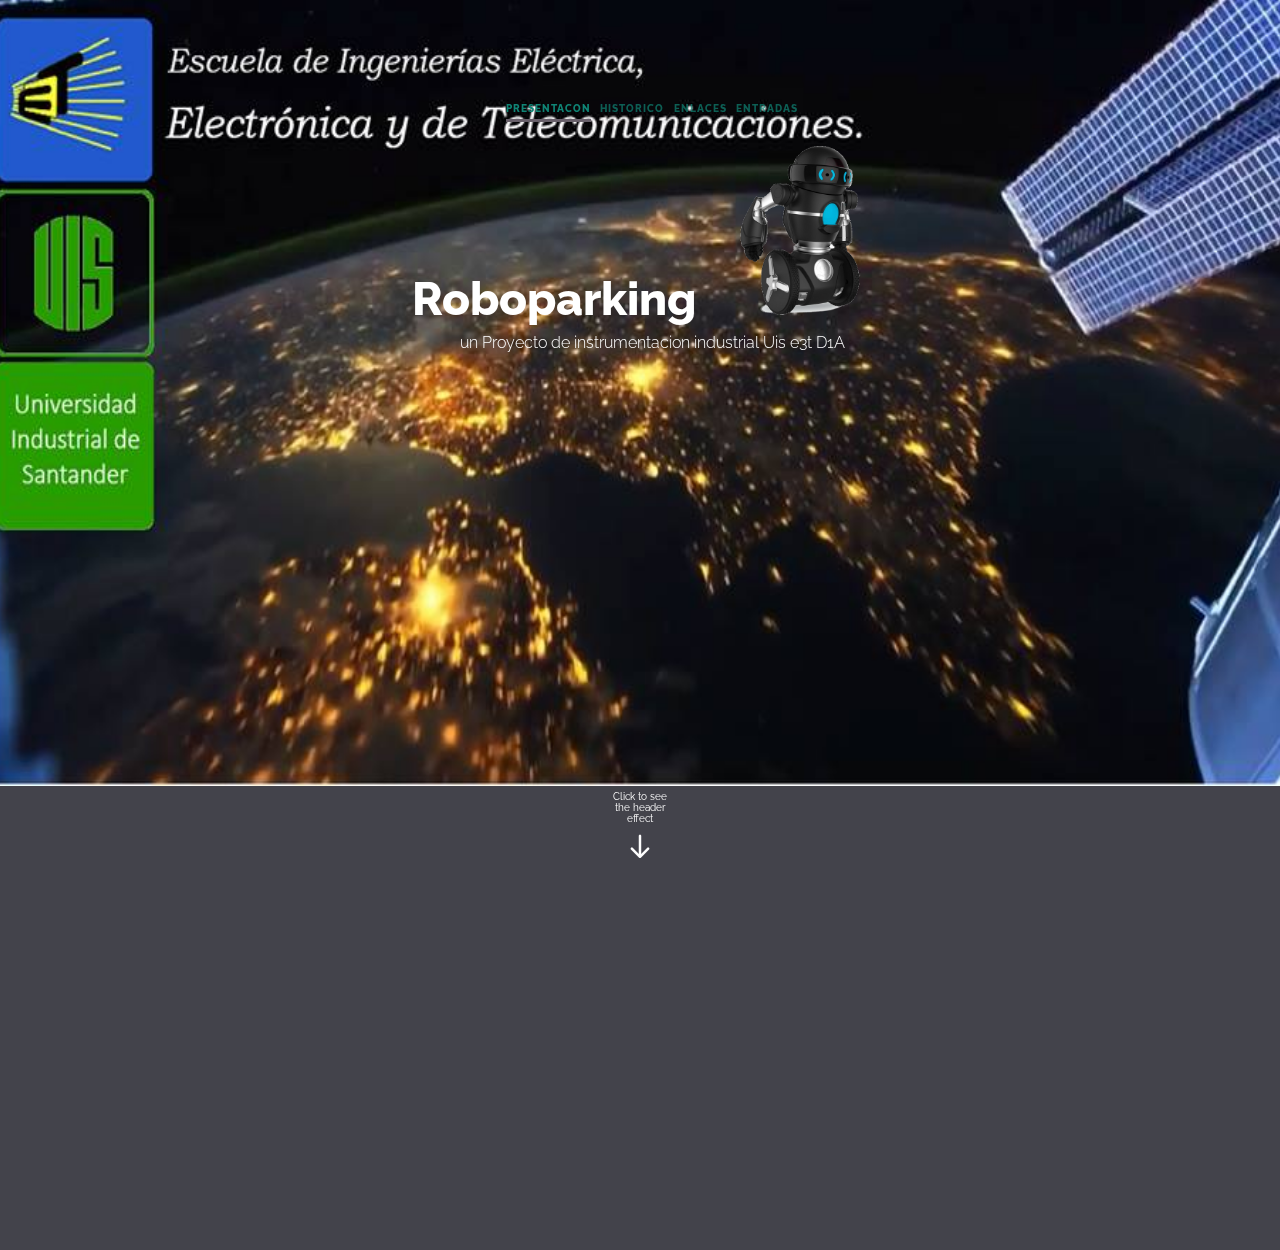
<file: index.html>
<!DOCTYPE html>
<html lang="en" class="no-js">
	<head>
		<meta charset="utf-8" />
		<meta http-equiv="X-UA-Compatible" content="IE=edge"> 
		<meta name="viewport" content="width=device-width, initial-scale=1"> 
		<title>Roboparking</title>
		<meta name="description" content="Inspiration for Article Intro Effects" />
		<meta name="keywords" content="title, header, effect, scroll, inspiration, medium, web design" />
		<meta name="author" content="Codrops" />
		<link rel="shortcut icon" href="../favicon.ico">
		<link rel="stylesheet" type="text/css" href="css/normalize.css" />
		<link rel="stylesheet" type="text/css" href="css/demo.css" />
		<link rel="stylesheet" type="text/css" href="css/component.css" />
		<style type="text/css">
		body,td,th {
	font-family: Raleway, Arial, sans-serif;
	font-size: 14px;
}
        </style>
		<!--[if IE]>
  		<script src="http://html5shiv.googlecode.com/svn/trunk/html5.js"></script>
		<![endif]-->
	</head>
	<body class="demo-1">
		<div id="container" class="container intro-effect-push">
			<!-- Top Navigation -->
			<div class="codrops-top clearfix"></div>
			<header class="header">
			  <div class="bg-img"><img src="img/18073361_1460584127338381_53939243_n.jpg" alt="Background Image" width="1200" height="800"/></div>
				<div class="title">
					<nav class="codrops-demos">
						<p><a class="current-demo" href="index.html">Presentacon</a><a href="index3.html">historico</a><a href="index4.html">enlaces</a><a href="index5.html">Entradas</a></p>
</nav>
<h1> Roboparking <img src="img/18109862_1460584000671727_1863619000_n.png" width="186" height="169"></h1>
<p>un Proyecto de instrumentacion industrial Uis e3t D1A</p>
				</div>
			</header>
			<button class="trigger" data-info="Click to see the header effect"><span>Trigger</span></button>
			<div class="title">
				<nav class="codrops-demos">
						<p><a class="current-demo" href="index.html">Presentacion</a>
						  <a href="index.html">presentacion</a><a href="index3.html">Historico</a><a href="index4.html">enlaces</a>
						  <a href="index5.html">Entradas</a></p>
</nav>
				<h1><strong>Presentación </strong></h1>
				<p><strong>Cónoce un poco de nosotros</strong></p>
			</div>
	<article class="content">
	  <div>
				  <p>Este Blog fue creado para el proyecto del curso, propuesto en la materia Instrumentación Electrónica del Programa de Ingeniería Electrónica de la Universidad Industrial de Santander.</p>
					<p>Dicho proyecto consiste en el diseño, implementación y validación de un sistema para identificar y ubicar las plaza libres del parqueadero ubicado en la zona posterior del Auditorio Luis A. Calvo.</p>
					<p><img src="img/18073195_1460583997338394_641812429_n.jpg" alt="" width="280" height="360" align="absmiddle"></p>
		  </div></article>
			<section class="related">
				<p><!-- Load Facebook SDK for JavaScript -->
 <div class="fb-like" data-href="https://developers.facebook.com/docs/plugins/" data-layout="standard" data-action="like" data-size="small" data-show-faces="true" data-share="true"></div> <div id="fb-root"></div>
  <script>(function(d, s, id) {
    var js, fjs = d.getElementsByTagName(s)[0];
    if (d.getElementById(id)) return;
    js = d.createElement(s); js.id = id;
    js.src = "//connect.facebook.net/en_US/sdk.js#xfbml=1";
    fjs.parentNode.insertBefore(js, fjs);
  }(document, 'script', 'facebook-jssdk'));</script>

  <!-- Your like button code -->
  <div class="fb-like" 
    data-href="https://www.facebook.com/RoboParking1/" 
    data-layout="standard" 
    data-action="like" 
    data-show-faces="true">
  </div>

</body>
</html>&nbsp;</p><div id="fb-root"></div>
<script>(function(d, s, id) {
  var js, fjs = d.getElementsByTagName(s)[0];
  if (d.getElementById(id)) return;
  js = d.createElement(s); js.id = id;
  js.src = "//connect.facebook.net/es_ES/sdk.js#xfbml=1&version=v2.9";
  fjs.parentNode.insertBefore(js, fjs);
}(document, 'script', 'facebook-jssdk'));</script>
				<div><a href="http://tympanus.net/Development/HeaderEffects/"><h4>&nbsp;</h4></a></div>
				<div><a href="http://tympanus.net/Tutorials/MediumStylePageTransition/"><h4>
				  <div class="fb-share-button" data-href="https://roboparking.github.io/roboparking" data-layout="box_count" data-size="large" data-mobile-iframe="true"><a class="fb-xfbml-parse-ignore" target="_blank" href="https://www.facebook.com/sharer/sharer.php?u=https%3A%2F%2Froboparking.github.io%2Froboparking&amp;src=sdkpreparse">
				    <p><div id="fb-root"></div>
<script>(function(d, s, id) {
  var js, fjs = d.getElementsByTagName(s)[0];
  if (d.getElementById(id)) return;
  js = d.createElement(s); js.id = id;
  js.src = "//connect.facebook.net/es_ES/sdk.js#xfbml=1&version=v2.9";
  fjs.parentNode.insertBefore(js, fjs);
}(document, 'script', 'facebook-jssdk'));</script>&nbsp;</p>
				  </div>
				  &nbsp;</h4></a></div>
			</section>
		</div><!-- /container -->
		<script src="js/classie.js"></script>
		<script>
			(function() {

				// detect if IE : from http://stackoverflow.com/a/16657946		
				var ie = (function(){
					var undef,rv = -1; // Return value assumes failure.
					var ua = window.navigator.userAgent;
					var msie = ua.indexOf('MSIE ');
					var trident = ua.indexOf('Trident/');

					if (msie > 0) {
						// IE 10 or older => return version number
						rv = parseInt(ua.substring(msie + 5, ua.indexOf('.', msie)), 10);
					} else if (trident > 0) {
						// IE 11 (or newer) => return version number
						var rvNum = ua.indexOf('rv:');
						rv = parseInt(ua.substring(rvNum + 3, ua.indexOf('.', rvNum)), 10);
					}

					return ((rv > -1) ? rv : undef);
				}());


				// disable/enable scroll (mousewheel and keys) from http://stackoverflow.com/a/4770179					
				// left: 37, up: 38, right: 39, down: 40,
				// spacebar: 32, pageup: 33, pagedown: 34, end: 35, home: 36
				var keys = [32, 37, 38, 39, 40], wheelIter = 0;

				function preventDefault(e) {
					e = e || window.event;
					if (e.preventDefault)
					e.preventDefault();
					e.returnValue = false;  
				}

				function keydown(e) {
					for (var i = keys.length; i--;) {
						if (e.keyCode === keys[i]) {
							preventDefault(e);
							return;
						}
					}
				}

				function touchmove(e) {
					preventDefault(e);
				}

				function wheel(e) {
					// for IE 
					//if( ie ) {
						//preventDefault(e);
					//}
				}

				function disable_scroll() {
					window.onmousewheel = document.onmousewheel = wheel;
					document.onkeydown = keydown;
					document.body.ontouchmove = touchmove;
				}

				function enable_scroll() {
					window.onmousewheel = document.onmousewheel = document.onkeydown = document.body.ontouchmove = null;  
				}

				var docElem = window.document.documentElement,
					scrollVal,
					isRevealed, 
					noscroll, 
					isAnimating,
					container = document.getElementById( 'container' ),
					trigger = container.querySelector( 'button.trigger' );

				function scrollY() {
					return window.pageYOffset || docElem.scrollTop;
				}
				
				function scrollPage() {
					scrollVal = scrollY();
					
					if( noscroll && !ie ) {
						if( scrollVal < 0 ) return false;
						// keep it that way
						window.scrollTo( 0, 0 );
					}

					if( classie.has( container, 'notrans' ) ) {
						classie.remove( container, 'notrans' );
						return false;
					}

					if( isAnimating ) {
						return false;
					}
					
					if( scrollVal <= 0 && isRevealed ) {
						toggle(0);
					}
					else if( scrollVal > 0 && !isRevealed ){
						toggle(1);
					}
				}

				function toggle( reveal ) {
					isAnimating = true;
					
					if( reveal ) {
						classie.add( container, 'modify' );
					}
					else {
						noscroll = true;
						disable_scroll();
						classie.remove( container, 'modify' );
					}

					// simulating the end of the transition:
					setTimeout( function() {
						isRevealed = !isRevealed;
						isAnimating = false;
						if( reveal ) {
							noscroll = false;
							enable_scroll();
						}
					}, 1200 );
				}

				// refreshing the page...
				var pageScroll = scrollY();
				noscroll = pageScroll === 0;
				
				disable_scroll();
				
				if( pageScroll ) {
					isRevealed = true;
					classie.add( container, 'notrans' );
					classie.add( container, 'modify' );
				}
				
				window.addEventListener( 'scroll', scrollPage );
				trigger.addEventListener( 'click', function() { toggle( 'reveal' ); } );
			})();
		</script>
	</body>
</html>
</file>
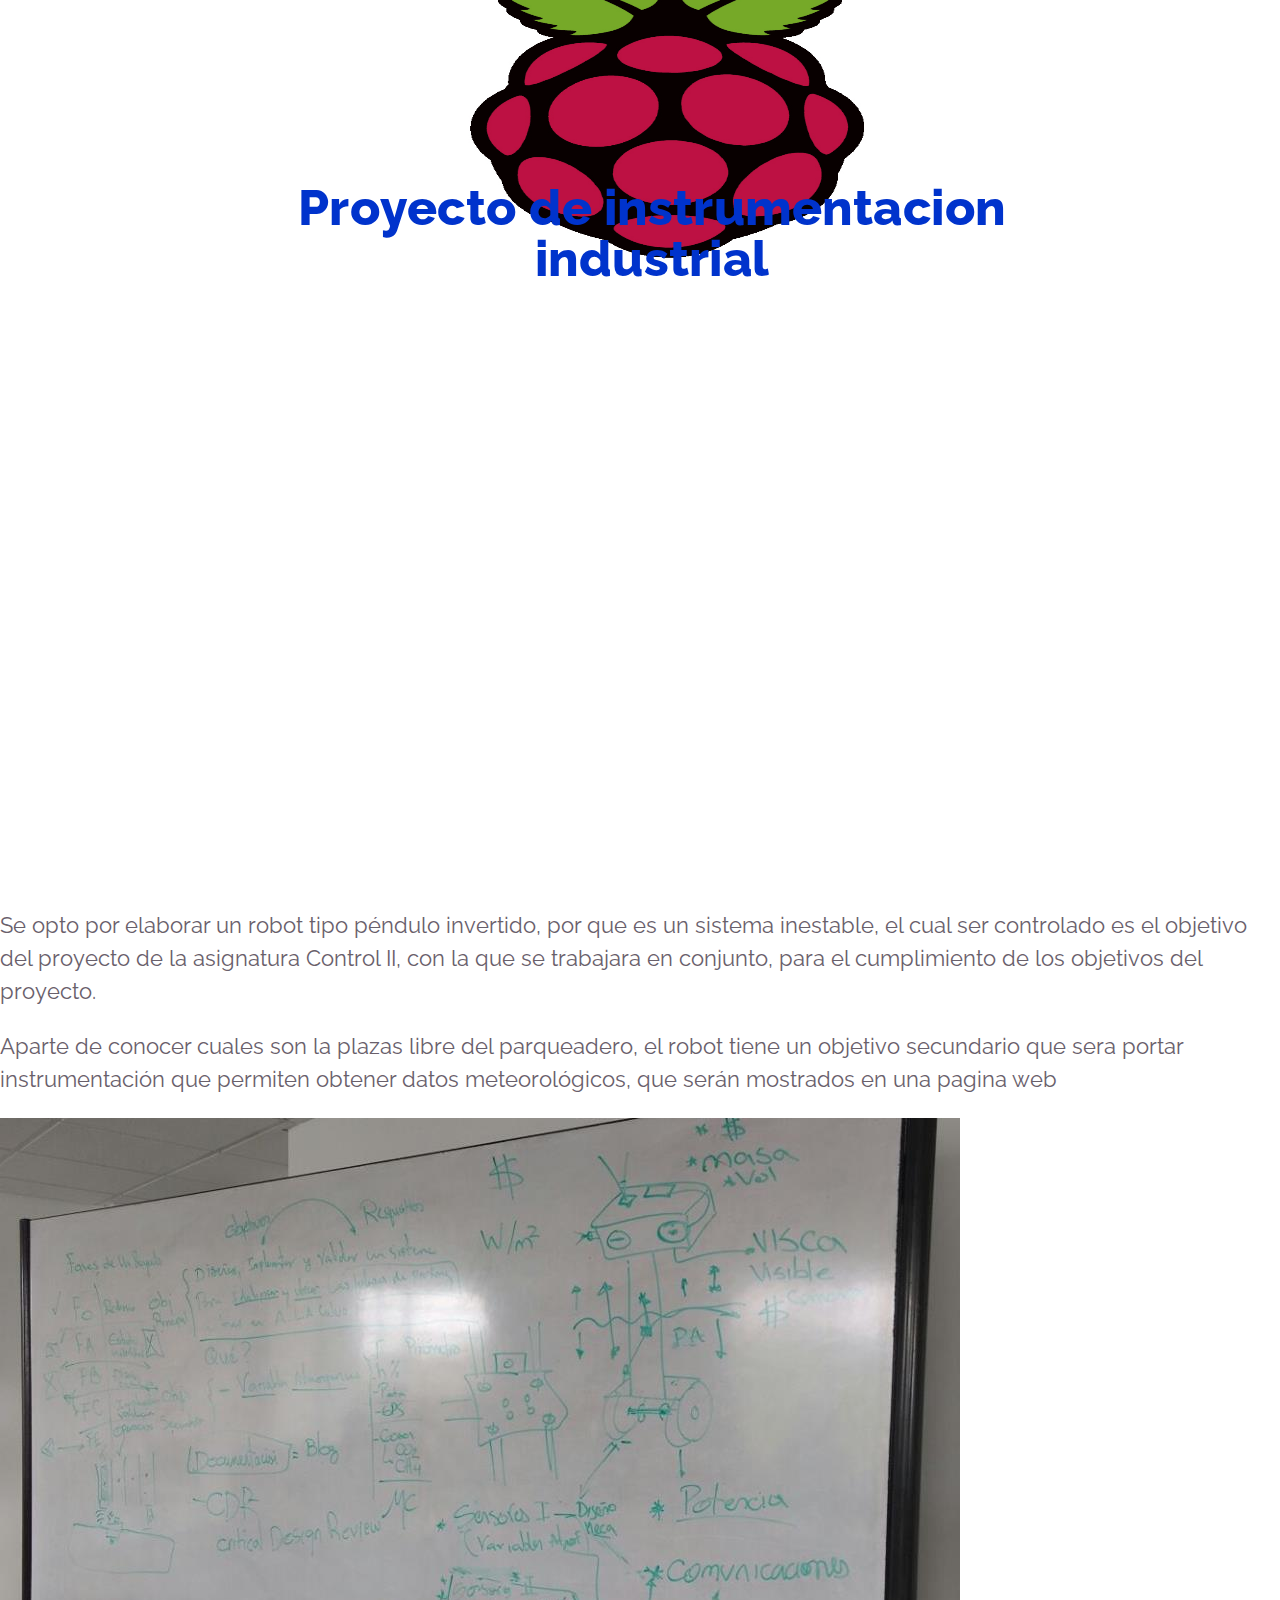
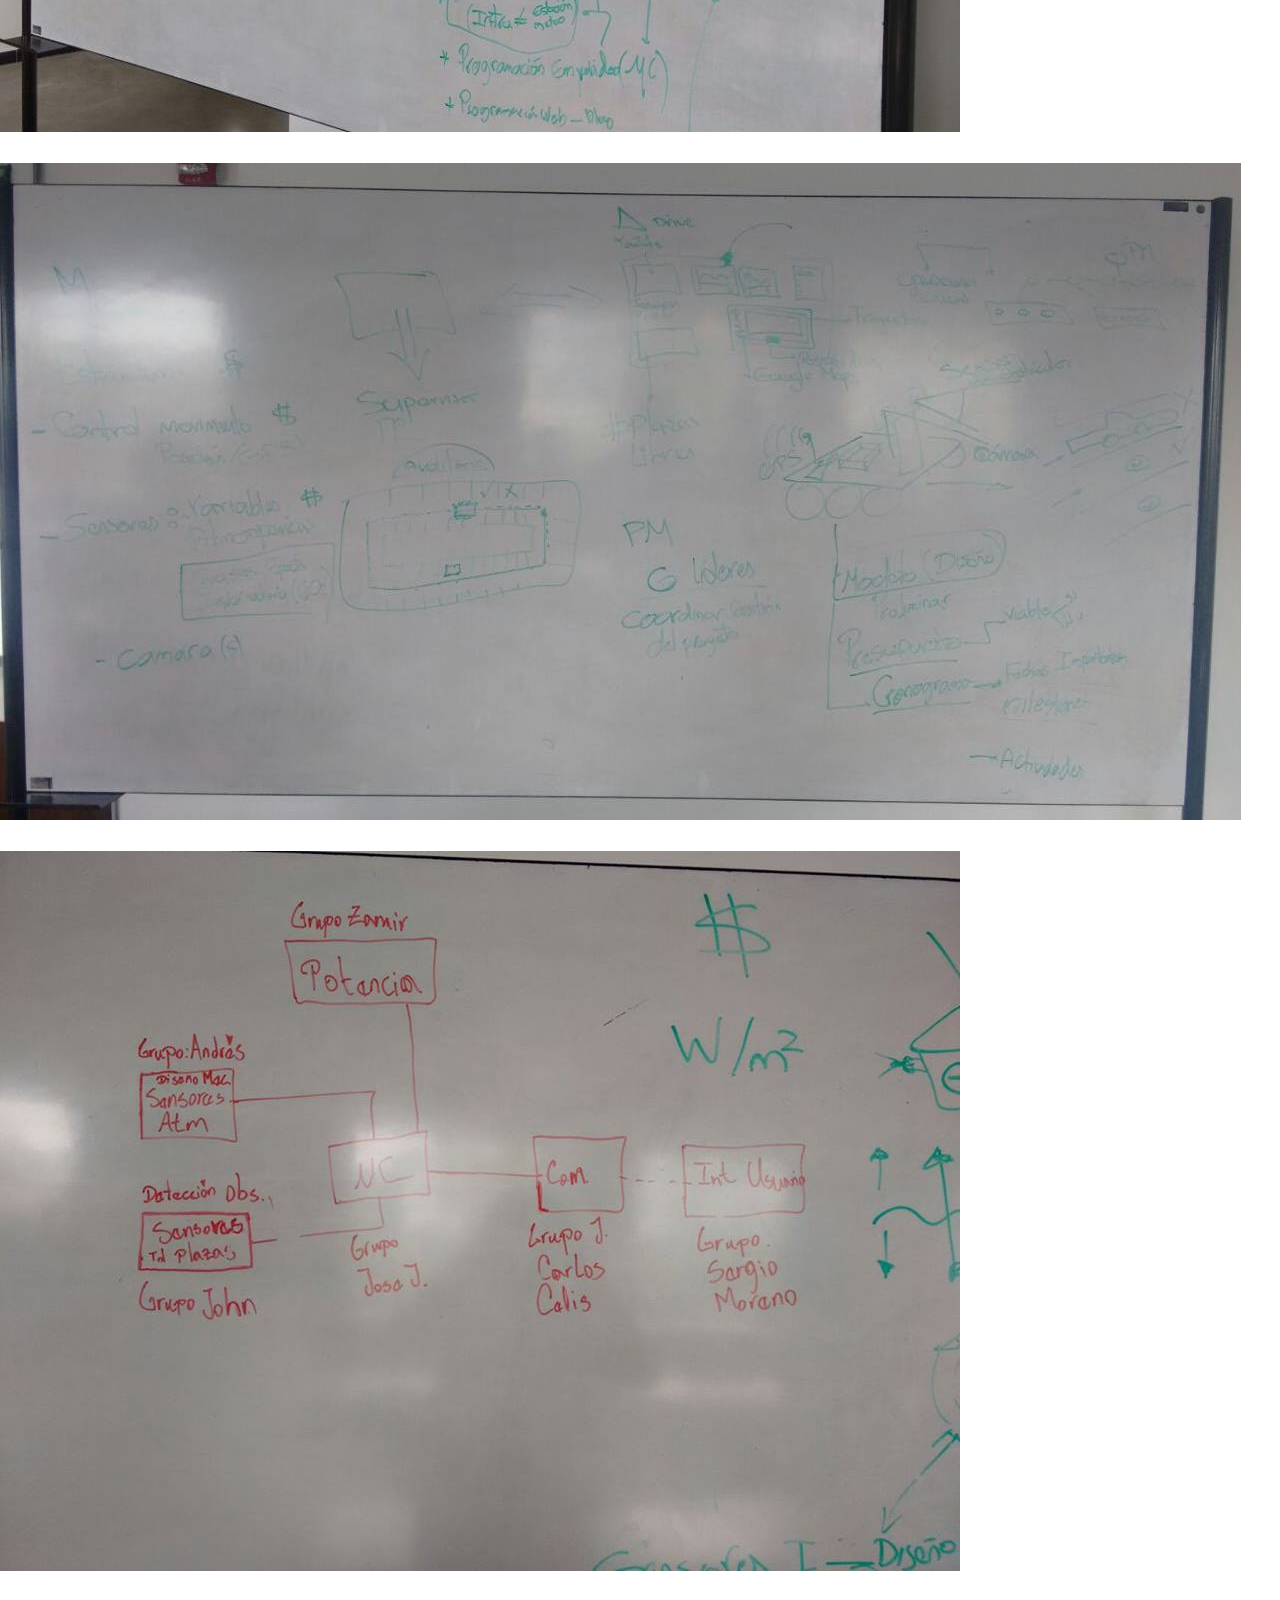
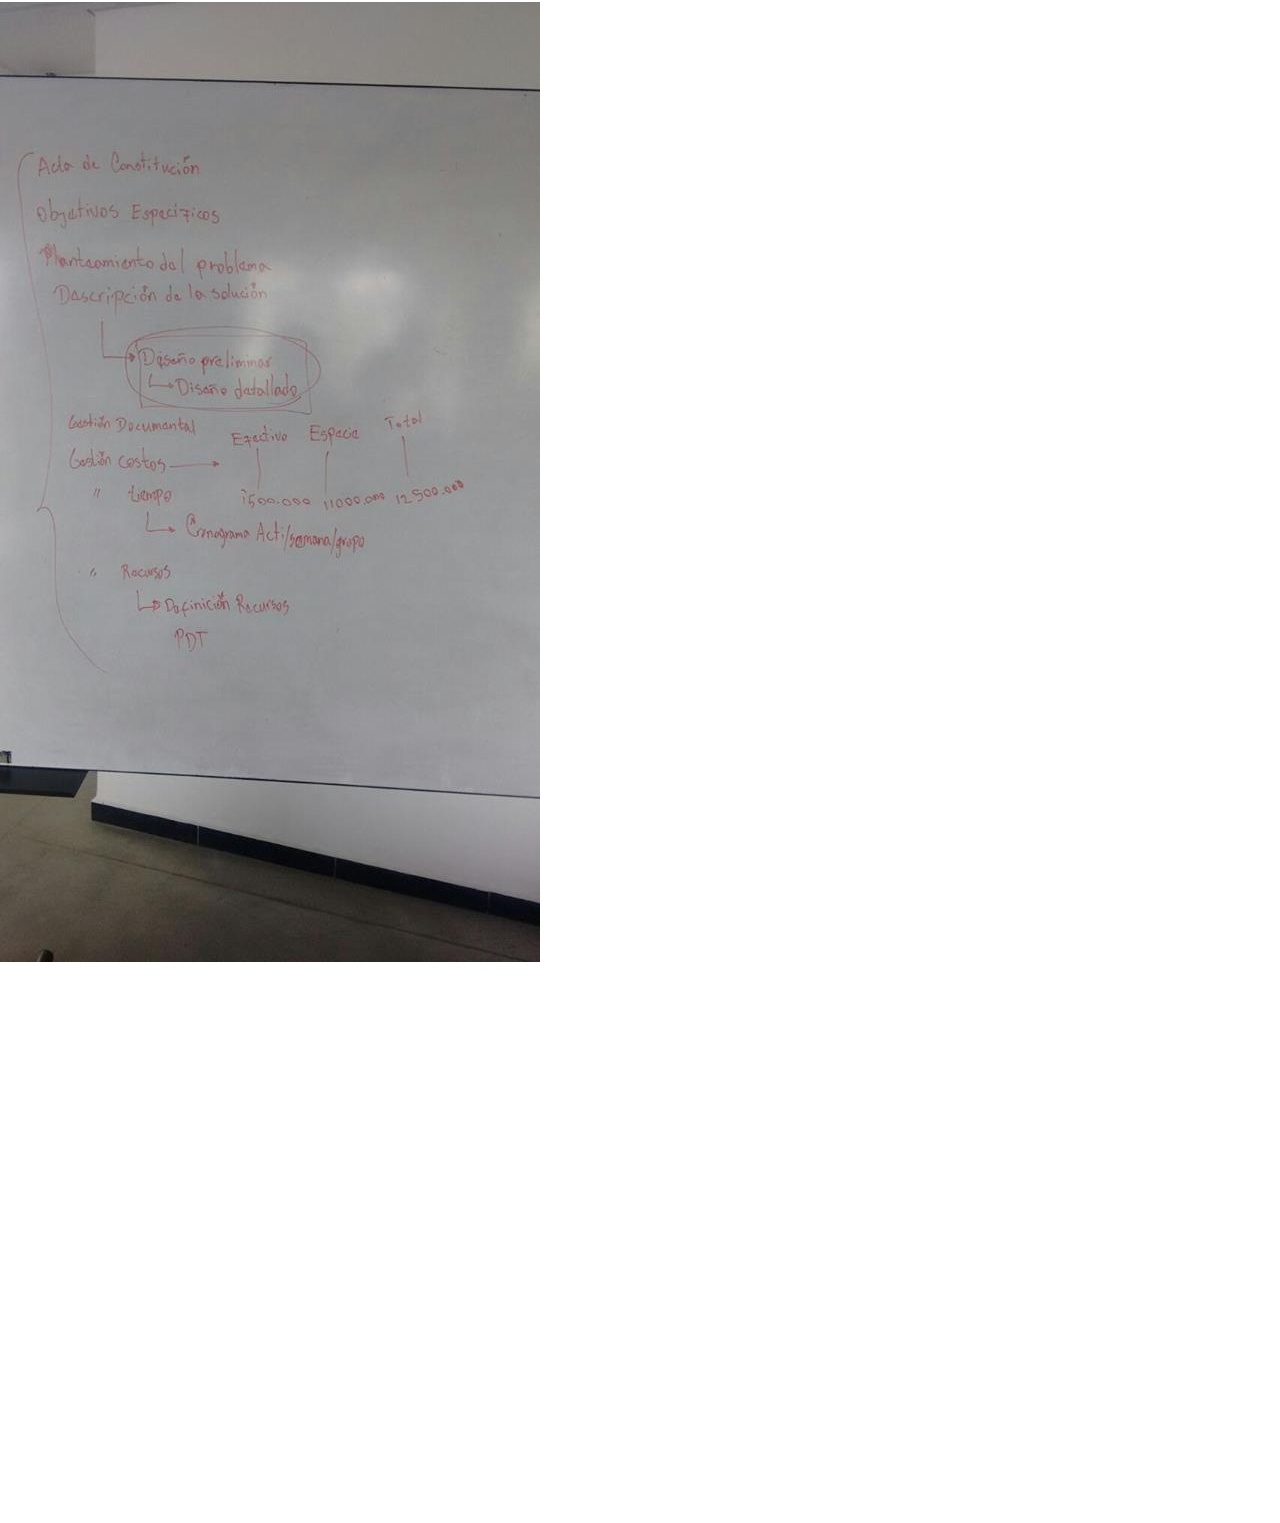
<file: index3.html>
<!DOCTYPE html>
<html lang="en" class="no-js">
	<head>
		<meta charset="UTF-8" />
		<meta http-equiv="X-UA-Compatible" content="IE=edge"> 
		<meta name="viewport" content="width=device-width, initial-scale=1"> 
		<title>roboparking2</title>
		<meta name="description" content="Inspiration for Article Intro Effects" />
		<meta name="keywords" content="title, header, effect, scroll, inspiration, medium, web design" />
		<meta name="author" content="Codrops" />
		<link rel="shortcut icon" href="../favicon.ico">
		<link rel="stylesheet" type="text/css" href="css/normalize.css" />
		<link rel="stylesheet" type="text/css" href="css/demo.css" />
		<link rel="stylesheet" type="text/css" href="css/component.css" />
		<!--[if IE]>
  		<script src="http://html5shiv.googlecode.com/svn/trunk/html5.js"></script>
		<![endif]-->
	</head>
	<body class="demo-3">
		<div id="container" class="container intro-effect-sliced">
			<!-- Top Navigation -->
			<div class="codrops-top clearfix"></div>
			<header class="header">
				<div class="bg-img"><img src="img/pi_white.jpg" alt="Background Image" width="1113" height="1200" /></div>
				<div class="title">
					<nav class="codrops-demos">
						<p><a href="index.html">Presentacion </a>
						  <a href="index2.html">historico</a>
						  <a class="current-demo" href="index3.html"></a>
						  <a href="index4.html">Enlaces</a>
						  <a href="index5.html">Entradas</a>
						  <a href="index6.html"></a>
						  <a href="index7.html"></a></p>
                    </nav>
					<h1>Proyecto de instrumentacion industrial</h1>
					<p>ROBOPARKING</p>
				</div>
				<div class="bg-img"></div>
			</header>
			<button class="trigger" data-info="Click to see the header effect"><span>Trigger</span></button>
			<article class="content">
				<div>
					<p>&nbsp;</p>
				</div>
		      <p>Se opto por elaborar un robot tipo péndulo invertido, por que es un sistema inestable, el cual ser controlado es el objetivo del proyecto de la asignatura Control II, con la que se trabajara en conjunto, para el cumplimiento de los objetivos del proyecto.</p>
		      <p>Aparte de conocer cuales son la plazas libre del parqueadero, el robot tiene un objetivo secundario que sera portar instrumentación que permiten obtener datos meteorológicos, que serán mostrados en una pagina web</p>
		      <p><img src="img/18109465_1460726480657479_1479393885_n.jpg" width="960" height="614"></p>
		      <p><img src="img/18090927_1460726523990808_1411196652_o.jpg" width="1241" height="657"></p>
		      <p><img src="img/18072616_1460726473990813_1551492396_n.jpg" width="960" height="720"></p>
		      <p><img src="img/18073349_1460726460657481_91694467_n.jpg" width="540" height="960" align="middle"></p>
			    <p>&nbsp;</p>
            </article>
			<section class="related">
				<p>&nbsp;</p>
				<div><a href="http://tympanus.net/Development/HeaderEffects/"><h4>&nbsp;</h4></a></div>
				<div><a href="http://tympanus.net/Tutorials/MediumStylePageTransition/"></a></div>
			</section>
		</div><!-- /container -->
		<script src="js/classie.js"></script>
		<script>
			(function() {

				// detect if IE : from http://stackoverflow.com/a/16657946		
				var ie = (function(){
					var undef,rv = -1; // Return value assumes failure.
					var ua = window.navigator.userAgent;
					var msie = ua.indexOf('MSIE ');
					var trident = ua.indexOf('Trident/');

					if (msie > 0) {
						// IE 10 or older => return version number
						rv = parseInt(ua.substring(msie + 5, ua.indexOf('.', msie)), 10);
					} else if (trident > 0) {
						// IE 11 (or newer) => return version number
						var rvNum = ua.indexOf('rv:');
						rv = parseInt(ua.substring(rvNum + 3, ua.indexOf('.', rvNum)), 10);
					}

					return ((rv > -1) ? rv : undef);
				}());


				// disable/enable scroll (mousewheel and keys) from http://stackoverflow.com/a/4770179					
				// left: 37, up: 38, right: 39, down: 40,
				// spacebar: 32, pageup: 33, pagedown: 34, end: 35, home: 36
				var keys = [32, 37, 38, 39, 40], wheelIter = 0;

				function preventDefault(e) {
					e = e || window.event;
					if (e.preventDefault)
					e.preventDefault();
					e.returnValue = false;  
				}

				function keydown(e) {
					for (var i = keys.length; i--;) {
						if (e.keyCode === keys[i]) {
							preventDefault(e);
							return;
						}
					}
				}

				function touchmove(e) {
					preventDefault(e);
				}

				function wheel(e) {
					// for IE 
					//if( ie ) {
						//preventDefault(e);
					//}
				}

				function disable_scroll() {
					window.onmousewheel = document.onmousewheel = wheel;
					document.onkeydown = keydown;
					document.body.ontouchmove = touchmove;
				}

				function enable_scroll() {
					window.onmousewheel = document.onmousewheel = document.onkeydown = document.body.ontouchmove = null;  
				}

				var docElem = window.document.documentElement,
					scrollVal,
					isRevealed, 
					noscroll, 
					isAnimating,
					container = document.getElementById( 'container' ),
					trigger = container.querySelector( 'button.trigger' );

				function scrollY() {
					return window.pageYOffset || docElem.scrollTop;
				}
				
				function scrollPage() {
					scrollVal = scrollY();
					
					if( noscroll && !ie ) {
						if( scrollVal < 0 ) return false;
						// keep it that way
						window.scrollTo( 0, 0 );
					}

					if( classie.has( container, 'notrans' ) ) {
						classie.remove( container, 'notrans' );
						return false;
					}

					if( isAnimating ) {
						return false;
					}
					
					if( scrollVal <= 0 && isRevealed ) {
						toggle(0);
					}
					else if( scrollVal > 0 && !isRevealed ){
						toggle(1);
					}
				}

				function toggle( reveal ) {
					isAnimating = true;
					
					if( reveal ) {
						classie.add( container, 'modify' );
					}
					else {
						noscroll = true;
						disable_scroll();
						classie.remove( container, 'modify' );
					}

					// simulating the end of the transition:
					setTimeout( function() {
						isRevealed = !isRevealed;
						isAnimating = false;
						if( reveal ) {
							noscroll = false;
							enable_scroll();
						}
					}, 600 );
				}

				// refreshing the page...
				var pageScroll = scrollY();
				noscroll = pageScroll === 0;
				
				disable_scroll();
				
				if( pageScroll ) {
					isRevealed = true;
					classie.add( container, 'notrans' );
					classie.add( container, 'modify' );
				}
				
				window.addEventListener( 'scroll', scrollPage );
				trigger.addEventListener( 'click', function() { toggle( 'reveal' ); } );
			})();
		</script>
	</body>
</html>
</file>
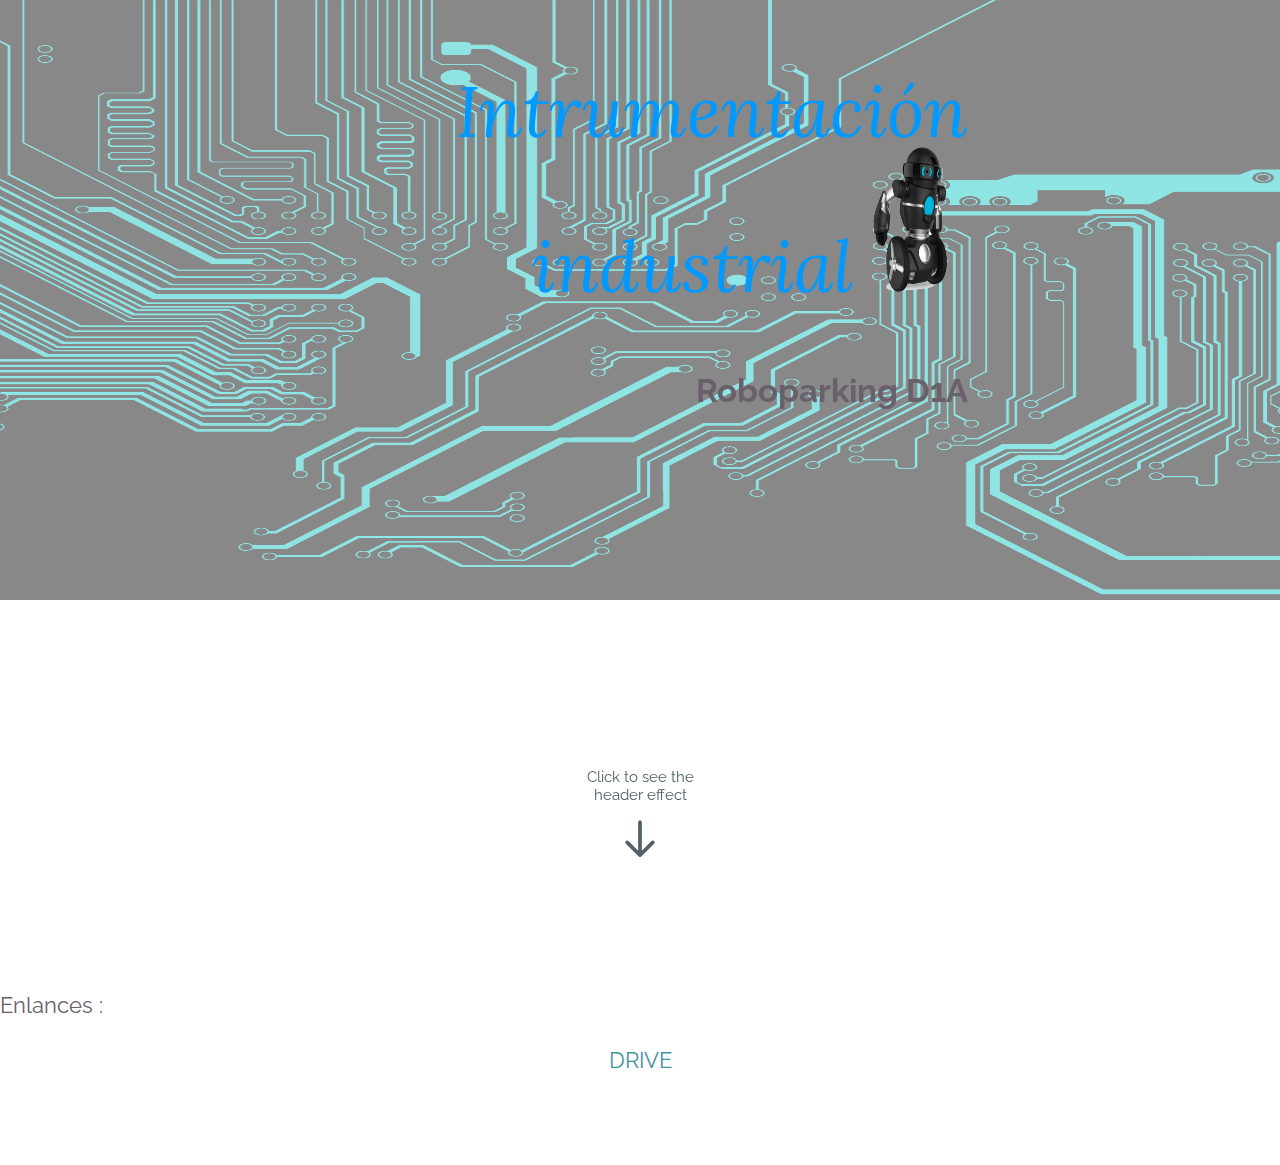
<file: index4.html>
<!DOCTYPE html>
<html lang="en" class="no-js">
	<head>
		<meta charset="UTF-8" />
		<meta http-equiv="X-UA-Compatible" content="IE=edge"> 
		<meta name="viewport" content="width=device-width, initial-scale=1"> 
		<title>roboparking3</title>
		<meta name="description" content="Inspiration for Article Intro Effects" />
		<meta name="keywords" content="title, header, effect, scroll, inspiration, medium, web design" />
		<meta name="author" content="Codrops" />
		<link rel="shortcut icon" href="../favicon.ico">
		<link rel="stylesheet" type="text/css" href="css/normalize.css" />
		<link rel="stylesheet" type="text/css" href="css/demo.css" />
		<link rel="stylesheet" type="text/css" href="css/component.css" />
		<!--[if IE]>
  		<script src="http://html5shiv.googlecode.com/svn/trunk/html5.js"></script>
		<![endif]-->
	</head>
	<body class="demo-4">
		<div id="container" class="container intro-effect-side">
			<!-- Top Navigation -->
			<div class="codrops-top clearfix"></div>
			<header class="header">
			  <div class="bg-img"></div>
				<img src="img/057c717c-7015-47fd-b477-edd23a799f84.png" width="1900" height="600">
				<div class="title">
					<nav class="codrops-demos">
						<p><a href="index.html">Presentacion </a><a href="index3.html">historico</a>
						  <a class="current-demo" href="index4.html">enlaces</a>
						  <a href="index5.html">entradas</a></p>
</nav>
					<h1>Intrumentación industrial<img src="img/18109862_1460584000671727_1863619000_n.png" width="115" height="145"></h1>
					<h2 class="subline">Roboparking D1A</h2>
		      </div>
			</header>
			<button class="trigger" data-info="Click to see the header effect"><span>Trigger</span></button>
			<article class="content">
				<div>
					<p>&nbsp;</p>
				</div>
		      <p>Enlances :</p>
		      <p align="center" class="demo-4"><a href="https://drive.google.com/open?id=0BwNr7QwerKSSaXhxVXMtMGFlaUk">DRIVE</a></p>
			</article>
		</div>
		<!-- /container -->
		<script src="js/classie.js"></script>
		<script>
			(function() {

				// detect if IE : from http://stackoverflow.com/a/16657946		
				var ie = (function(){
					var undef,rv = -1; // Return value assumes failure.
					var ua = window.navigator.userAgent;
					var msie = ua.indexOf('MSIE ');
					var trident = ua.indexOf('Trident/');

					if (msie > 0) {
						// IE 10 or older => return version number
						rv = parseInt(ua.substring(msie + 5, ua.indexOf('.', msie)), 10);
					} else if (trident > 0) {
						// IE 11 (or newer) => return version number
						var rvNum = ua.indexOf('rv:');
						rv = parseInt(ua.substring(rvNum + 3, ua.indexOf('.', rvNum)), 10);
					}

					return ((rv > -1) ? rv : undef);
				}());


				// disable/enable scroll (mousewheel and keys) from http://stackoverflow.com/a/4770179					
				// left: 37, up: 38, right: 39, down: 40,
				// spacebar: 32, pageup: 33, pagedown: 34, end: 35, home: 36
				var keys = [32, 37, 38, 39, 40], wheelIter = 0;

				function preventDefault(e) {
					e = e || window.event;
					if (e.preventDefault)
					e.preventDefault();
					e.returnValue = false;  
				}

				function keydown(e) {
					for (var i = keys.length; i--;) {
						if (e.keyCode === keys[i]) {
							preventDefault(e);
							return;
						}
					}
				}

				function touchmove(e) {
					preventDefault(e);
				}

				function wheel(e) {
					// for IE 
					//if( ie ) {
						//preventDefault(e);
					//}
				}

				function disable_scroll() {
					window.onmousewheel = document.onmousewheel = wheel;
					document.onkeydown = keydown;
					document.body.ontouchmove = touchmove;
				}

				function enable_scroll() {
					window.onmousewheel = document.onmousewheel = document.onkeydown = document.body.ontouchmove = null;  
				}

				var docElem = window.document.documentElement,
					scrollVal,
					isRevealed, 
					noscroll, 
					isAnimating,
					container = document.getElementById( 'container' ),
					trigger = container.querySelector( 'button.trigger' );

				function scrollY() {
					return window.pageYOffset || docElem.scrollTop;
				}
				
				function scrollPage() {
					scrollVal = scrollY();
					
					if( noscroll && !ie ) {
						if( scrollVal < 0 ) return false;
						// keep it that way
						window.scrollTo( 0, 0 );
					}

					if( classie.has( container, 'notrans' ) ) {
						classie.remove( container, 'notrans' );
						return false;
					}

					if( isAnimating ) {
						return false;
					}
					
					if( scrollVal <= 0 && isRevealed ) {
						toggle(0);
					}
					else if( scrollVal > 0 && !isRevealed ){
						toggle(1);
					}
				}

				function toggle( reveal ) {
					isAnimating = true;
					
					if( reveal ) {
						classie.add( container, 'modify' );
					}
					else {
						noscroll = true;
						disable_scroll();
						classie.remove( container, 'modify' );
					}

					// simulating the end of the transition:
					setTimeout( function() {
						isRevealed = !isRevealed;
						isAnimating = false;
						if( reveal ) {
							noscroll = false;
							enable_scroll();
						}
					}, 600 );
				}

				// refreshing the page...
				var pageScroll = scrollY();
				noscroll = pageScroll === 0;
				
				disable_scroll();
				
				if( pageScroll ) {
					isRevealed = true;
					classie.add( container, 'notrans' );
					classie.add( container, 'modify' );
				}
				
				window.addEventListener( 'scroll', scrollPage );
				trigger.addEventListener( 'click', function() { toggle( 'reveal' ); } );
			})();
		</script>
	</body>
</html>
</file>
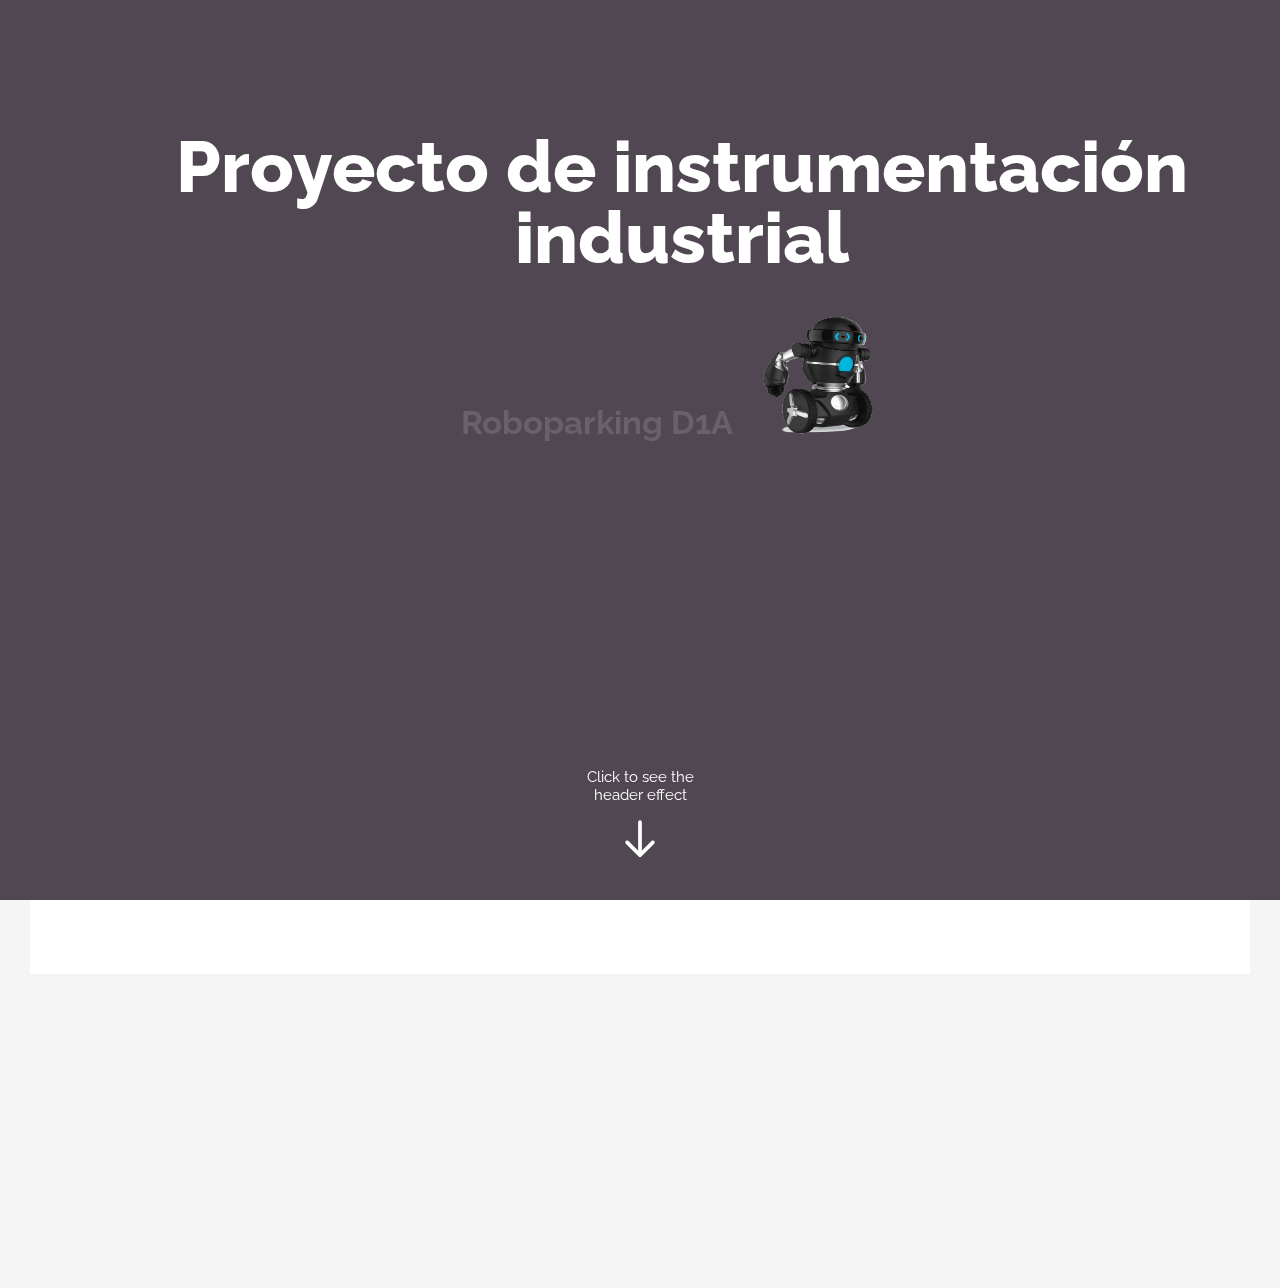
<file: index5.html>
<!DOCTYPE html>
<html lang="en" class="no-js">
	<head>
		<meta charset="UTF-8" />
		<meta http-equiv="X-UA-Compatible" content="IE=edge"> 
		<meta name="viewport" content="width=device-width, initial-scale=1"> 
		<title>roboparking4</title>
		<meta name="description" content="Inspiration for Article Intro Effects" />
		<meta name="keywords" content="title, header, effect, scroll, inspiration, medium, web design" />
		<meta name="author" content="Codrops" />
		<link rel="shortcut icon" href="../favicon.ico">
		<link rel="stylesheet" type="text/css" href="css/normalize.css" />
		<link rel="stylesheet" type="text/css" href="css/demo.css" />
		<link rel="stylesheet" type="text/css" href="css/component.css" />
		<!--[if IE]>
  		<script src="http://html5shiv.googlecode.com/svn/trunk/html5.js"></script>
		<![endif]-->
	</head>
	<body class="demo-7">
		<div id="container" class="container intro-effect-jam3">
			<!-- Top Navigation -->
			<div class="codrops-top clearfix"></div>
			<header class="header">
				<div class="bg-img"></div>
				<div class="title">
					<nav class="codrops-demos">
						<p><a href="index.html">Presentacon</a><a href="index3.html">Historico</a>
					    <a href="index4.html">enlaces</a>
						  <a href="index5.html">Entradas</a></p>
                  </nav>
					<h1>Proyecto de instrumentación industrial</h1>
					<h2>Roboparking D1A<img src="img/18109862_1460584000671727_1863619000_n.png" width="170" height="117"></h2>
				</div>
			</header>
			<button class="trigger" data-info="Click to see the header effect"><span>Trigger</span></button>
			<article class="content">
				<div>
					<p>Sitio en construccion<strong></strong></p>
				</div>
			</article>
			<section class="related">
				<p>&nbsp;</p>
				<div><a href="http://tympanus.net/Tutorials/MediumStylePageTransition/"></a></div>
		  </section>
		</div><!-- /container -->
		<script src="js/classie.js"></script>
		<script>
			(function() {

				// detect if IE : from http://stackoverflow.com/a/16657946		
				var ie = (function(){
					var undef,rv = -1; // Return value assumes failure.
					var ua = window.navigator.userAgent;
					var msie = ua.indexOf('MSIE ');
					var trident = ua.indexOf('Trident/');

					if (msie > 0) {
						// IE 10 or older => return version number
						rv = parseInt(ua.substring(msie + 5, ua.indexOf('.', msie)), 10);
					} else if (trident > 0) {
						// IE 11 (or newer) => return version number
						var rvNum = ua.indexOf('rv:');
						rv = parseInt(ua.substring(rvNum + 3, ua.indexOf('.', rvNum)), 10);
					}

					return ((rv > -1) ? rv : undef);
				}());


				// disable/enable scroll (mousewheel and keys) from http://stackoverflow.com/a/4770179					
				// left: 37, up: 38, right: 39, down: 40,
				// spacebar: 32, pageup: 33, pagedown: 34, end: 35, home: 36
				var keys = [32, 37, 38, 39, 40], wheelIter = 0;

				function preventDefault(e) {
					e = e || window.event;
					if (e.preventDefault)
					e.preventDefault();
					e.returnValue = false;  
				}

				function keydown(e) {
					for (var i = keys.length; i--;) {
						if (e.keyCode === keys[i]) {
							preventDefault(e);
							return;
						}
					}
				}

				function touchmove(e) {
					preventDefault(e);
				}

				function wheel(e) {
					// for IE 
					//if( ie ) {
						//preventDefault(e);
					//}
				}

				function disable_scroll() {
					window.onmousewheel = document.onmousewheel = wheel;
					document.onkeydown = keydown;
					document.body.ontouchmove = touchmove;
				}

				function enable_scroll() {
					window.onmousewheel = document.onmousewheel = document.onkeydown = document.body.ontouchmove = null;  
				}

				var docElem = window.document.documentElement,
					scrollVal,
					isRevealed, 
					noscroll, 
					isAnimating,
					container = document.getElementById( 'container' ),
					trigger = container.querySelector( 'button.trigger' );

				function scrollY() {
					return window.pageYOffset || docElem.scrollTop;
				}
				
				function scrollPage() {
					scrollVal = scrollY();
					
					if( noscroll && !ie ) {
						if( scrollVal < 0 ) return false;
						// keep it that way
						window.scrollTo( 0, 0 );
					}

					if( classie.has( container, 'notrans' ) ) {
						classie.remove( container, 'notrans' );
						return false;
					}

					if( isAnimating ) {
						return false;
					}
					
					if( scrollVal <= 0 && isRevealed ) {
						toggle(0);
					}
					else if( scrollVal > 0 && !isRevealed ){
						toggle(1);
					}
				}

				function toggle( reveal ) {
					isAnimating = true;
					
					if( reveal ) {
						classie.add( container, 'modify' );
					}
					else {
						noscroll = true;
						disable_scroll();
						classie.remove( container, 'modify' );
					}

					// simulating the end of the transition:
					setTimeout( function() {
						isRevealed = !isRevealed;
						isAnimating = false;
						if( reveal ) {
							noscroll = false;
							enable_scroll();
						}
					}, 600 );
				}

				// refreshing the page...
				var pageScroll = scrollY();
				noscroll = pageScroll === 0;
				
				disable_scroll();
				
				if( pageScroll ) {
					isRevealed = true;
					classie.add( container, 'notrans' );
					classie.add( container, 'modify' );
				}
				
				window.addEventListener( 'scroll', scrollPage );
				trigger.addEventListener( 'click', function() { toggle( 'reveal' ); } );
			})();
		</script>
	</body>
</html>
</file>
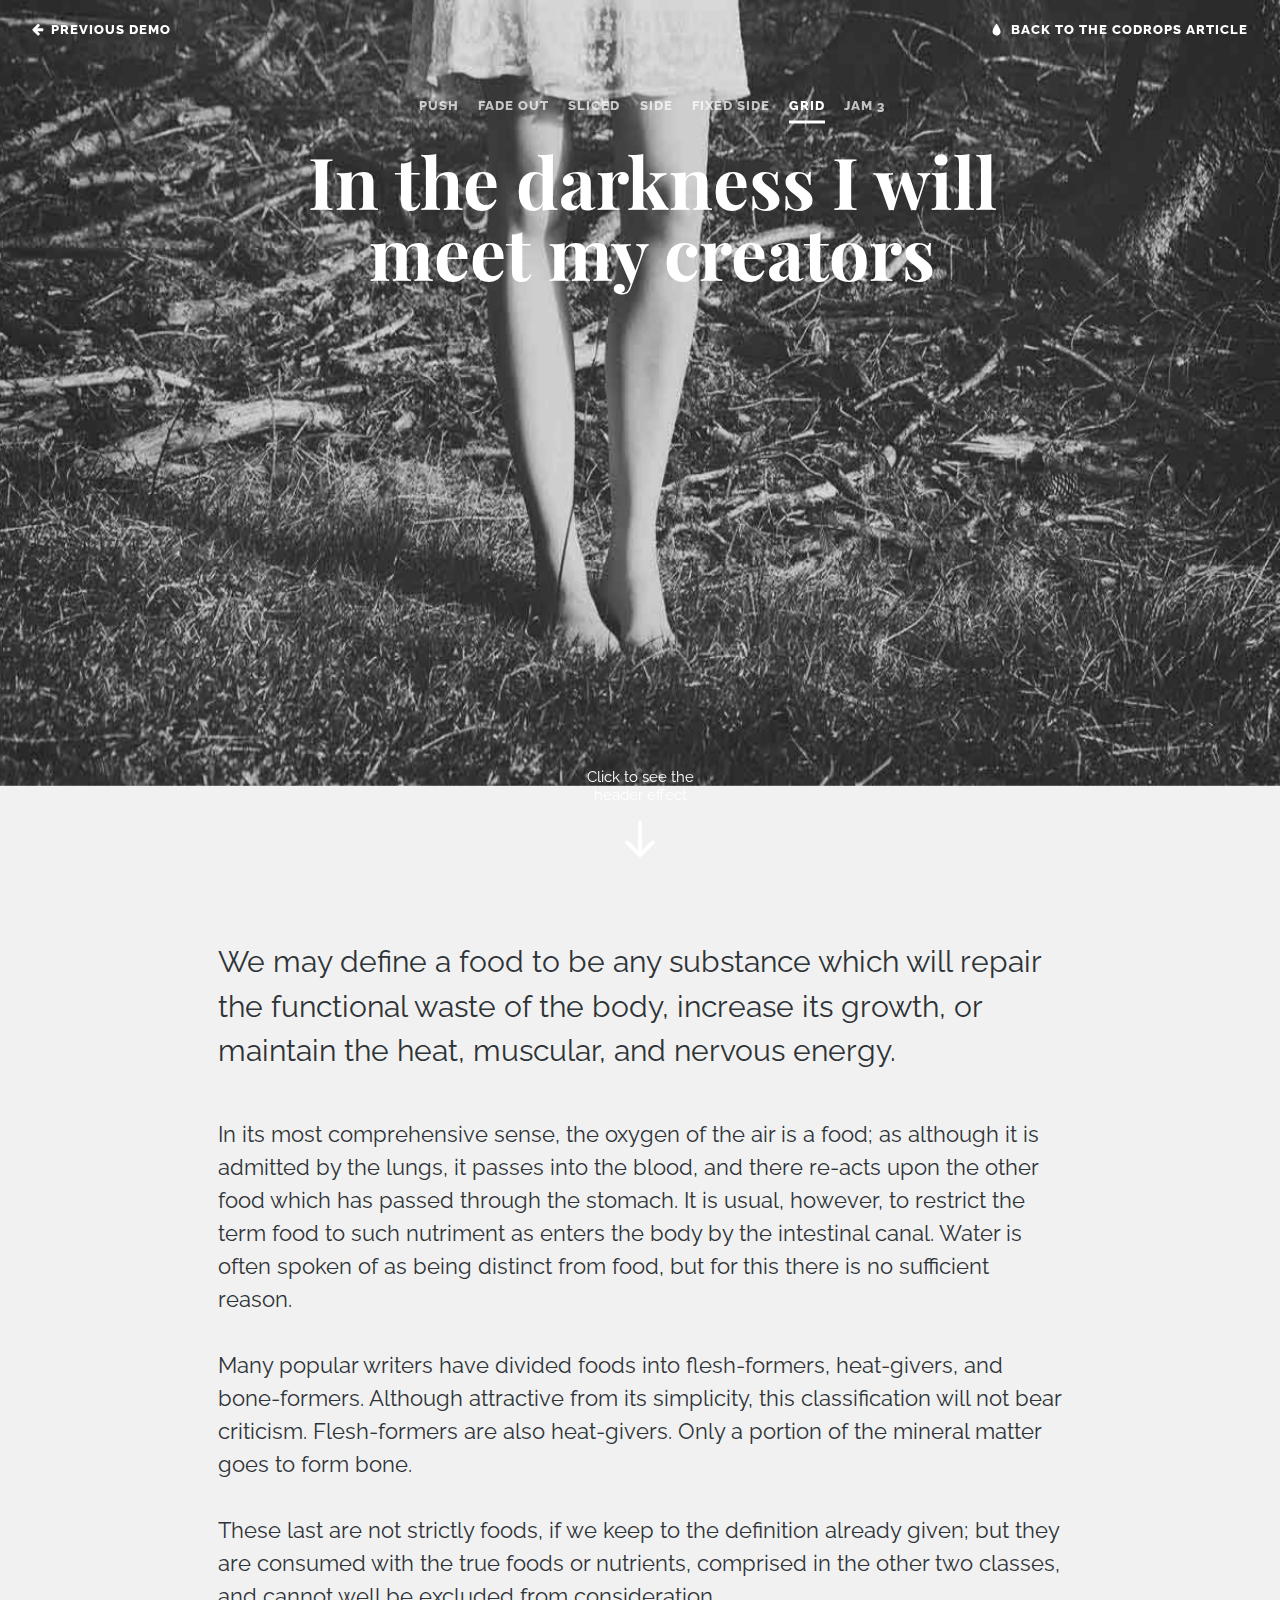
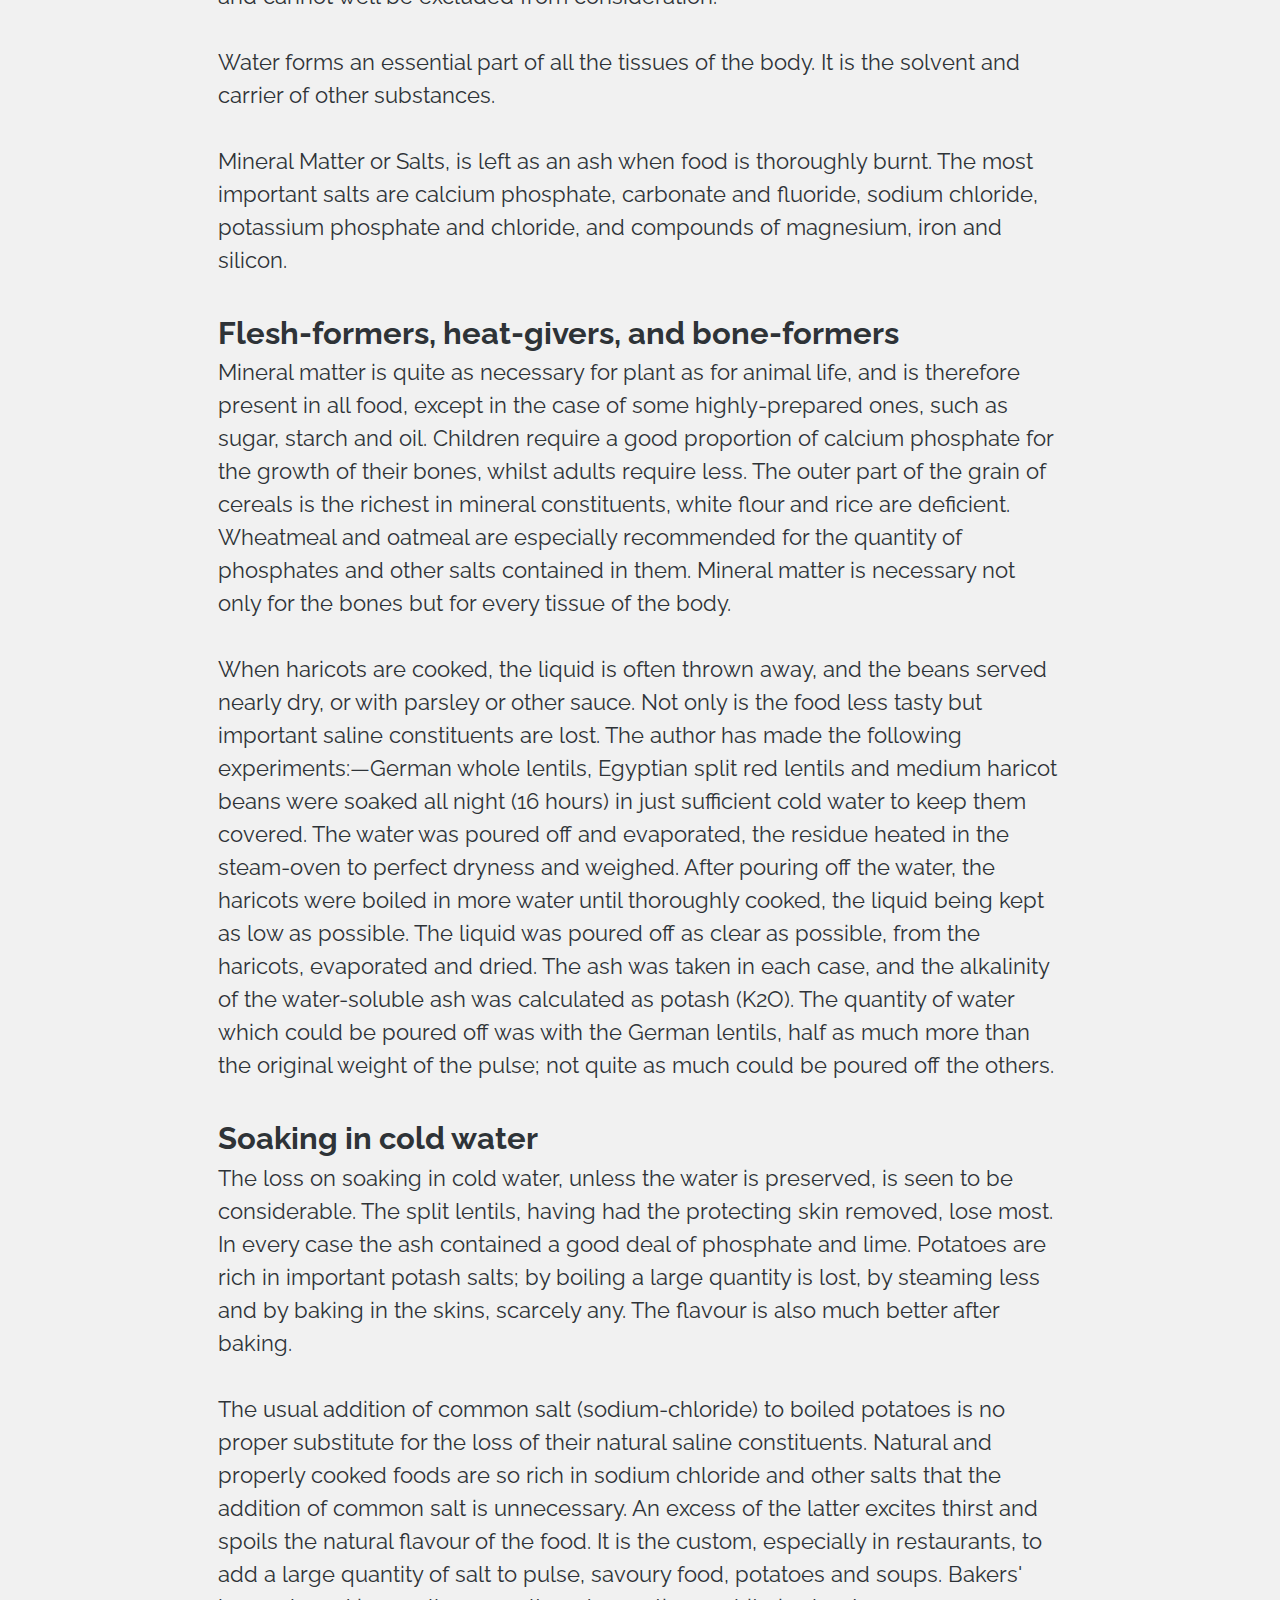
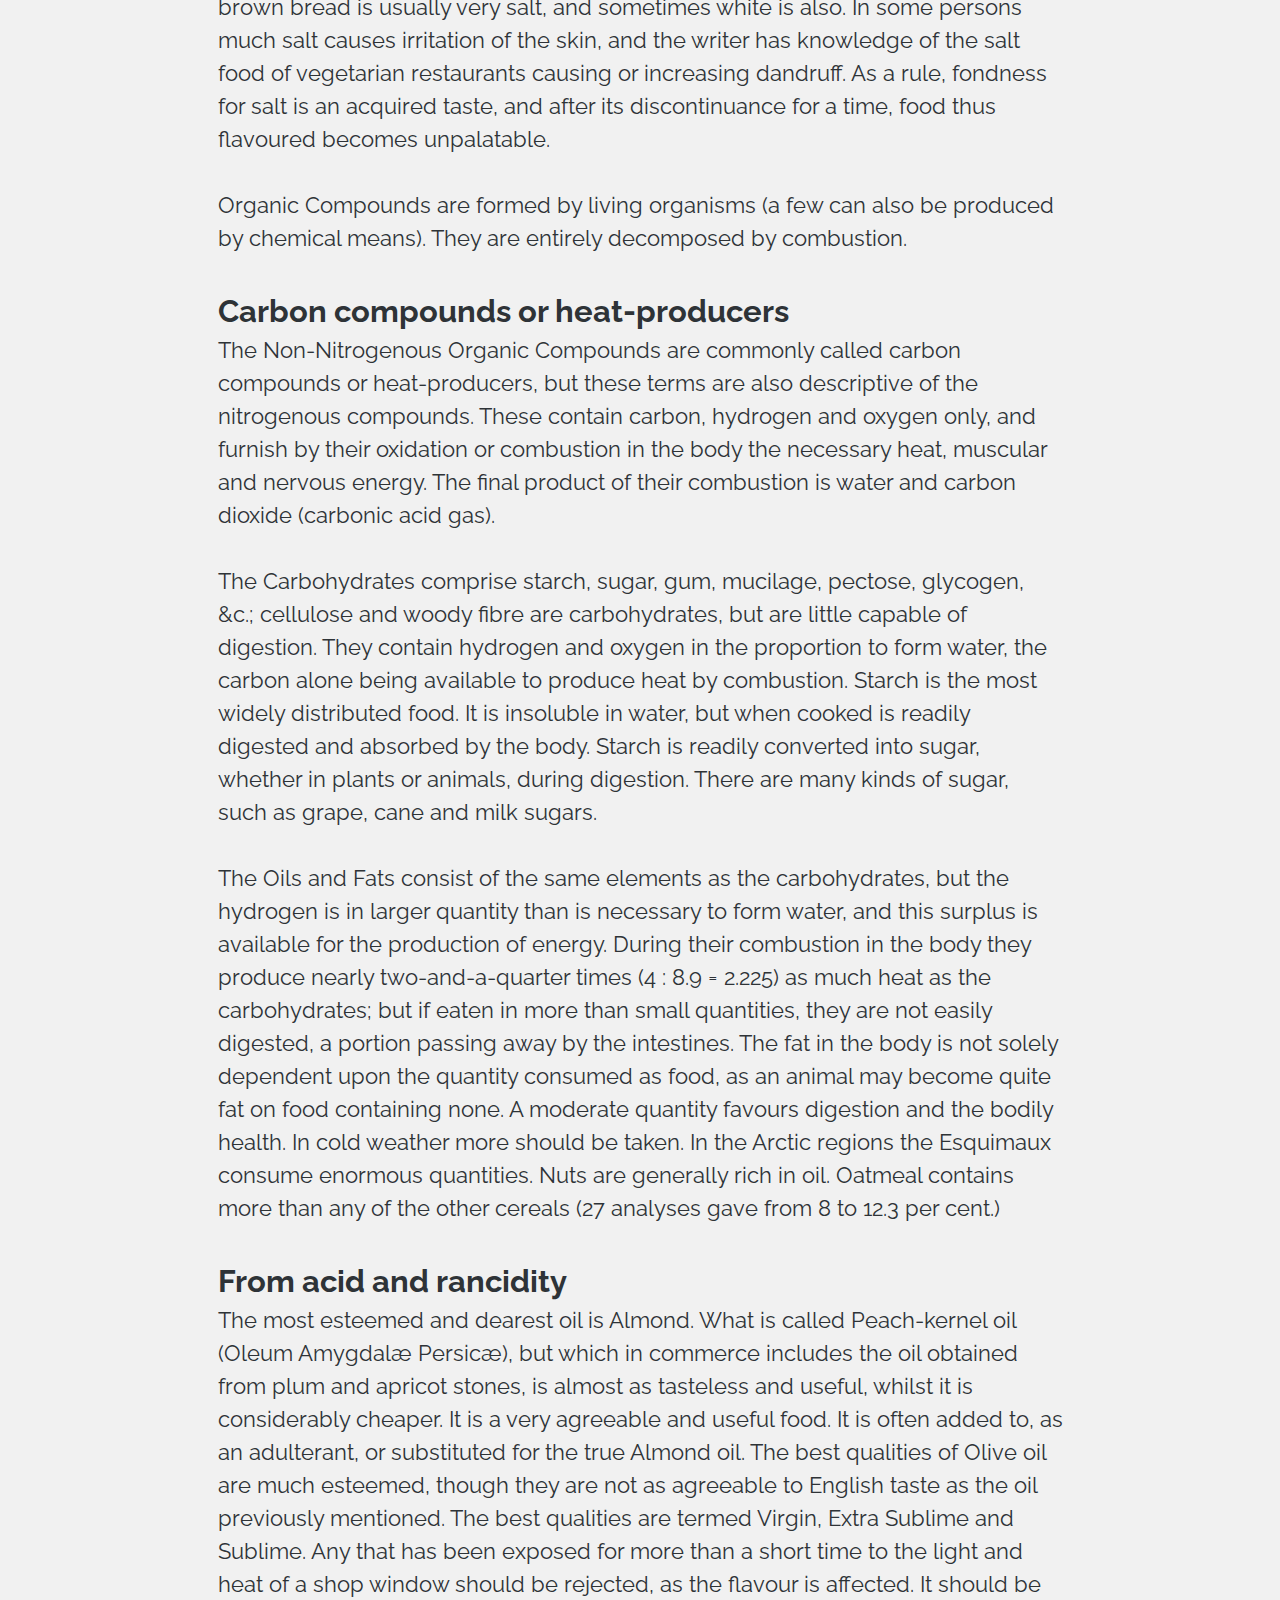
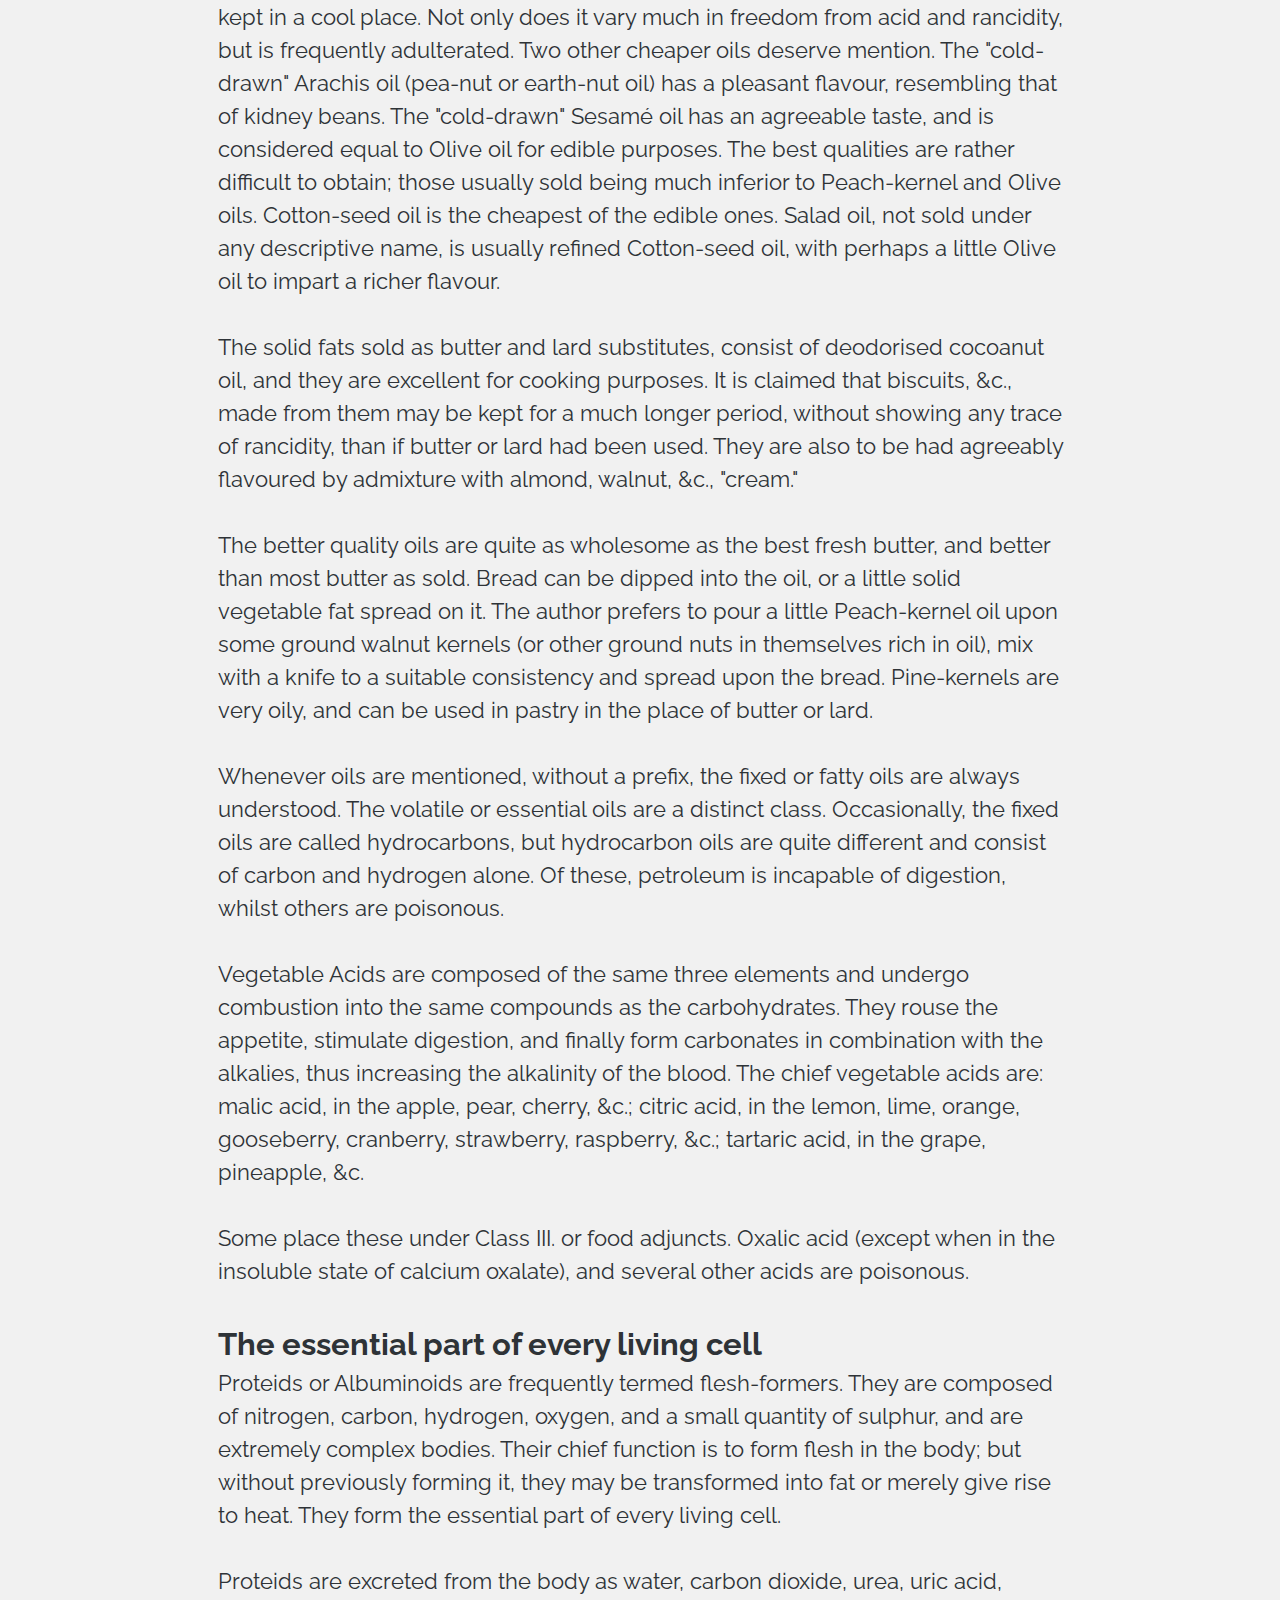
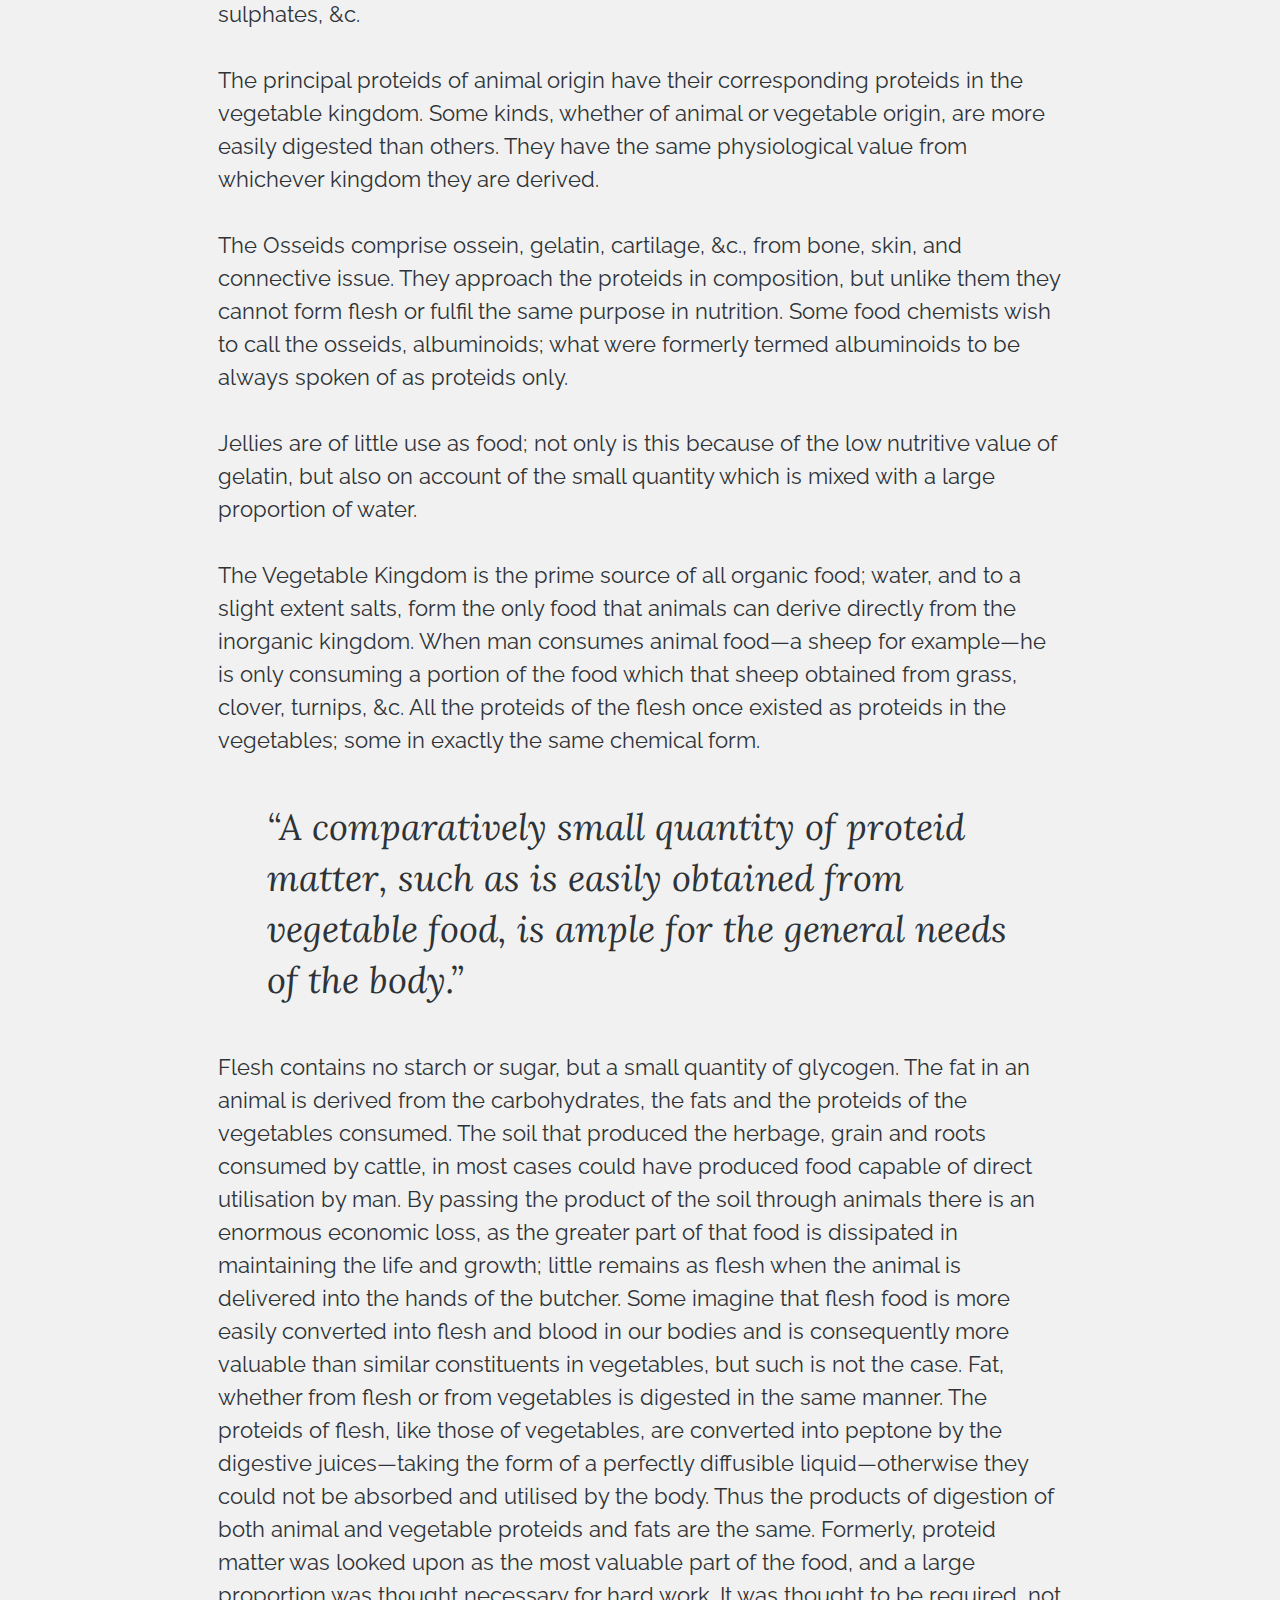
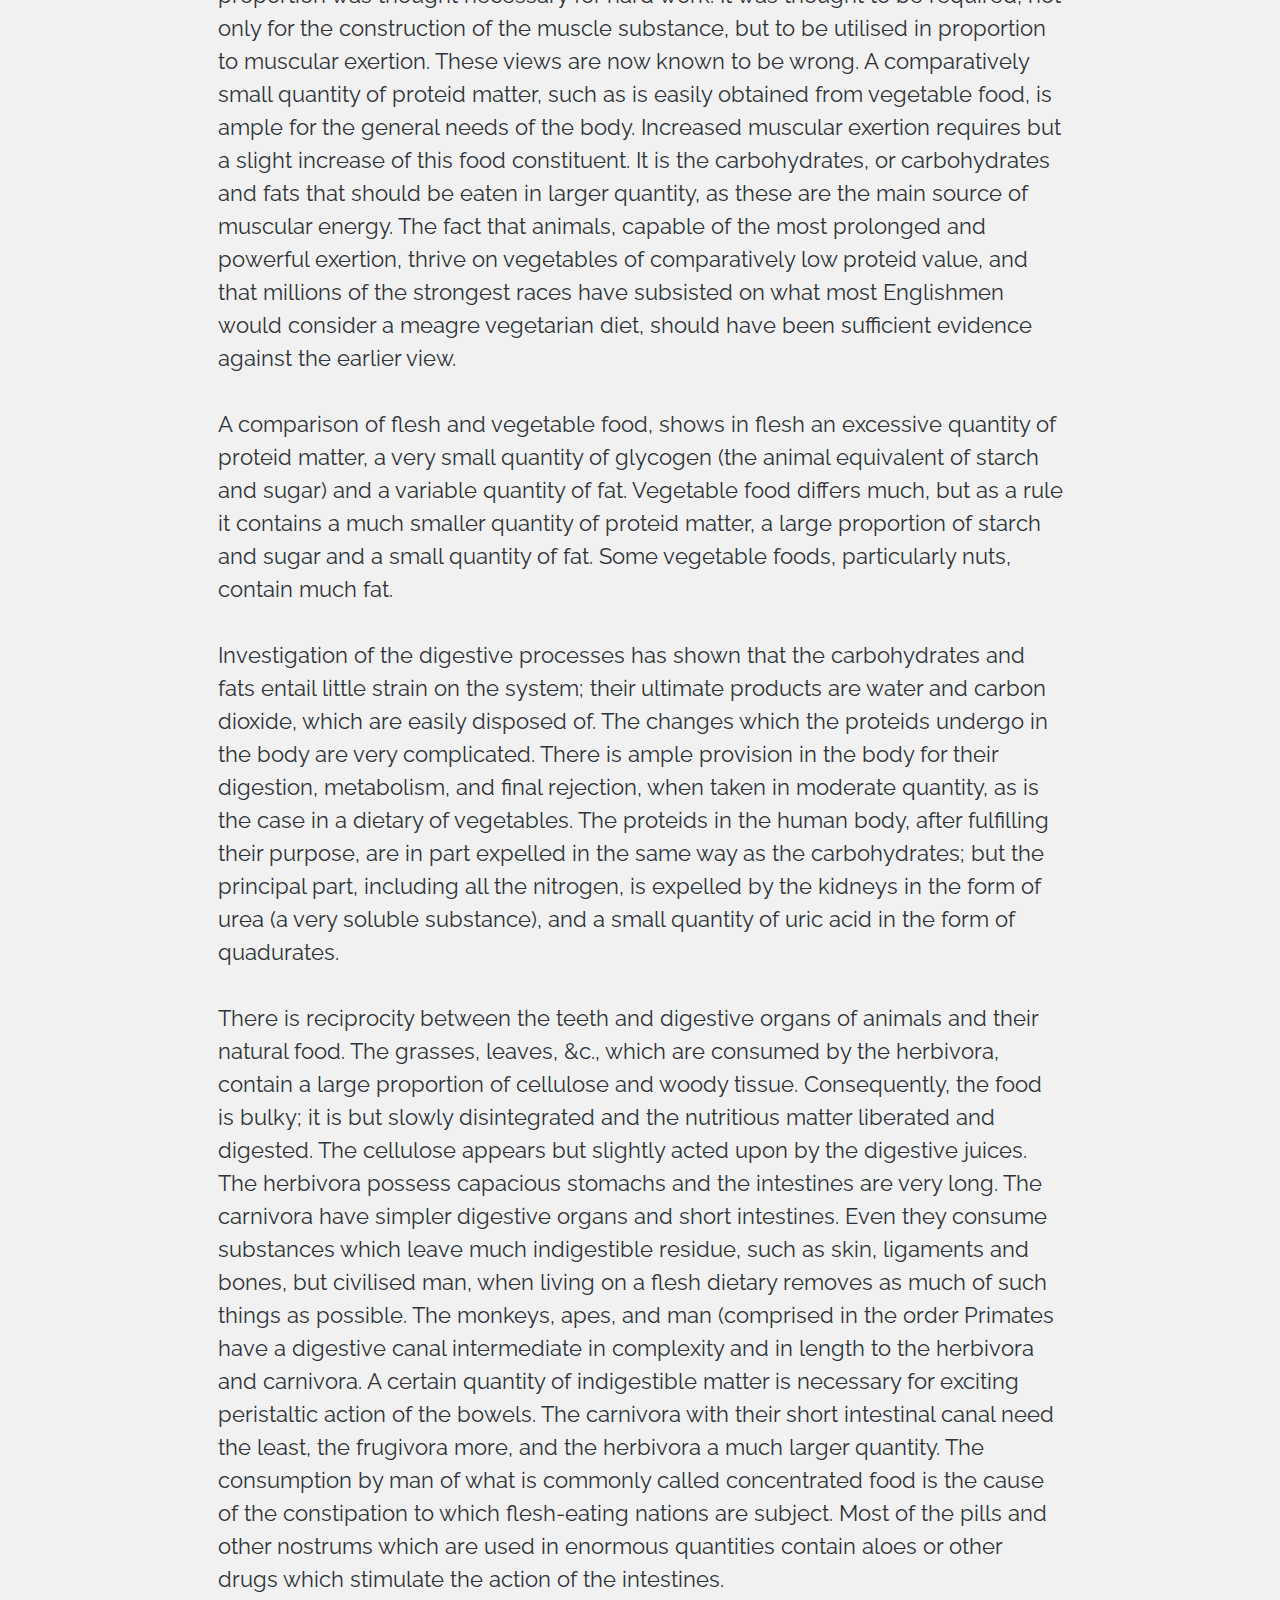
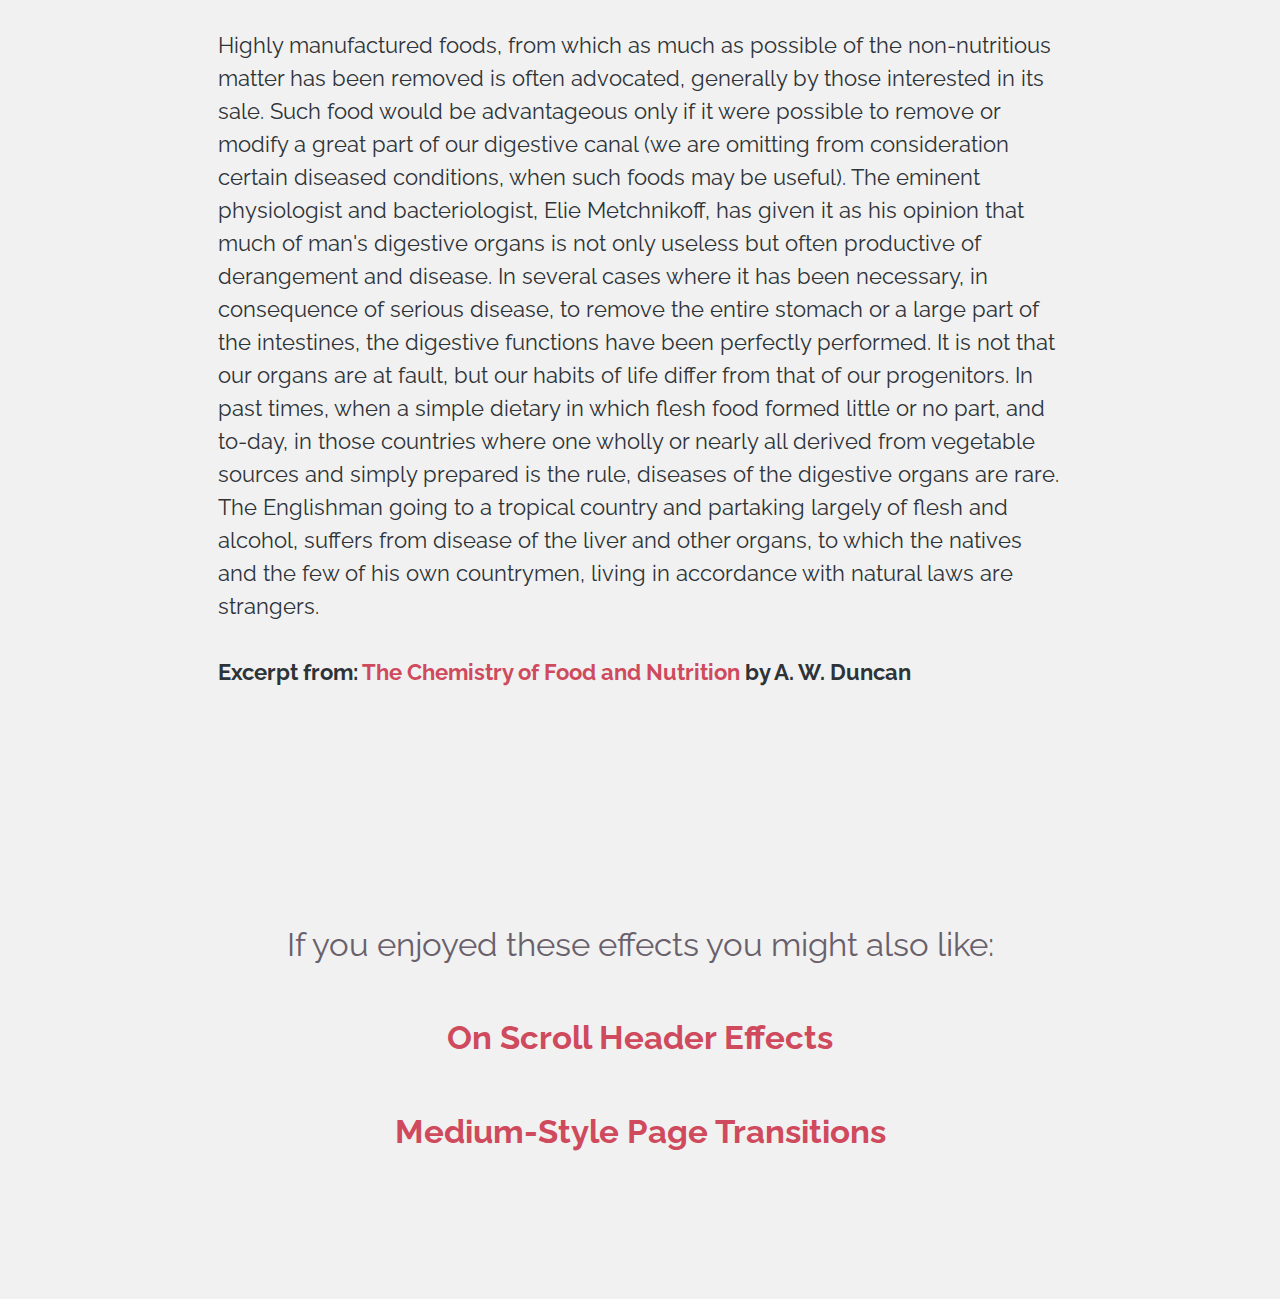
<file: index6.html>
<!DOCTYPE html>
<html lang="en" class="no-js">
	<head>
		<meta charset="UTF-8" />
		<meta http-equiv="X-UA-Compatible" content="IE=edge"> 
		<meta name="viewport" content="width=device-width, initial-scale=1"> 
		<title>Inspiration for Article Intro Effects | Demo 6</title>
		<meta name="description" content="Inspiration for Article Intro Effects" />
		<meta name="keywords" content="title, header, effect, scroll, inspiration, medium, web design" />
		<meta name="author" content="Codrops" />
		<link rel="shortcut icon" href="../favicon.ico">
		<link rel="stylesheet" type="text/css" href="css/normalize.css" />
		<link rel="stylesheet" type="text/css" href="css/demo.css" />
		<link rel="stylesheet" type="text/css" href="css/component.css" />
		<!--[if IE]>
  		<script src="http://html5shiv.googlecode.com/svn/trunk/html5.js"></script>
		<![endif]-->
	</head>
	<body class="demo-6">
		<div id="container" class="container intro-effect-grid">
			<!-- Top Navigation -->
			<div class="codrops-top clearfix">
				<a class="codrops-icon codrops-icon-prev" href="http://tympanus.net/Tutorials/SamsungGrid/"><span>Previous Demo</span></a>
				<span class="right"><a class="codrops-icon codrops-icon-drop" href="http://tympanus.net/codrops/?p=19119"><span>Back to the Codrops Article</span></a></span>
			</div>
			<header class="header">
				<ul class="grid">
					<li><h2>Lonely Rider</h2></li>
					<li><h2>Daisy, do you remember?</h2></li>
					<li><h2>How long do we have to wait</h2></li>
					<li><h2>Little children</h2></li>
					<li><h2>I will meet my creators</h2></li>
					<li><h2>About happiness</h2></li>
				</ul>
				<div class="bg-img"><img src="img/8.jpg" alt="Background Image"/></div>
				<div class="title">
					<nav class="codrops-demos">
						<a href="index.html">Push</a>
						<a href="index2.html">Fade Out</a>
						<a href="index3.html">Sliced</a>
						<a href="index4.html">Side</a>
						<a href="index5.html">Fixed Side</a>
						<a class="current-demo" href="index6.html">Grid</a>
						<a href="index7.html">Jam 3</a>
					</nav>
					<h1>In the darkness I will meet my creators</h1>
					<p class="subline">Inspiration for Article Intro Effects</p>
					<p>by <strong>Henry James</strong> &#8212; Posted in <strong>Inspiration</strong> on <strong>May 21, 2014</strong></p>
				</div>
			</header>
			<button class="trigger" data-info="Click to see the header effect"><span>Trigger</span></button>
			<article class="content">
				<div>
					<p>We may define a food to be any substance which will repair the functional waste of the body, increase its growth, or maintain the heat, muscular, and nervous energy. </p>
					<p>In its most comprehensive sense, the oxygen of the air is a food; as although it is admitted by the lungs, it passes into the blood, and there re-acts upon the other food which has passed through the stomach. It is usual, however, to restrict the term food to such nutriment as enters the body by the intestinal canal. Water is often spoken of as being distinct from food, but for this there is no sufficient reason.</p>
					<p>Many popular writers have divided foods into flesh-formers, heat-givers, and bone-formers. Although attractive from its simplicity, this classification will not bear criticism. Flesh-formers are also heat-givers. Only a portion of the mineral matter goes to form bone.</p>
					<p>These last are not strictly foods, if we keep to the definition already given; but they are consumed with the true foods or nutrients, comprised in the other two classes, and cannot well be excluded from consideration.</p>
					<p>Water forms an essential part of all the tissues of the body. It is the solvent and carrier of other substances.</p>
					<p>Mineral Matter or Salts, is left as an ash when food is thoroughly burnt. The most important salts are calcium phosphate, carbonate and fluoride, sodium chloride, potassium phosphate and chloride, and compounds of magnesium, iron and silicon.</p>
					<h3>Flesh-formers, heat-givers, and bone-formers</h3>
					<p>Mineral matter is quite as necessary for plant as for animal life, and is therefore present in all food, except in the case of some highly-prepared ones, such as sugar, starch and oil. Children require a good proportion of calcium phosphate for the growth of their bones, whilst adults require less. The outer part of the grain of cereals is the richest in mineral constituents, white flour and rice are deficient. Wheatmeal and oatmeal are especially recommended for the quantity of phosphates and other salts contained in them. Mineral matter is necessary not only for the bones but for every tissue of the body.</p>
					<p>When haricots are cooked, the liquid is often thrown away, and the beans served nearly dry, or with parsley or other sauce. Not only is the food less tasty but important saline constituents are lost. The author has made the following experiments:—German whole lentils, Egyptian split red lentils and medium haricot beans were soaked all night (16 hours) in just sufficient cold water to keep them covered. The water was poured off and evaporated, the residue heated in the steam-oven to perfect dryness and weighed. After pouring off the water, the haricots were boiled in more water until thoroughly cooked, the liquid being kept as low as possible. The liquid was poured off as clear as possible, from the haricots, evaporated and dried. The ash was taken in each case, and the alkalinity of the water-soluble ash was calculated as potash (K2O). The quantity of water which could be poured off was with the German lentils, half as much more than the original weight of the pulse; not quite as much could be poured off the others.</p>
					<h3>Soaking in cold water</h3>
					<p>The loss on soaking in cold water, unless the water is preserved, is seen to be considerable. The split lentils, having had the protecting skin removed, lose most. In every case the ash contained a good deal of phosphate and lime. Potatoes are rich in important potash salts; by boiling a large quantity is lost, by steaming less and by baking in the skins, scarcely any. The flavour is also much better after baking.</p>
					<p>The usual addition of common salt (sodium-chloride) to boiled potatoes is no proper substitute for the loss of their natural saline constituents. Natural and properly cooked foods are so rich in sodium chloride and other salts that the addition of common salt is unnecessary. An excess of the latter excites thirst and spoils the natural flavour of the food. It is the custom, especially in restaurants, to add a large quantity of salt to pulse, savoury food, potatoes and soups. Bakers' brown bread is usually very salt, and sometimes white is also. In some persons much salt causes irritation of the skin, and the writer has knowledge of the salt food of vegetarian restaurants causing or increasing dandruff. As a rule, fondness for salt is an acquired taste, and after its discontinuance for a time, food thus flavoured becomes unpalatable.</p>
					<p>Organic Compounds are formed by living organisms (a few can also be produced by chemical means). They are entirely decomposed by combustion.</p>
					<h3>Carbon compounds or heat-producers</h3>
					<p>The Non-Nitrogenous Organic Compounds are commonly called carbon compounds or heat-producers, but these terms are also descriptive of the nitrogenous compounds. These contain carbon, hydrogen and oxygen only, and furnish by their oxidation or combustion in the body the necessary heat, muscular and nervous energy. The final product of their combustion is water and carbon dioxide (carbonic acid gas).</p>
					<p>The Carbohydrates comprise starch, sugar, gum, mucilage, pectose, glycogen, &amp;c.; cellulose and woody fibre are carbohydrates, but are little capable of digestion. They contain hydrogen and oxygen in the proportion to form water, the carbon alone being available to produce heat by combustion. Starch is the most widely distributed food. It is insoluble in water, but when cooked is readily digested and absorbed by the body. Starch is readily converted into sugar, whether in plants or animals, during digestion. There are many kinds of sugar, such as grape, cane and milk sugars.</p>
					<p>The Oils and Fats consist of the same elements as the carbohydrates, but the hydrogen is in larger quantity than is necessary to form water, and this surplus is available for the production of energy. During their combustion in the body they produce nearly two-and-a-quarter times (4 : 8.9 = 2.225) as much heat as the carbohydrates; but if eaten in more than small quantities, they are not easily digested, a portion passing away by the intestines. The fat in the body is not solely dependent upon the quantity consumed as food, as an animal may become quite fat on food containing none. A moderate quantity favours digestion and the bodily health. In cold weather more should be taken. In the Arctic regions the Esquimaux consume enormous quantities. Nuts are generally rich in oil. Oatmeal contains more than any of the other cereals (27 analyses gave from 8 to 12.3 per cent.)</p>
					<h3>From acid and rancidity</h3>
					<p>The most esteemed and dearest oil is Almond. What is called Peach-kernel oil (Oleum Amygdalæ Persicæ), but which in commerce includes the oil obtained from plum and apricot stones, is almost as tasteless and useful, whilst it is considerably cheaper. It is a very agreeable and useful food. It is often added to, as an adulterant, or substituted for the true Almond oil. The best qualities of Olive oil are much esteemed, though they are not as agreeable to English taste as the oil previously mentioned. The best qualities are termed Virgin, Extra Sublime and Sublime. Any that has been exposed for more than a short time to the light and heat of a shop window should be rejected, as the flavour is affected. It should be kept in a cool place. Not only does it vary much in freedom from acid and rancidity, but is frequently adulterated. Two other cheaper oils deserve mention. The "cold-drawn" Arachis oil (pea-nut or earth-nut oil) has a pleasant flavour, resembling that of kidney beans. The "cold-drawn" Sesamé oil has an agreeable taste, and is considered equal to Olive oil for edible purposes. The best qualities are rather difficult to obtain; those usually sold being much inferior to Peach-kernel and Olive oils. Cotton-seed oil is the cheapest of the edible ones. Salad oil, not sold under any descriptive name, is usually refined Cotton-seed oil, with perhaps a little Olive oil to impart a richer flavour.</p>
					<p>The solid fats sold as butter and lard substitutes, consist of deodorised cocoanut oil, and they are excellent for cooking purposes. It is claimed that biscuits, &amp;c., made from them may be kept for a much longer period, without showing any trace of rancidity, than if butter or lard had been used. They are also to be had agreeably flavoured by admixture with almond, walnut, &amp;c., "cream."</p>

					<p>The better quality oils are quite as wholesome as the best fresh butter, and better than most butter as sold. Bread can be dipped into the oil, or a little solid vegetable fat spread on it. The author prefers to pour a little Peach-kernel oil upon some ground walnut kernels (or other ground nuts in themselves rich in oil), mix with a knife to a suitable consistency and spread upon the bread. Pine-kernels are very oily, and can be used in pastry in the place of butter or lard.</p>

					<p>Whenever oils are mentioned, without a prefix, the fixed or fatty oils are always understood. The volatile or essential oils are a distinct class. Occasionally, the fixed oils are called hydrocarbons, but hydrocarbon oils are quite different and consist of carbon and hydrogen alone. Of these, petroleum is incapable of digestion, whilst others are poisonous.</p>

					<p>Vegetable Acids are composed of the same three elements and undergo combustion into the same compounds as the carbohydrates. They rouse the appetite, stimulate digestion, and finally form carbonates in combination with the alkalies, thus increasing the alkalinity of the blood. The chief vegetable acids are: malic acid, in the apple, pear, cherry, &amp;c.; citric acid, in the lemon, lime, orange, gooseberry, cranberry, strawberry, raspberry, &amp;c.; tartaric acid, in the grape, pineapple, &amp;c.</p>

					<p>Some place these under Class III. or food adjuncts. Oxalic acid (except when in the insoluble state of calcium oxalate), and several other acids are poisonous.</p>

					<h3>The essential part of every living cell</h3>
					<p>Proteids or Albuminoids are frequently termed flesh-formers. They are composed of nitrogen, carbon, hydrogen, oxygen, and a small quantity of sulphur, and are extremely complex bodies. Their chief function is to form flesh in the body; but without previously forming it, they may be transformed into fat or merely give rise to heat. They form the essential part of every living cell.</p>

					<p>Proteids are excreted from the body as water, carbon dioxide, urea, uric acid, sulphates, &amp;c.</p>

					The principal proteids of animal origin have their corresponding proteids in the vegetable kingdom. Some kinds, whether of animal or vegetable origin, are more easily digested than others. They have the same physiological value from whichever kingdom they are derived.</p>

					<p>The Osseids comprise ossein, gelatin, cartilage, &amp;c., from bone, skin, and connective issue. They approach the proteids in composition, but unlike them they cannot form flesh or fulfil the same purpose in nutrition. Some food chemists wish to call the osseids, albuminoids; what were formerly termed albuminoids to be always spoken of as proteids only.</p>

					<p>Jellies are of little use as food; not only is this because of the low nutritive value of gelatin, but also on account of the small quantity which is mixed with a large proportion of water.</p>

					<p>The Vegetable Kingdom is the prime source of all organic food; water, and to a slight extent salts, form the only food that animals can derive directly from the inorganic kingdom. When man consumes animal food—a sheep for example—he is only consuming a portion of the food which that sheep obtained from grass, clover, turnips, &amp;c. All the proteids of the flesh once existed as proteids in the vegetables; some in exactly the same chemical form.</p>

					<blockquote>A comparatively small quantity of proteid matter, such as is easily obtained from vegetable food, is ample for the general needs of the body.</blockquote>
					<p>Flesh contains no starch or sugar, but a small quantity of glycogen. The fat in an animal is derived from the carbohydrates, the fats and the proteids of the vegetables consumed. The soil that produced the herbage, grain and roots consumed by cattle, in most cases could have produced food capable of direct utilisation by man. By passing the product of the soil through animals there is an enormous economic loss, as the greater part of that food is dissipated in maintaining the life and growth; little remains as flesh when the animal is delivered into the hands of the butcher. Some imagine that flesh food is more easily converted into flesh and blood in our bodies and is consequently more valuable than similar constituents in vegetables, but such is not the case. Fat, whether from flesh or from vegetables is digested in the same manner. The proteids of flesh, like those of vegetables, are converted into peptone by the digestive juices—taking the form of a perfectly diffusible liquid—otherwise they could not be absorbed and utilised by the body. Thus the products of digestion of both animal and vegetable proteids and fats are the same. Formerly, proteid matter was looked upon as the most valuable part of the food, and a large proportion was thought necessary for hard work. It was thought to be required, not only for the construction of the muscle substance, but to be utilised in proportion to muscular exertion. These views are now known to be wrong. A comparatively small quantity of proteid matter, such as is easily obtained from vegetable food, is ample for the general needs of the body. Increased muscular exertion requires but a slight increase of this food constituent. It is the carbohydrates, or carbohydrates and fats that should be eaten in larger quantity, as these are the main source of muscular energy. The fact that animals, capable of the most prolonged and powerful exertion, thrive on vegetables of comparatively low proteid value, and that millions of the strongest races have subsisted on what most Englishmen would consider a meagre vegetarian diet, should have been sufficient evidence against the earlier view.</p>

					<p>A comparison of flesh and vegetable food, shows in flesh an excessive quantity of proteid matter, a very small quantity of glycogen (the animal equivalent of starch and sugar) and a variable quantity of fat. Vegetable food differs much, but as a rule it contains a much smaller quantity of proteid matter, a large proportion of starch and sugar and a small quantity of fat. Some vegetable foods, particularly nuts, contain much fat.</p>

					<p>Investigation of the digestive processes has shown that the carbohydrates and fats entail little strain on the system; their ultimate products are water and carbon dioxide, which are easily disposed of. The changes which the proteids undergo in the body are very complicated. There is ample provision in the body for their digestion, metabolism, and final rejection, when taken in moderate quantity, as is the case in a dietary of vegetables. The proteids in the human body, after fulfilling their purpose, are in part expelled in the same way as the carbohydrates; but the principal part, including all the nitrogen, is expelled by the kidneys in the form of urea (a very soluble substance), and a small quantity of uric acid in the form of quadurates.</p>

					<p>There is reciprocity between the teeth and digestive organs of animals and their natural food. The grasses, leaves, &amp;c., which are consumed by the herbivora, contain a large proportion of cellulose and woody tissue. Consequently, the food is bulky; it is but slowly disintegrated and the nutritious matter liberated and digested. The cellulose appears but slightly acted upon by the digestive juices. The herbivora possess capacious stomachs and the intestines are very long. The carnivora have simpler digestive organs and short intestines. Even they consume substances which leave much indigestible residue, such as skin, ligaments and bones, but civilised man, when living on a flesh dietary removes as much of such things as possible. The monkeys, apes, and man (comprised in the order Primates have a digestive canal intermediate in complexity and in length to the herbivora and carnivora. A certain quantity of indigestible matter is necessary for exciting peristaltic action of the bowels. The carnivora with their short intestinal canal need the least, the frugivora more, and the herbivora a much larger quantity. The consumption by man of what is commonly called concentrated food is the cause of the constipation to which flesh-eating nations are subject. Most of the pills and other nostrums which are used in enormous quantities contain aloes or other drugs which stimulate the action of the intestines.</p>

					<p>Highly manufactured foods, from which as much as possible of the non-nutritious matter has been removed is often advocated, generally by those interested in its sale. Such food would be advantageous only if it were possible to remove or modify a great part of our digestive canal (we are omitting from consideration certain diseased conditions, when such foods may be useful). The eminent physiologist and bacteriologist, Elie Metchnikoff, has given it as his opinion that much of man's digestive organs is not only useless but often productive of derangement and disease. In several cases where it has been necessary, in consequence of serious disease, to remove the entire stomach or a large part of the intestines, the digestive functions have been perfectly performed. It is not that our organs are at fault, but our habits of life differ from that of our progenitors. In past times, when a simple dietary in which flesh food formed little or no part, and to-day, in those countries where one wholly or nearly all derived from vegetable sources and simply prepared is the rule, diseases of the digestive organs are rare. The Englishman going to a tropical country and partaking largely of flesh and alcohol, suffers from disease of the liver and other organs, to which the natives and the few of his own countrymen, living in accordance with natural laws are strangers.</p>
					<p><strong>Excerpt from: <a href="http://www.gutenberg.org/ebooks/15237">The Chemistry of Food and Nutrition</a> by A. W. Duncan</strong></p>
				</div>
			</article>
			<section class="related">
				<p>If you enjoyed these effects you might also like:</p>
				<div><a href="http://tympanus.net/Development/HeaderEffects/"><h4>On Scroll Header Effects</h4></a></div>
				<div><a href="http://tympanus.net/Tutorials/MediumStylePageTransition/"><h4>Medium-Style Page Transitions</h4></a></div>
			</section>
		</div><!-- /container -->
		<script src="js/classie.js"></script>
		<script>
			(function() {

				// detect if IE : from http://stackoverflow.com/a/16657946		
				var ie = (function(){
					var undef,rv = -1; // Return value assumes failure.
					var ua = window.navigator.userAgent;
					var msie = ua.indexOf('MSIE ');
					var trident = ua.indexOf('Trident/');

					if (msie > 0) {
						// IE 10 or older => return version number
						rv = parseInt(ua.substring(msie + 5, ua.indexOf('.', msie)), 10);
					} else if (trident > 0) {
						// IE 11 (or newer) => return version number
						var rvNum = ua.indexOf('rv:');
						rv = parseInt(ua.substring(rvNum + 3, ua.indexOf('.', rvNum)), 10);
					}

					return ((rv > -1) ? rv : undef);
				}());


				// disable/enable scroll (mousewheel and keys) from http://stackoverflow.com/a/4770179					
				// left: 37, up: 38, right: 39, down: 40,
				// spacebar: 32, pageup: 33, pagedown: 34, end: 35, home: 36
				var keys = [32, 37, 38, 39, 40], wheelIter = 0;

				function preventDefault(e) {
					e = e || window.event;
					if (e.preventDefault)
					e.preventDefault();
					e.returnValue = false;  
				}

				function keydown(e) {
					for (var i = keys.length; i--;) {
						if (e.keyCode === keys[i]) {
							preventDefault(e);
							return;
						}
					}
				}

				function touchmove(e) {
					preventDefault(e);
				}

				function wheel(e) {
					// for IE 
					//if( ie ) {
						//preventDefault(e);
					//}
				}

				function disable_scroll() {
					window.onmousewheel = document.onmousewheel = wheel;
					document.onkeydown = keydown;
					document.body.ontouchmove = touchmove;
				}

				function enable_scroll() {
					window.onmousewheel = document.onmousewheel = document.onkeydown = document.body.ontouchmove = null;  
				}

				var docElem = window.document.documentElement,
					scrollVal,
					isRevealed, 
					noscroll, 
					isAnimating,
					container = document.getElementById( 'container' ),
					trigger = container.querySelector( 'button.trigger' );

				function scrollY() {
					return window.pageYOffset || docElem.scrollTop;
				}
				
				function scrollPage() {
					scrollVal = scrollY();
					
					if( noscroll && !ie ) {
						if( scrollVal < 0 ) return false;
						// keep it that way
						window.scrollTo( 0, 0 );
					}

					if( classie.has( container, 'notrans' ) ) {
						classie.remove( container, 'notrans' );
						return false;
					}

					if( isAnimating ) {
						return false;
					}
					
					if( scrollVal <= 0 && isRevealed ) {
						toggle(0);
					}
					else if( scrollVal > 0 && !isRevealed ){
						toggle(1);
					}
				}

				function toggle( reveal ) {
					isAnimating = true;
					
					if( reveal ) {
						classie.add( container, 'modify' );
					}
					else {
						noscroll = true;
						disable_scroll();
						classie.remove( container, 'modify' );
					}

					// simulating the end of the transition:
					setTimeout( function() {
						isRevealed = !isRevealed;
						isAnimating = false;
						if( reveal ) {
							noscroll = false;
							enable_scroll();
						}
					}, 1000 );
				}

				// refreshing the page...
				var pageScroll = scrollY();
				noscroll = pageScroll === 0;
				
				disable_scroll();
				
				if( pageScroll ) {
					isRevealed = true;
					classie.add( container, 'notrans' );
					classie.add( container, 'modify' );
				}
				
				window.addEventListener( 'scroll', scrollPage );
				trigger.addEventListener( 'click', function() { toggle( 'reveal' ); } );
			})();
		</script>
	</body>
</html>
</file>
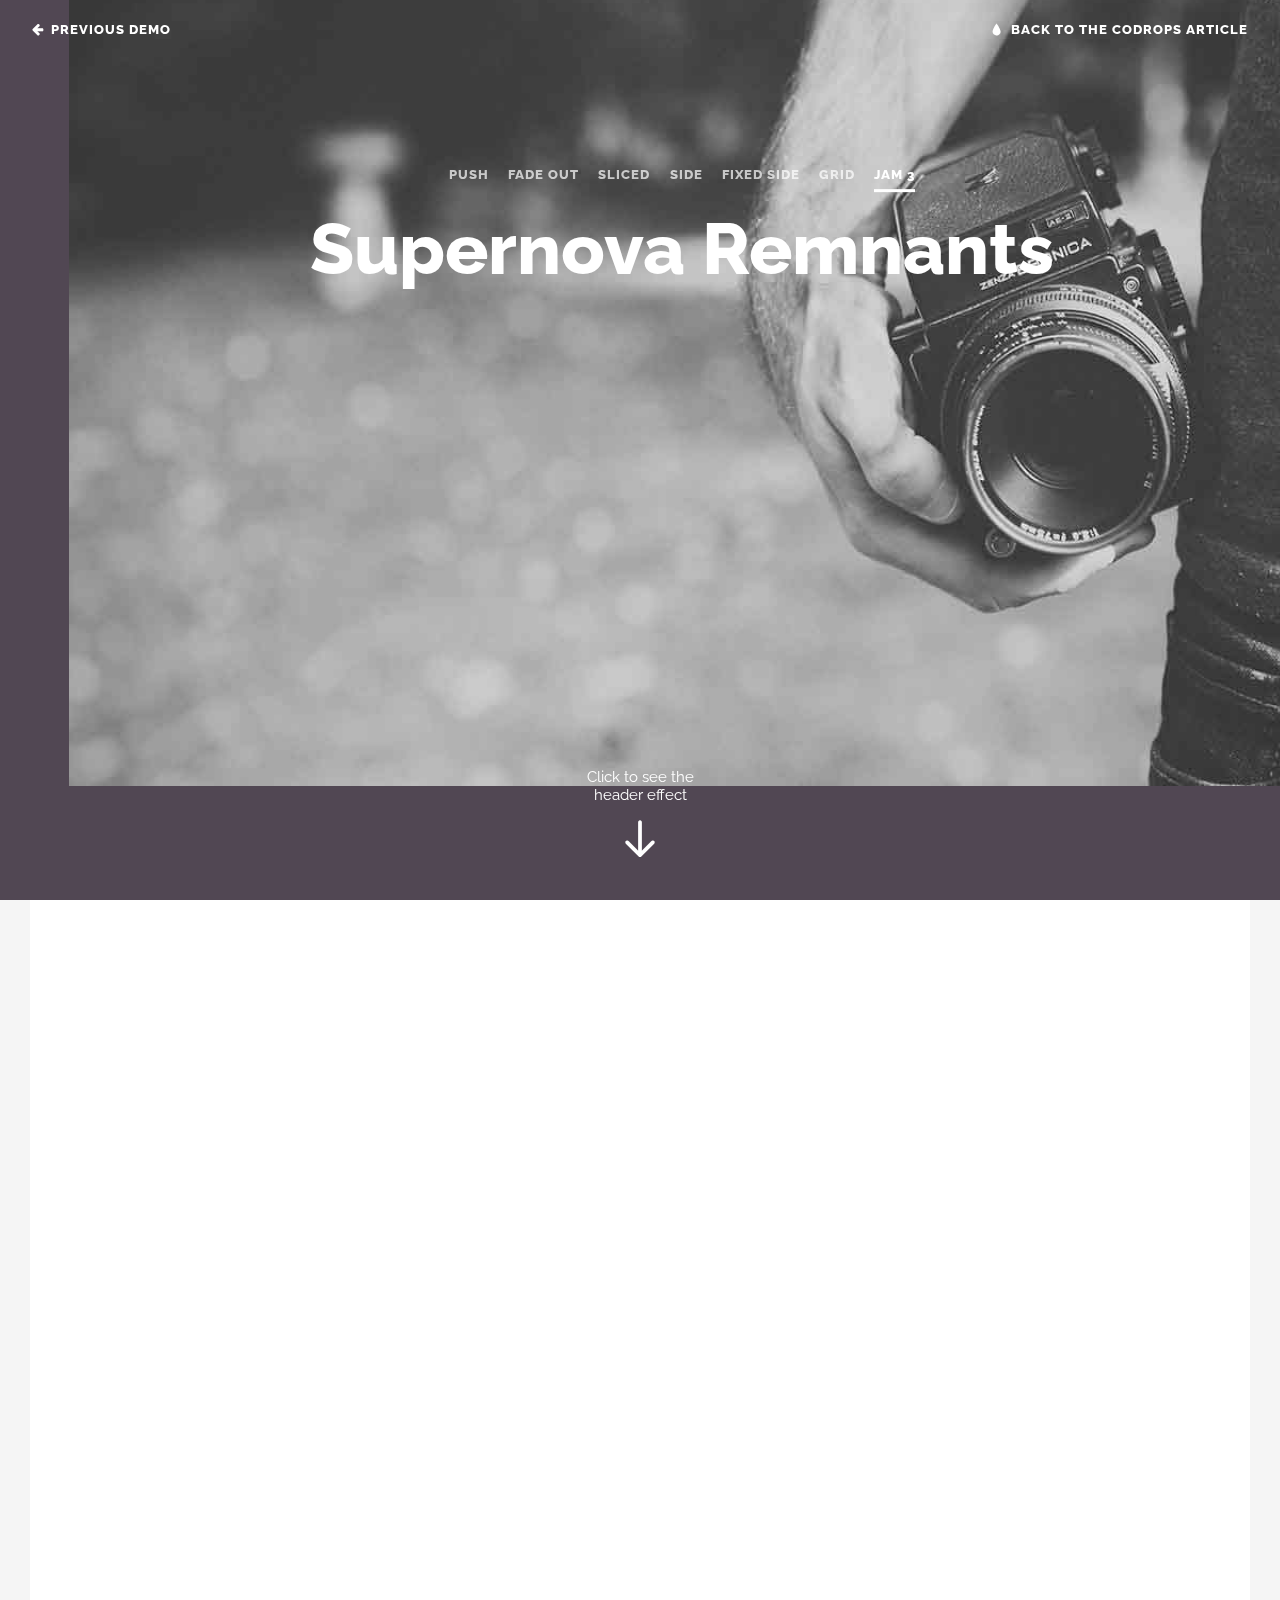
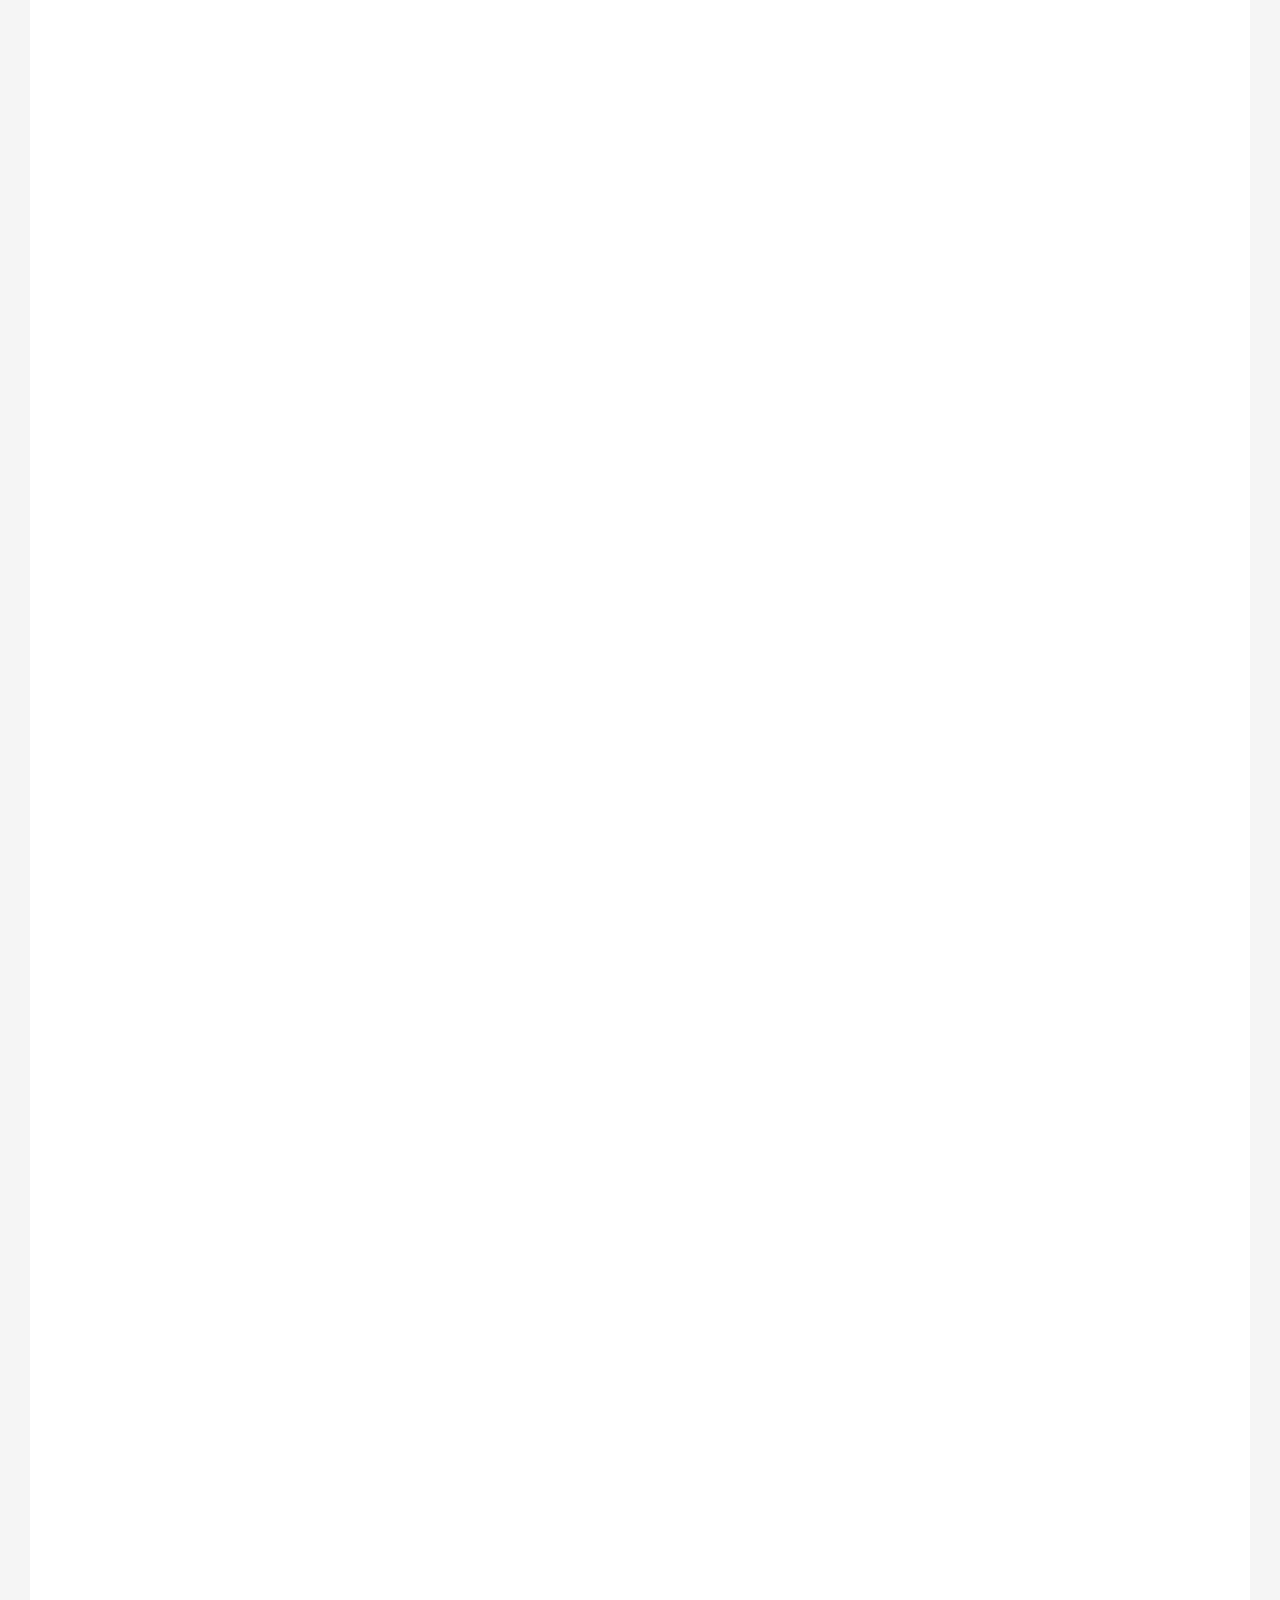
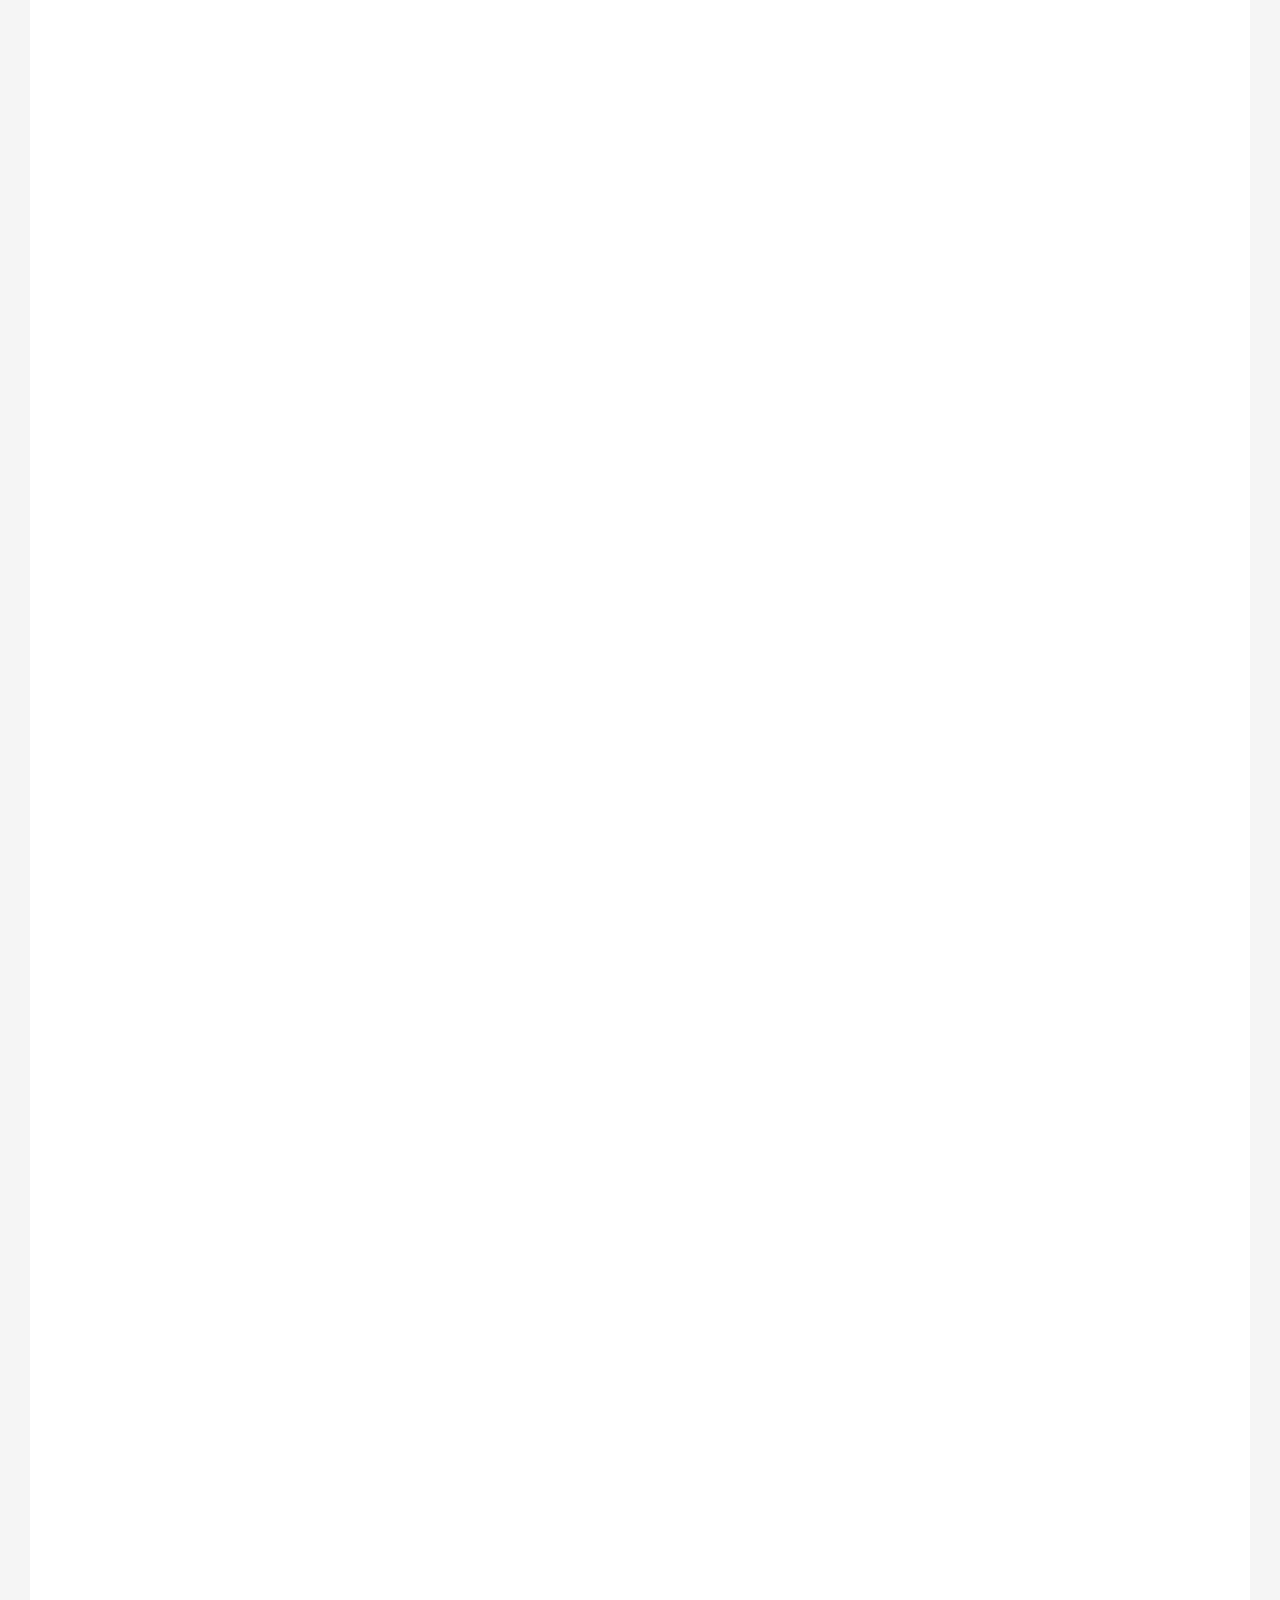
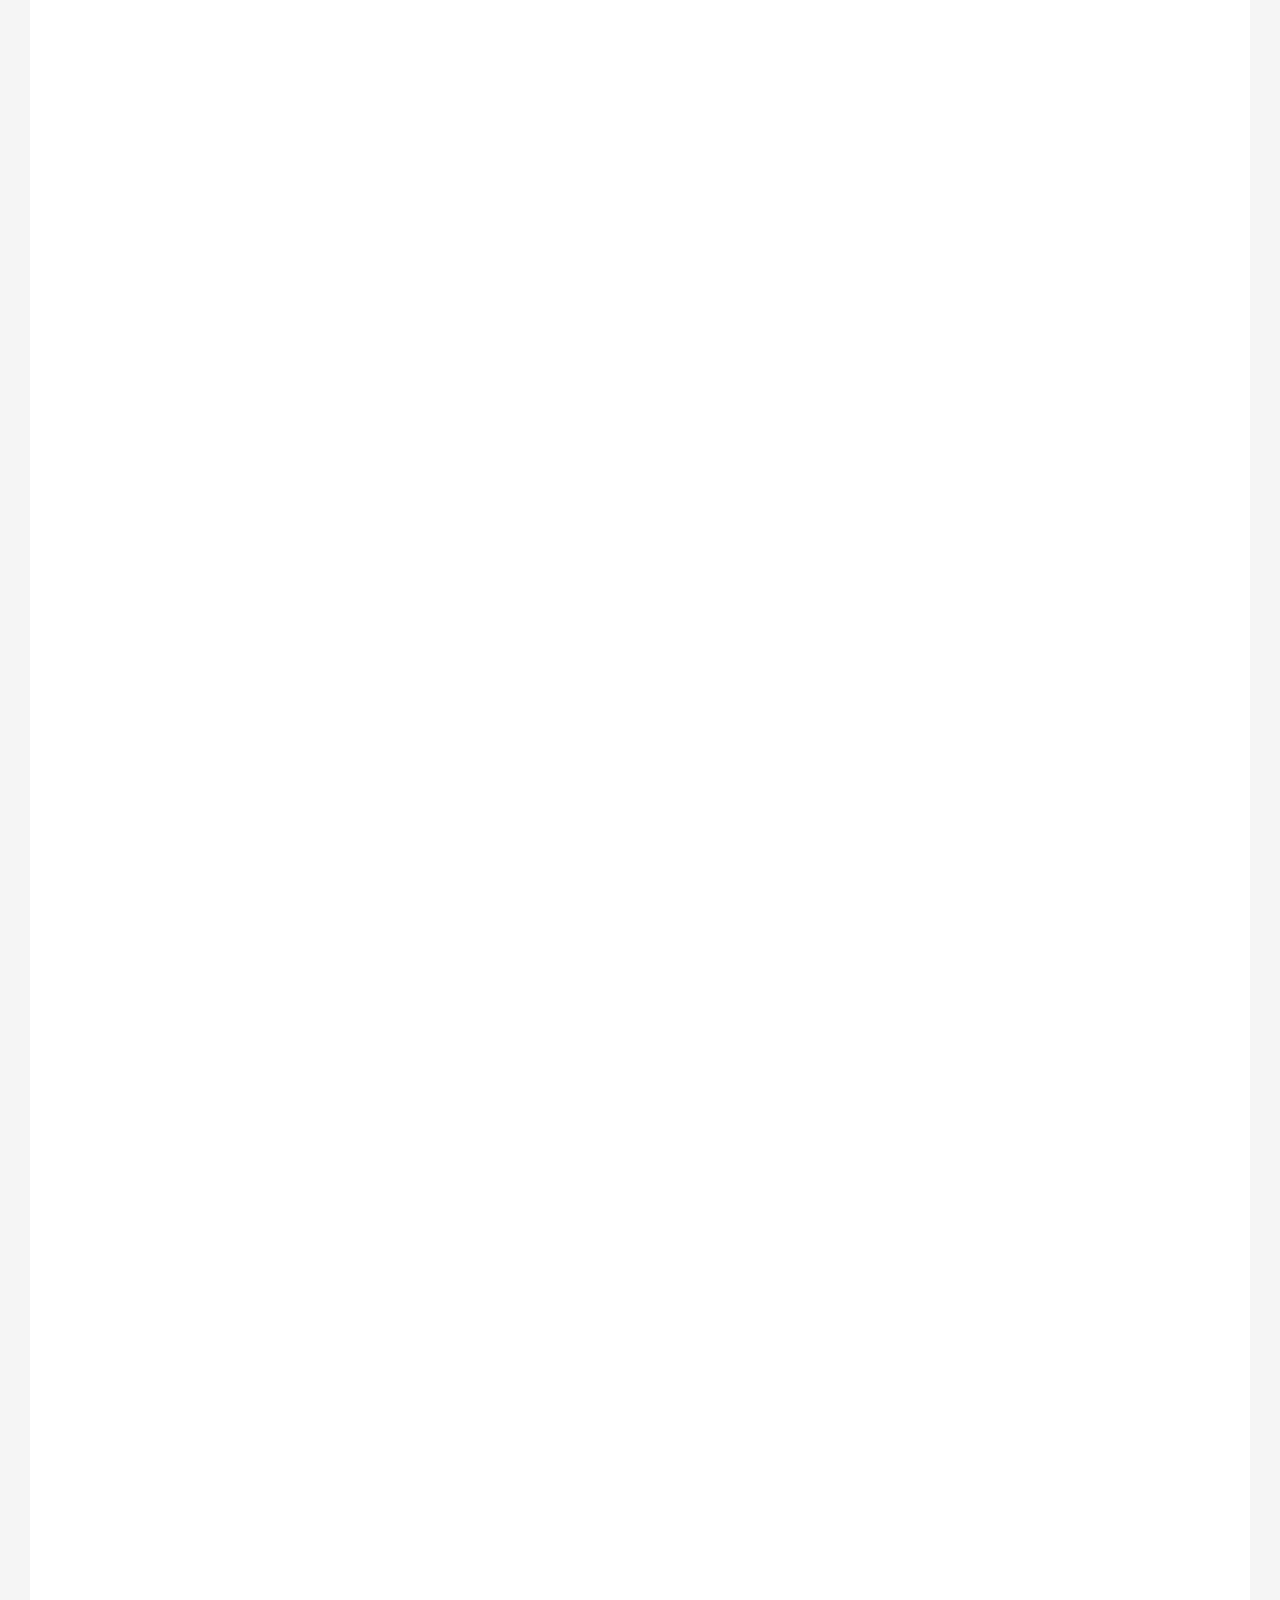
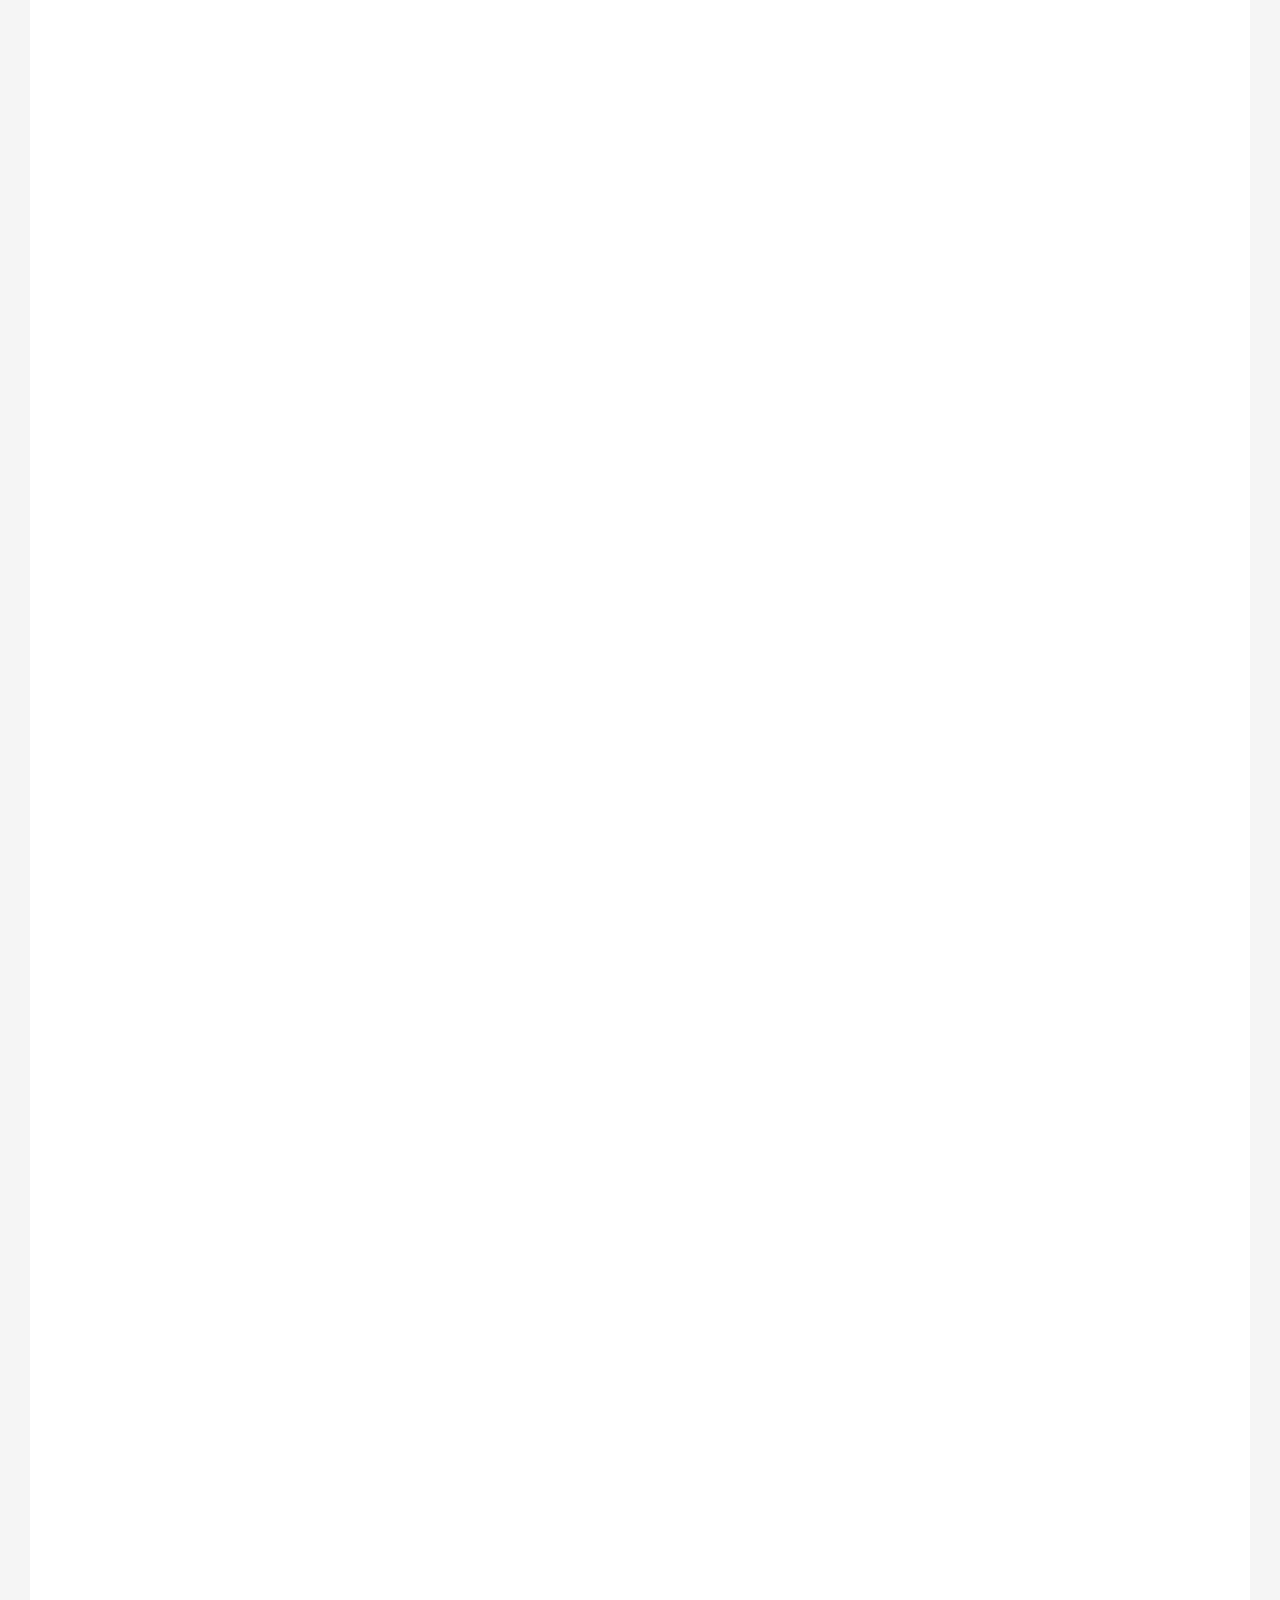
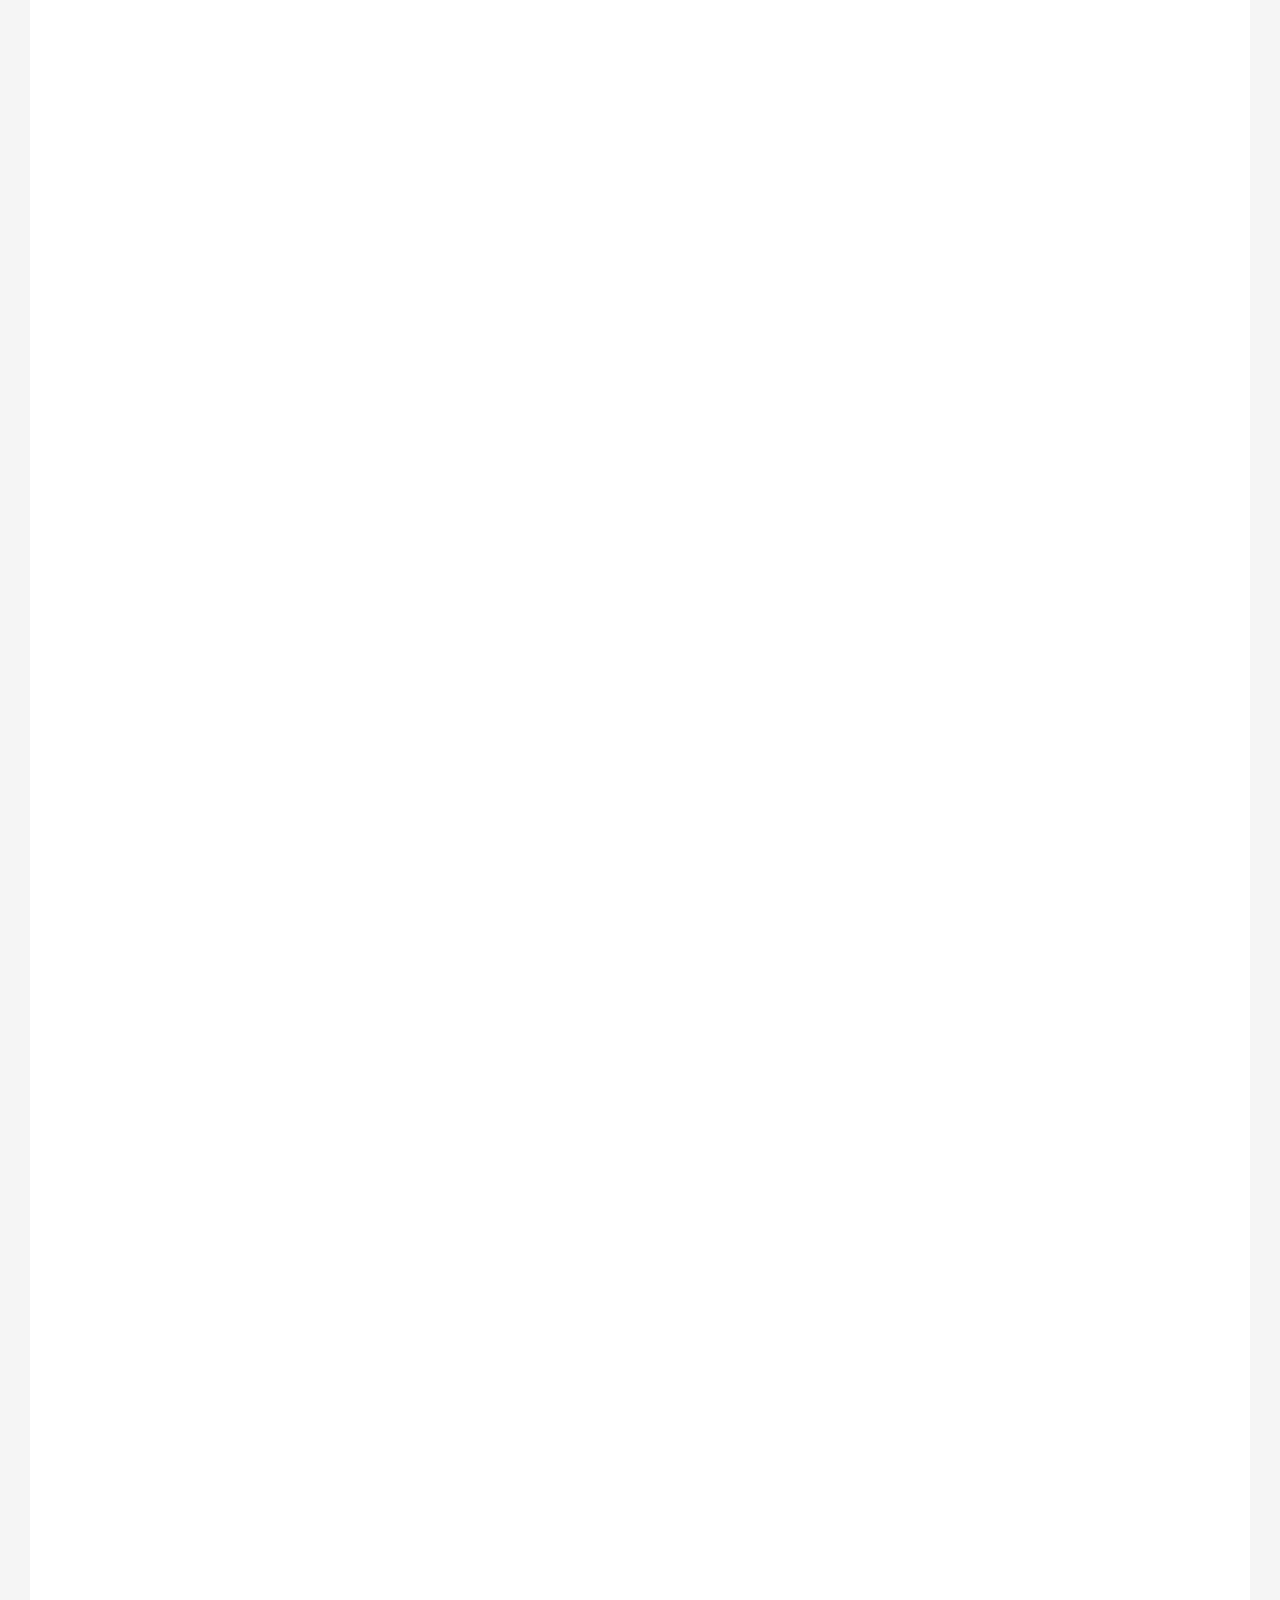
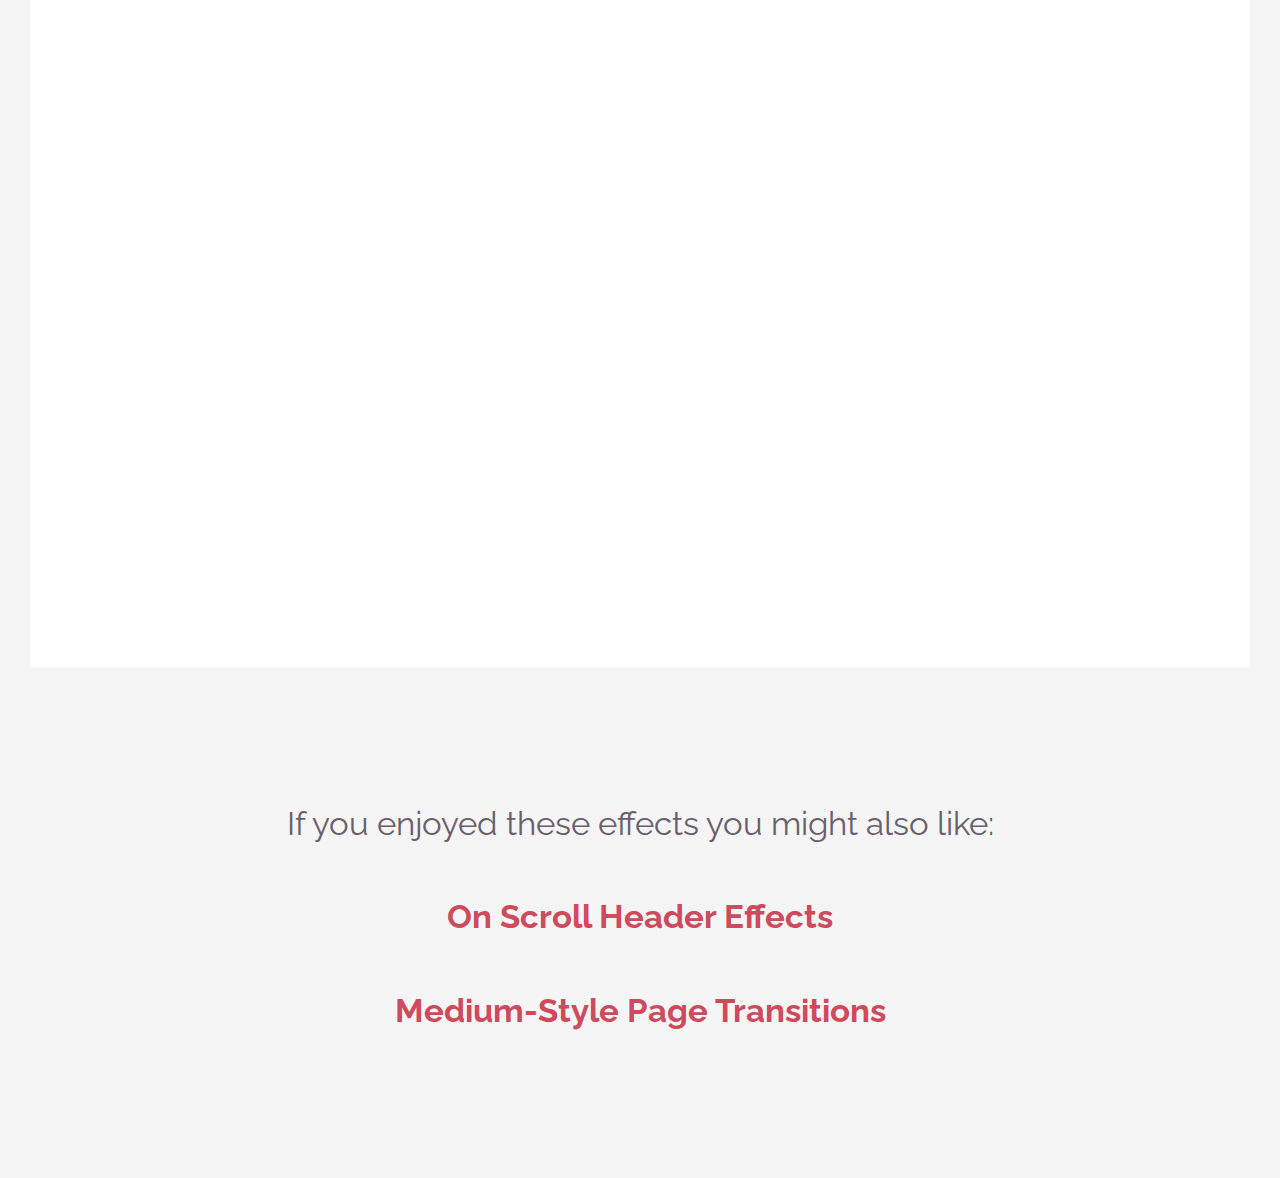
<file: index7.html>
<!DOCTYPE html>
<html lang="en" class="no-js">
	<head>
		<meta charset="UTF-8" />
		<meta http-equiv="X-UA-Compatible" content="IE=edge"> 
		<meta name="viewport" content="width=device-width, initial-scale=1"> 
		<title>Inspiration for Article Intro Effects | Demo 7</title>
		<meta name="description" content="Inspiration for Article Intro Effects" />
		<meta name="keywords" content="title, header, effect, scroll, inspiration, medium, web design" />
		<meta name="author" content="Codrops" />
		<link rel="shortcut icon" href="../favicon.ico">
		<link rel="stylesheet" type="text/css" href="css/normalize.css" />
		<link rel="stylesheet" type="text/css" href="css/demo.css" />
		<link rel="stylesheet" type="text/css" href="css/component.css" />
		<!--[if IE]>
  		<script src="http://html5shiv.googlecode.com/svn/trunk/html5.js"></script>
		<![endif]-->
	</head>
	<body class="demo-7">
		<div id="container" class="container intro-effect-jam3">
			<!-- Top Navigation -->
			<div class="codrops-top clearfix">
				<a class="codrops-icon codrops-icon-prev" href="http://tympanus.net/Tutorials/SamsungGrid/"><span>Previous Demo</span></a>
				<span class="right"><a class="codrops-icon codrops-icon-drop" href="http://tympanus.net/codrops/?p=19119"><span>Back to the Codrops Article</span></a></span>
			</div>
			<header class="header">
				<div class="bg-img"><img src="img/1.jpg" alt="Background Image" /></div>
				<div class="title">
					<nav class="codrops-demos">
						<a href="index.html">Push</a>
						<a href="index2.html">Fade Out</a>
						<a href="index3.html">Sliced</a>
						<a href="index4.html">Side</a>
						<a href="index5.html">Fixed Side</a>
						<a href="index6.html">Grid</a>
						<a class="current-demo" href="index7.html">Jam 3</a>
					</nav>
					<h1>Supernova Remnants</h1>
					<p class="subline">Inspiration for Article Intro Effects</p>
					<p>by <strong>Christian M. Xavier</strong> &#8212; Posted in <strong>Society</strong> on <strong>May 19, 2014</strong></p>
				</div>
			</header>
			<button class="trigger" data-info="Click to see the header effect"><span>Trigger</span></button>
			<article class="content">
				<div>
					<p>We may define a food to be any substance which will repair the functional waste of the body, increase its growth, or maintain the heat, muscular, and nervous energy. </p>
					<p>In its most comprehensive sense, the oxygen of the air is a food; as although it is admitted by the lungs, it passes into the blood, and there re-acts upon the other food which has passed through the stomach. It is usual, however, to restrict the term food to such nutriment as enters the body by the intestinal canal. Water is often spoken of as being distinct from food, but for this there is no sufficient reason.</p>
					<p>Many popular writers have divided foods into flesh-formers, heat-givers, and bone-formers. Although attractive from its simplicity, this classification will not bear criticism. Flesh-formers are also heat-givers. Only a portion of the mineral matter goes to form bone.</p>
					<p>These last are not strictly foods, if we keep to the definition already given; but they are consumed with the true foods or nutrients, comprised in the other two classes, and cannot well be excluded from consideration.</p>
					<p>Water forms an essential part of all the tissues of the body. It is the solvent and carrier of other substances.</p>
					<p>Mineral Matter or Salts, is left as an ash when food is thoroughly burnt. The most important salts are calcium phosphate, carbonate and fluoride, sodium chloride, potassium phosphate and chloride, and compounds of magnesium, iron and silicon.</p>
					<h3>Flesh-formers, heat-givers, and bone-formers</h3>
					<p>Mineral matter is quite as necessary for plant as for animal life, and is therefore present in all food, except in the case of some highly-prepared ones, such as sugar, starch and oil. Children require a good proportion of calcium phosphate for the growth of their bones, whilst adults require less. The outer part of the grain of cereals is the richest in mineral constituents, white flour and rice are deficient. Wheatmeal and oatmeal are especially recommended for the quantity of phosphates and other salts contained in them. Mineral matter is necessary not only for the bones but for every tissue of the body.</p>
					<p>When haricots are cooked, the liquid is often thrown away, and the beans served nearly dry, or with parsley or other sauce. Not only is the food less tasty but important saline constituents are lost. The author has made the following experiments:—German whole lentils, Egyptian split red lentils and medium haricot beans were soaked all night (16 hours) in just sufficient cold water to keep them covered. The water was poured off and evaporated, the residue heated in the steam-oven to perfect dryness and weighed. After pouring off the water, the haricots were boiled in more water until thoroughly cooked, the liquid being kept as low as possible. The liquid was poured off as clear as possible, from the haricots, evaporated and dried. The ash was taken in each case, and the alkalinity of the water-soluble ash was calculated as potash (K2O). The quantity of water which could be poured off was with the German lentils, half as much more than the original weight of the pulse; not quite as much could be poured off the others.</p>
					<h3>Soaking in cold water</h3>
					<p>The loss on soaking in cold water, unless the water is preserved, is seen to be considerable. The split lentils, having had the protecting skin removed, lose most. In every case the ash contained a good deal of phosphate and lime. Potatoes are rich in important potash salts; by boiling a large quantity is lost, by steaming less and by baking in the skins, scarcely any. The flavour is also much better after baking.</p>
					<p>The usual addition of common salt (sodium-chloride) to boiled potatoes is no proper substitute for the loss of their natural saline constituents. Natural and properly cooked foods are so rich in sodium chloride and other salts that the addition of common salt is unnecessary. An excess of the latter excites thirst and spoils the natural flavour of the food. It is the custom, especially in restaurants, to add a large quantity of salt to pulse, savoury food, potatoes and soups. Bakers' brown bread is usually very salt, and sometimes white is also. In some persons much salt causes irritation of the skin, and the writer has knowledge of the salt food of vegetarian restaurants causing or increasing dandruff. As a rule, fondness for salt is an acquired taste, and after its discontinuance for a time, food thus flavoured becomes unpalatable.</p>
					<p>Organic Compounds are formed by living organisms (a few can also be produced by chemical means). They are entirely decomposed by combustion.</p>
					<h3>Carbon compounds or heat-producers</h3>
					<p>The Non-Nitrogenous Organic Compounds are commonly called carbon compounds or heat-producers, but these terms are also descriptive of the nitrogenous compounds. These contain carbon, hydrogen and oxygen only, and furnish by their oxidation or combustion in the body the necessary heat, muscular and nervous energy. The final product of their combustion is water and carbon dioxide (carbonic acid gas).</p>
					<p>The Carbohydrates comprise starch, sugar, gum, mucilage, pectose, glycogen, &amp;c.; cellulose and woody fibre are carbohydrates, but are little capable of digestion. They contain hydrogen and oxygen in the proportion to form water, the carbon alone being available to produce heat by combustion. Starch is the most widely distributed food. It is insoluble in water, but when cooked is readily digested and absorbed by the body. Starch is readily converted into sugar, whether in plants or animals, during digestion. There are many kinds of sugar, such as grape, cane and milk sugars.</p>
					<p>The Oils and Fats consist of the same elements as the carbohydrates, but the hydrogen is in larger quantity than is necessary to form water, and this surplus is available for the production of energy. During their combustion in the body they produce nearly two-and-a-quarter times (4 : 8.9 = 2.225) as much heat as the carbohydrates; but if eaten in more than small quantities, they are not easily digested, a portion passing away by the intestines. The fat in the body is not solely dependent upon the quantity consumed as food, as an animal may become quite fat on food containing none. A moderate quantity favours digestion and the bodily health. In cold weather more should be taken. In the Arctic regions the Esquimaux consume enormous quantities. Nuts are generally rich in oil. Oatmeal contains more than any of the other cereals (27 analyses gave from 8 to 12.3 per cent.)</p>
					<h3>From acid and rancidity</h3>
					<p>The most esteemed and dearest oil is Almond. What is called Peach-kernel oil (Oleum Amygdalæ Persicæ), but which in commerce includes the oil obtained from plum and apricot stones, is almost as tasteless and useful, whilst it is considerably cheaper. It is a very agreeable and useful food. It is often added to, as an adulterant, or substituted for the true Almond oil. The best qualities of Olive oil are much esteemed, though they are not as agreeable to English taste as the oil previously mentioned. The best qualities are termed Virgin, Extra Sublime and Sublime. Any that has been exposed for more than a short time to the light and heat of a shop window should be rejected, as the flavour is affected. It should be kept in a cool place. Not only does it vary much in freedom from acid and rancidity, but is frequently adulterated. Two other cheaper oils deserve mention. The "cold-drawn" Arachis oil (pea-nut or earth-nut oil) has a pleasant flavour, resembling that of kidney beans. The "cold-drawn" Sesamé oil has an agreeable taste, and is considered equal to Olive oil for edible purposes. The best qualities are rather difficult to obtain; those usually sold being much inferior to Peach-kernel and Olive oils. Cotton-seed oil is the cheapest of the edible ones. Salad oil, not sold under any descriptive name, is usually refined Cotton-seed oil, with perhaps a little Olive oil to impart a richer flavour.</p>
					<p>The solid fats sold as butter and lard substitutes, consist of deodorised cocoanut oil, and they are excellent for cooking purposes. It is claimed that biscuits, &amp;c., made from them may be kept for a much longer period, without showing any trace of rancidity, than if butter or lard had been used. They are also to be had agreeably flavoured by admixture with almond, walnut, &amp;c., "cream."</p>

					<p>The better quality oils are quite as wholesome as the best fresh butter, and better than most butter as sold. Bread can be dipped into the oil, or a little solid vegetable fat spread on it. The author prefers to pour a little Peach-kernel oil upon some ground walnut kernels (or other ground nuts in themselves rich in oil), mix with a knife to a suitable consistency and spread upon the bread. Pine-kernels are very oily, and can be used in pastry in the place of butter or lard.</p>

					<p>Whenever oils are mentioned, without a prefix, the fixed or fatty oils are always understood. The volatile or essential oils are a distinct class. Occasionally, the fixed oils are called hydrocarbons, but hydrocarbon oils are quite different and consist of carbon and hydrogen alone. Of these, petroleum is incapable of digestion, whilst others are poisonous.</p>

					<p>Vegetable Acids are composed of the same three elements and undergo combustion into the same compounds as the carbohydrates. They rouse the appetite, stimulate digestion, and finally form carbonates in combination with the alkalies, thus increasing the alkalinity of the blood. The chief vegetable acids are: malic acid, in the apple, pear, cherry, &amp;c.; citric acid, in the lemon, lime, orange, gooseberry, cranberry, strawberry, raspberry, &amp;c.; tartaric acid, in the grape, pineapple, &amp;c.</p>

					<p>Some place these under Class III. or food adjuncts. Oxalic acid (except when in the insoluble state of calcium oxalate), and several other acids are poisonous.</p>

					<h3>The essential part of every living cell</h3>
					<p>Proteids or Albuminoids are frequently termed flesh-formers. They are composed of nitrogen, carbon, hydrogen, oxygen, and a small quantity of sulphur, and are extremely complex bodies. Their chief function is to form flesh in the body; but without previously forming it, they may be transformed into fat or merely give rise to heat. They form the essential part of every living cell.</p>

					<p>Proteids are excreted from the body as water, carbon dioxide, urea, uric acid, sulphates, &amp;c.</p>

					The principal proteids of animal origin have their corresponding proteids in the vegetable kingdom. Some kinds, whether of animal or vegetable origin, are more easily digested than others. They have the same physiological value from whichever kingdom they are derived.</p>

					<p>The Osseids comprise ossein, gelatin, cartilage, &amp;c., from bone, skin, and connective issue. They approach the proteids in composition, but unlike them they cannot form flesh or fulfil the same purpose in nutrition. Some food chemists wish to call the osseids, albuminoids; what were formerly termed albuminoids to be always spoken of as proteids only.</p>

					<p>Jellies are of little use as food; not only is this because of the low nutritive value of gelatin, but also on account of the small quantity which is mixed with a large proportion of water.</p>

					<p>The Vegetable Kingdom is the prime source of all organic food; water, and to a slight extent salts, form the only food that animals can derive directly from the inorganic kingdom. When man consumes animal food—a sheep for example—he is only consuming a portion of the food which that sheep obtained from grass, clover, turnips, &amp;c. All the proteids of the flesh once existed as proteids in the vegetables; some in exactly the same chemical form.</p>

					<blockquote>A comparatively small quantity of proteid matter, such as is easily obtained from vegetable food, is ample for the general needs of the body.</blockquote>
					<p>Flesh contains no starch or sugar, but a small quantity of glycogen. The fat in an animal is derived from the carbohydrates, the fats and the proteids of the vegetables consumed. The soil that produced the herbage, grain and roots consumed by cattle, in most cases could have produced food capable of direct utilisation by man. By passing the product of the soil through animals there is an enormous economic loss, as the greater part of that food is dissipated in maintaining the life and growth; little remains as flesh when the animal is delivered into the hands of the butcher. Some imagine that flesh food is more easily converted into flesh and blood in our bodies and is consequently more valuable than similar constituents in vegetables, but such is not the case. Fat, whether from flesh or from vegetables is digested in the same manner. The proteids of flesh, like those of vegetables, are converted into peptone by the digestive juices—taking the form of a perfectly diffusible liquid—otherwise they could not be absorbed and utilised by the body. Thus the products of digestion of both animal and vegetable proteids and fats are the same. Formerly, proteid matter was looked upon as the most valuable part of the food, and a large proportion was thought necessary for hard work. It was thought to be required, not only for the construction of the muscle substance, but to be utilised in proportion to muscular exertion. These views are now known to be wrong. A comparatively small quantity of proteid matter, such as is easily obtained from vegetable food, is ample for the general needs of the body. Increased muscular exertion requires but a slight increase of this food constituent. It is the carbohydrates, or carbohydrates and fats that should be eaten in larger quantity, as these are the main source of muscular energy. The fact that animals, capable of the most prolonged and powerful exertion, thrive on vegetables of comparatively low proteid value, and that millions of the strongest races have subsisted on what most Englishmen would consider a meagre vegetarian diet, should have been sufficient evidence against the earlier view.</p>

					<p>A comparison of flesh and vegetable food, shows in flesh an excessive quantity of proteid matter, a very small quantity of glycogen (the animal equivalent of starch and sugar) and a variable quantity of fat. Vegetable food differs much, but as a rule it contains a much smaller quantity of proteid matter, a large proportion of starch and sugar and a small quantity of fat. Some vegetable foods, particularly nuts, contain much fat.</p>

					<p>Investigation of the digestive processes has shown that the carbohydrates and fats entail little strain on the system; their ultimate products are water and carbon dioxide, which are easily disposed of. The changes which the proteids undergo in the body are very complicated. There is ample provision in the body for their digestion, metabolism, and final rejection, when taken in moderate quantity, as is the case in a dietary of vegetables. The proteids in the human body, after fulfilling their purpose, are in part expelled in the same way as the carbohydrates; but the principal part, including all the nitrogen, is expelled by the kidneys in the form of urea (a very soluble substance), and a small quantity of uric acid in the form of quadurates.</p>

					<p>There is reciprocity between the teeth and digestive organs of animals and their natural food. The grasses, leaves, &amp;c., which are consumed by the herbivora, contain a large proportion of cellulose and woody tissue. Consequently, the food is bulky; it is but slowly disintegrated and the nutritious matter liberated and digested. The cellulose appears but slightly acted upon by the digestive juices. The herbivora possess capacious stomachs and the intestines are very long. The carnivora have simpler digestive organs and short intestines. Even they consume substances which leave much indigestible residue, such as skin, ligaments and bones, but civilised man, when living on a flesh dietary removes as much of such things as possible. The monkeys, apes, and man (comprised in the order Primates have a digestive canal intermediate in complexity and in length to the herbivora and carnivora. A certain quantity of indigestible matter is necessary for exciting peristaltic action of the bowels. The carnivora with their short intestinal canal need the least, the frugivora more, and the herbivora a much larger quantity. The consumption by man of what is commonly called concentrated food is the cause of the constipation to which flesh-eating nations are subject. Most of the pills and other nostrums which are used in enormous quantities contain aloes or other drugs which stimulate the action of the intestines.</p>

					<p>Highly manufactured foods, from which as much as possible of the non-nutritious matter has been removed is often advocated, generally by those interested in its sale. Such food would be advantageous only if it were possible to remove or modify a great part of our digestive canal (we are omitting from consideration certain diseased conditions, when such foods may be useful). The eminent physiologist and bacteriologist, Elie Metchnikoff, has given it as his opinion that much of man's digestive organs is not only useless but often productive of derangement and disease. In several cases where it has been necessary, in consequence of serious disease, to remove the entire stomach or a large part of the intestines, the digestive functions have been perfectly performed. It is not that our organs are at fault, but our habits of life differ from that of our progenitors. In past times, when a simple dietary in which flesh food formed little or no part, and to-day, in those countries where one wholly or nearly all derived from vegetable sources and simply prepared is the rule, diseases of the digestive organs are rare. The Englishman going to a tropical country and partaking largely of flesh and alcohol, suffers from disease of the liver and other organs, to which the natives and the few of his own countrymen, living in accordance with natural laws are strangers.</p>
					<p><strong>Excerpt from: <a href="http://www.gutenberg.org/ebooks/15237">The Chemistry of Food and Nutrition</a> by A. W. Duncan</strong></p>
				</div>
			</article>
			<section class="related">
				<p>If you enjoyed these effects you might also like:</p>
				<div><a href="http://tympanus.net/Development/HeaderEffects/"><h4>On Scroll Header Effects</h4></a></div>
				<div><a href="http://tympanus.net/Tutorials/MediumStylePageTransition/"><h4>Medium-Style Page Transitions</h4></a></div>
			</section>
		</div><!-- /container -->
		<script src="js/classie.js"></script>
		<script>
			(function() {

				// detect if IE : from http://stackoverflow.com/a/16657946		
				var ie = (function(){
					var undef,rv = -1; // Return value assumes failure.
					var ua = window.navigator.userAgent;
					var msie = ua.indexOf('MSIE ');
					var trident = ua.indexOf('Trident/');

					if (msie > 0) {
						// IE 10 or older => return version number
						rv = parseInt(ua.substring(msie + 5, ua.indexOf('.', msie)), 10);
					} else if (trident > 0) {
						// IE 11 (or newer) => return version number
						var rvNum = ua.indexOf('rv:');
						rv = parseInt(ua.substring(rvNum + 3, ua.indexOf('.', rvNum)), 10);
					}

					return ((rv > -1) ? rv : undef);
				}());


				// disable/enable scroll (mousewheel and keys) from http://stackoverflow.com/a/4770179					
				// left: 37, up: 38, right: 39, down: 40,
				// spacebar: 32, pageup: 33, pagedown: 34, end: 35, home: 36
				var keys = [32, 37, 38, 39, 40], wheelIter = 0;

				function preventDefault(e) {
					e = e || window.event;
					if (e.preventDefault)
					e.preventDefault();
					e.returnValue = false;  
				}

				function keydown(e) {
					for (var i = keys.length; i--;) {
						if (e.keyCode === keys[i]) {
							preventDefault(e);
							return;
						}
					}
				}

				function touchmove(e) {
					preventDefault(e);
				}

				function wheel(e) {
					// for IE 
					//if( ie ) {
						//preventDefault(e);
					//}
				}

				function disable_scroll() {
					window.onmousewheel = document.onmousewheel = wheel;
					document.onkeydown = keydown;
					document.body.ontouchmove = touchmove;
				}

				function enable_scroll() {
					window.onmousewheel = document.onmousewheel = document.onkeydown = document.body.ontouchmove = null;  
				}

				var docElem = window.document.documentElement,
					scrollVal,
					isRevealed, 
					noscroll, 
					isAnimating,
					container = document.getElementById( 'container' ),
					trigger = container.querySelector( 'button.trigger' );

				function scrollY() {
					return window.pageYOffset || docElem.scrollTop;
				}
				
				function scrollPage() {
					scrollVal = scrollY();
					
					if( noscroll && !ie ) {
						if( scrollVal < 0 ) return false;
						// keep it that way
						window.scrollTo( 0, 0 );
					}

					if( classie.has( container, 'notrans' ) ) {
						classie.remove( container, 'notrans' );
						return false;
					}

					if( isAnimating ) {
						return false;
					}
					
					if( scrollVal <= 0 && isRevealed ) {
						toggle(0);
					}
					else if( scrollVal > 0 && !isRevealed ){
						toggle(1);
					}
				}

				function toggle( reveal ) {
					isAnimating = true;
					
					if( reveal ) {
						classie.add( container, 'modify' );
					}
					else {
						noscroll = true;
						disable_scroll();
						classie.remove( container, 'modify' );
					}

					// simulating the end of the transition:
					setTimeout( function() {
						isRevealed = !isRevealed;
						isAnimating = false;
						if( reveal ) {
							noscroll = false;
							enable_scroll();
						}
					}, 600 );
				}

				// refreshing the page...
				var pageScroll = scrollY();
				noscroll = pageScroll === 0;
				
				disable_scroll();
				
				if( pageScroll ) {
					isRevealed = true;
					classie.add( container, 'notrans' );
					classie.add( container, 'modify' );
				}
				
				window.addEventListener( 'scroll', scrollPage );
				trigger.addEventListener( 'click', function() { toggle( 'reveal' ); } );
			})();
		</script>
	</body>
</html>
</file>
<file: css/demo.css>
@import url(http://fonts.googleapis.com/css?family=Raleway:400,300,800|Lora:400italic|Playfair+Display:700);
@font-face {
	font-weight: normal;
	font-style: normal;
	font-family: 'codropsicons';
	src:url('../fonts/codropsicons/codropsicons.eot');
	src:url('../fonts/codropsicons/codropsicons.eot?#iefix') format('embedded-opentype'),
		url('../fonts/codropsicons/codropsicons.woff') format('woff'),
		url('../fonts/codropsicons/codropsicons.ttf') format('truetype'),
		url('../fonts/codropsicons/codropsicons.svg#codropsicons') format('svg');
}

*, *:after, *:before { -webkit-box-sizing: border-box; -moz-box-sizing: border-box; box-sizing: border-box; }
.clearfix:before, .clearfix:after { display: table; content: ''; }
.clearfix:after { clear: both; }


body {
	background: #fff;
	color: #69606b;
	font-weight: 400;
	font-size: 22px;
	line-height: 1.5;
	font-family: 'Raleway', Arial, sans-serif;
	text-rendering: optimizeLegibility;
	-webkit-font-smoothing: antialiased;
	overflow-x: hidden;
}

.demo-7 {
	background: #f5f5f5;
}

.demo-5 {
	background: #f8dab4;
	color: #5c554c;
}

.demo-6 {
	background: #f1f1f1;
}

.demo-1 {
	background: #43434b;
}

a {
	outline: none;
	color: #cf4a5c;
	text-decoration: none;
}

a:hover, a:focus {
	color: #69606b;
}

.demo-4 a {
	color: #43939d;
}

.demo-4 a:hover,
.demo-4 a:focus {
	color: #7b8d92;
}

.demo-8 a {
	color: #cf7000;
}

.demo-8 a:hover,
.demo-8 a:focus {
	color: #cf7000;
}

/* To Navigation Style */
.codrops-top {
	width: 100%;
	position: absolute;
	top: 0;
	left: 0;
	text-transform: uppercase;
	font-weight: 800;
	font-size: 0.6em;
	padding: 0 32px;
	letter-spacing: 1px;
	z-index: 10000;
}

.codrops-top a {
	display: inline-block;
	color: #fff;
	text-decoration: none;
	-webkit-transform: translateY(20px);
	transform: translateY(20px);
}

.codrops-top span.right {
	float: right;
}

.codrops-top span.right a {
	display: block;
	float: left;
}

.codrops-icon:before {
	text-transform: none;
	font-weight: normal;
	font-style: normal;
	font-variant: normal;
	font-family: 'codropsicons';
	text-align: center;
	speak: none;
	margin: 0 0.55em 0 0;
	-webkit-font-smoothing: antialiased;
}

.codrops-icon-drop:before {
	content: "\e001";
}

.codrops-icon-prev:before {
	content: "\e004";
}

.codrops-demos {
	padding: 0 0 1em;
	position: relative;
}

.codrops-demos a {
	font-weight: 800;
	text-transform: uppercase;
	font-size: 0.6em;
	letter-spacing: 1px;
	padding: 0.3em 0;
	display: inline-block;
	opacity: 0.7;
	margin: 0 0.5em;
	white-space: nowrap;
	color: #cf4a5c;
}

.codrops-demos a:hover,
.codrops-demos a.current-demo {
	opacity: 1;
	color: #69606b;
}

.codrops-demos a.current-demo {
	border-bottom: 3px solid #69606b;
}

.related {
	padding: 3em 0;
	text-align: center;
	font-size: 1.5em;
	position: relative;
}

.demo-5 .related {
	width: 60%;
	margin-left: 40%;
}

@media screen and (max-width: 40em) {

	.codrops-icon span {
		display: none;
	}

	.related {
		font-size: 80%;
	}

}
</file>
<file: css/component.css>
@font-face {
	font-weight: normal;
	font-style: normal;
	font-family: 'icomoon';
	src:url('../fonts/icomoon/icomoon.eot?-ee0u0f');
	src:url('../fonts/icomoon/icomoon.eot?#iefix-ee0u0f') format('embedded-opentype'),
		url('../fonts/icomoon/icomoon.woff?-ee0u0f') format('woff'),
		url('../fonts/icomoon/icomoon.ttf?-ee0u0f') format('truetype'),
		url('../fonts/icomoon/icomoon.svg?-ee0u0f#icomoon') format('svg');
}

html, body, .container, .header {
	height: 100%;
}

/* Header */
.header {
	position: relative;
	margin: 0 auto;
	min-height: 560px;
	width: 100%;
}

.bg-img {
	position: absolute;
	overflow: hidden;
	top: -15px;
	left: -83px;
	right: 0;
	bottom: 0;
	-webkit-backface-visibility: hidden;
	backface-visibility: hidden;
}

.bg-img img {
	position: absolute;
	top: -114px;
	left: 69px;
	display: block;
	min-width: 100%;
	min-height: 100%;
	width: 917px;
	height: 449px;
	color: #FF0000;
}

.title {
	z-index: 1000;
	margin: 0 auto;
	padding: 0 1.25em;
	width: 100%;
	text-align: center;
	position: absolute;
	top: 230px;
	left: 652px;
	-webkit-transform: translateX(-50%) translateY(-50%);
	transform: translateX(-50%) translateY(-50%);
}

.title h1 {
	padding: 0 0 0.2em;
	color: #fff;
	font-weight: 800;
	font-size: 3.25em;
	margin: 0 auto;
}

.title p {
	color: #fff;
	padding: 0 0 0.6em;
	font-weight: 300;
	font-size: 16px;
	margin: 0 auto;
}

.title h1,
.title p.subline {
	line-height: 1;
}

.title p.subline {
	font-size: 1.75em;
}

/* Trigger Button */
button.trigger {
	position: fixed;
	bottom: 40px;
	left: 50%;
	z-index: 5000;
	display: block;
	margin-left: -0.5em;
	padding: 0;
	width: 1em;
	height: 1em;
	border: none;
	background: transparent;
	color: transparent;
	font-size: 2em;
	cursor: pointer;
}

.container:not(.notrans) button.trigger {
	-webkit-transition: opacity 0.3s 0.5s;
	transition: opacity 0.3s 0.5s;
}

.container.modify:not(.notrans) button.trigger {
	opacity: 0;
	pointer-events: none;
	-webkit-transition-delay: 0s;
	transition-delay: 0s;
}

button.trigger::before {
	position: absolute;
	bottom: 100%;
	left: -100%;
	padding: 0.8em;
	width: 300%;
	color: #fff;
	content: attr(data-info);
	font-size: 0.35em;
	-webkit-backface-visibility: hidden;
	backface-visibility: hidden;
}

button.trigger:focus {
	outline: none;
}

button.trigger span {
	position: relative;
	display: block;
	overflow: hidden;
	width: 100%;
	height: 100%;
}

button.trigger span::before {
	position: absolute;
	top: 0;
	left: 0;
	width: 100%;
	height: 100%;
	color: #fff;
	content: "\e097";
	text-transform: none;
	font-weight: normal;
	font-style: normal;
	font-variant: normal;
	font-family: 'icomoon';
	line-height: 1;
	speak: none;
	-webkit-font-smoothing: antialiased;
	-moz-osx-font-smoothing: grayscale;
}

/* Conent */
.content {
	margin: 0 auto;
	padding: 0 0 3em;
}

.content > div:not(.title) {
	margin: -80px auto 0;
	max-width: 900px;
	padding: 0 1.25em;
}

.content > div:not(.title) p {
	margin: 0 auto 1.5em auto;
}

.content > div:not(.title) p:first-child {
	font-size: 1.35em;
}

.content h3 {
	margin: 0;
	font-size: 1.4em;
}

.content blockquote {
	padding: 0.25em;
	font-style: italic;
	font-size: 1.65em;
	font-family: 'Lora', serif;
	line-height: 1.4;
}

.content blockquote::before {
	content: '\201C';
}

.content blockquote::after {
	content: '\201D';
}

/***** Individual effects *****/

/* -------------------------- */
/* Jam 3 */
/* -------------------------- */
.intro-effect-jam3:not(.notrans) .bg-img {
	-webkit-transition-property: top, left, right, bottom;
	transition-property: top, left, right, bottom;
}

.intro-effect-jam3:not(.notrans) .header h1,
.intro-effect-jam3:not(.notrans) .codrops-top a {
	-webkit-transition-property: color;
	transition-property: color;
}

.intro-effect-jam3:not(.notrans) .codrops-demos a {
	-webkit-transition-property: border-color, color;
	transition-property: border-color, color;
}

.intro-effect-jam3:not(.notrans) .header p {
	-webkit-transition-property: color, opacity, -webkit-transform;
	transition-property: color, opacity, transform;
}

.intro-effect-jam3:not(.notrans) .content > div {
	-webkit-transition-property: opacity, -webkit-transform;
	transition-property: opacity, transform;
}

.intro-effect-jam3:not(.notrans) .bg-img,
.intro-effect-jam3:not(.notrans) .header h1,
.intro-effect-jam3:not(.notrans) .codrops-top a,
.intro-effect-jam3:not(.notrans) .codrops-demos a,
.intro-effect-jam3:not(.notrans) .content > div {
	-webkit-transition-duration: 0.5s;
	transition-duration: 0.5s;
	-webkit-transition-timing-function: cubic-bezier(0.7,0,0.3,1);
	transition-timing-function: cubic-bezier(0.7,0,0.3,1);
}

.intro-effect-jam3:not(.notrans) .header p,
.intro-effect-jam3:not(.notrans) .header p.subline,
.intro-effect-jam3:not(.notrans) .content > div {
	-webkit-transition-duration: 0.2s;
	transition-duration: 0.2s;
}

.intro-effect-jam3.modify:not(.notrans) .header p,
.intro-effect-jam3.modify:not(.notrans) .header p.subline,
.intro-effect-jam3.modify:not(.notrans) .content > div {
	-webkit-transition-duration: 0.5s;
	transition-duration: 0.5s;
}

.intro-effect-jam3 .codrops-demos a {
	color: #fff;
}

.intro-effect-jam3 .codrops-demos a.current-demo {
	border-color: #fff;
}

.intro-effect-jam3.modify .codrops-demos a {
	color: #c03b5d;
}

.intro-effect-jam3.modify .codrops-demos a.current-demo {
	border-color: #c03b5d;
}

.intro-effect-jam3.container {
	padding: 45px 30px;
}

.intro-effect-jam3 .bg-img {
	top: -45px;
	right: -30px;
	bottom: -45px;
	left: -30px;
	background: #514753;
}

.intro-effect-jam3.modify .bg-img {
	top: 0;
	right: 0;
	bottom: 85%;
	left: 0;
}

.intro-effect-jam3.modify .header h1 {
	color: #514753;
}

.intro-effect-jam3 .header p {
	color: #514753;
	opacity: 0;
	-webkit-transform: translateY(150px);
	transform: translateY(150px);
}

.intro-effect-jam3.modify .header p {
	opacity: 1;
	-webkit-transform: translateY(0);
	transform: translateY(0);
}

.intro-effect-jam3 .content {
	padding: 0 5em 5em;
}

.intro-effect-jam3 .header,
.intro-effect-jam3 .content {
	background: #fff;
}

.intro-effect-jam3 .content > div {
	opacity: 0;
	-webkit-transform: translateY(150px);
	transform: translateY(150px);
}

.intro-effect-jam3.modify .content > div {
	opacity: 1;
	-webkit-transform: translateY(0);
	transform: translateY(0);
}

.intro-effect-jam3.modify .codrops-top a {
	color: #514753;
}

/* Delays */
.intro-effect-jam3.modify:not(.notrans) .header p:nth-last-child(2) {
	-webkit-transition-delay: 0.1s;
	transition-delay: 0.1s;
}

.intro-effect-jam3.modify:not(.notrans) .header p:last-child {
	-webkit-transition-delay: 0.15s;
	transition-delay: 0.15s;
}

.intro-effect-jam3.modify:not(.notrans) .content > div {
	-webkit-transition-delay: 0.2s;
	transition-delay: 0.2s;
}

/* -------------------------- */
/* Faded gradient */
/* -------------------------- */

.intro-effect-fadeout:not(.notrans) .bg-img {
	-webkit-transition-property: -webkit-transform;
	transition-property: transform;
}

.intro-effect-fadeout:not(.notrans) .bg-img::after {
	-webkit-transition-property: opacity;
	transition-property: opacity;
}

.intro-effect-fadeout:not(.notrans) .header h1 {
	-webkit-transition-property: color;
	transition-property: color;
}

.intro-effect-fadeout:not(.notrans) .header p,
.intro-effect-fadeout:not(.notrans) .content > div {
	-webkit-transition-property: -webkit-transform, opacity;
	transition-property: transform, opacity;
}

.intro-effect-fadeout:not(.notrans) .bg-img,
.intro-effect-fadeout:not(.notrans) .bg-img::after,
.intro-effect-fadeout:not(.notrans) .header h1,
.intro-effect-fadeout:not(.notrans) .header p,
.intro-effect-fadeout:not(.notrans) .content > div {
	-webkit-transition-duration: 0.5s;
	transition-duration: 0.5s;
	color: #06C;
	font-family: "Courier New", Courier, monospace;
}

.intro-effect-fadeout .header {
	overflow: hidden;
}

.intro-effect-fadeout.modify .bg-img {
	-webkit-transform: translateY(-25%);
	transform: translateY(-25%);
}

.intro-effect-fadeout .bg-img::after {
	content: '';
	position: absolute;
	width: 100%;
	height: 101%;
	top: 0;
	left: 0;
	opacity: 0;
	pointer-events: none;
	background: -webkit-linear-gradient(top, rgba(255,255,255,0) 0%, rgba(255,255,255,1) 100%);
	background: linear-gradient(to bottom, rgba(255,255,255,0) 0%, rgba(255,255,255,1) 100%);
}

.intro-effect-fadeout.modify .bg-img::after {
	opacity: 1;
}

.intro-effect-fadeout .title {
	text-align: left;
	max-width: 900px;
}

.intro-effect-fadeout.modify .header h1,
.intro-effect-fadeout .header p {
	color: #514753;
}

.intro-effect-fadeout .header p {
	opacity: 0;
}

.intro-effect-fadeout .header p:nth-child(2) {
	-webkit-transform: translateX(150px);
	transform: translateX(150px);
}

.intro-effect-fadeout .header p:nth-child(3) {
	-webkit-transform: translateX(-150px);
	transform: translateX(-150px);
}

.intro-effect-fadeout.modify .header p:nth-child(2),
.intro-effect-fadeout.modify .header p:nth-child(3) {
	opacity: 1;
	-webkit-transform: translateX(0);
	transform: translateX(0);
}

.intro-effect-fadeout .content {
	z-index: 1000;
	position: relative;
}

.intro-effect-fadeout .content > div {
	opacity: 0;
	-webkit-transform: translateY(350px);
	transform: translateY(350px);
}

.intro-effect-fadeout.modify .content > div {
	opacity: 1;
	-webkit-transform: translateY(0);
	transform: translateY(0);
}

/* -------------------------- */
/* Sliced */
/* -------------------------- */

.intro-effect-sliced:not(.notrans) .bg-img,
.intro-effect-sliced:not(.notrans) .title {
	-webkit-transition-property: -webkit-transform;
	transition-property: transform;
}

.intro-effect-sliced:not(.notrans) .header h1,
.intro-effect-sliced:not(.notrans) .codrops-demos a {
	-webkit-transition-property: color;
	transition-property: color;
}

.intro-effect-sliced:not(.notrans) .header p {
	-webkit-transition-property: opacity;
	transition-property: opacity;
}

.intro-effect-sliced:not(.notrans) .content > div {
	-webkit-transition-property: -webkit-transform, opacity;
	transition-property: transform, opacity;
}

.intro-effect-sliced:not(.notrans) .bg-img,
.intro-effect-sliced:not(.notrans) .header h1,
.intro-effect-sliced:not(.notrans) .title,
.intro-effect-sliced:not(.notrans) .header p,
.intro-effect-sliced:not(.notrans) .content > div,
.intro-effect-sliced:not(.notrans) .codrops-demos a {
	-webkit-transition-timing-function: cubic-bezier(0.7,0,0.3,1);
	transition-timing-function: cubic-bezier(0.7,0,0.3,1);
	-webkit-transition-duration: 0.5s;
	transition-duration: 0.5s;
	color: #03C;
}

.intro-effect-sliced.modify:not(.notrans) .header h1,
.intro-effect-sliced.modify:not(.notrans) .title,
.intro-effect-sliced.modify:not(.notrans) .header p,
.intro-effect-sliced.modify:not(.notrans) .content > div,
.intro-effect-sliced.modify:not(.notrans) .codrops-demos a {
	-webkit-transition-timing-function: ease;
	transition-timing-function: ease;
}

.intro-effect-sliced .bg-img:first-child {
	bottom: 50%;
}

.intro-effect-sliced .bg-img:last-child {
	top: 50%;
	position: fixed;
	z-index: 900;
}

.intro-effect-sliced .bg-img:last-child img {
	top: -100%;
}

.intro-effect-sliced.modify .bg-img:first-child {
	-webkit-transform: translateY(-80%);
	transform: translateY(-80%);
}

.intro-effect-sliced.modify .bg-img:last-child {
	-webkit-transform: translateY(100%);
	transform: translateY(100%);
}

.intro-effect-sliced .codrops-demos {
	text-align: center;
}

.intro-effect-sliced .codrops-demos a {
	color: #fff;
	font-size: 0.8em;
}

.intro-effect-sliced.modify .codrops-demos a {
	color: #cf4a5c;
}

.intro-effect-sliced .title {
	-webkit-transform: translateX(-50%) translateY(-50%) scale(0.7);
	transform: translateX(-50%) translateY(-50%) scale(0.7);
}

.intro-effect-sliced.modify .title {
	-webkit-transform: translateX(-50%) translateY(-50%) scale(1);
	transform: translateX(-50%) translateY(-50%) scale(1);
}

.intro-effect-sliced .header p {
	opacity: 0;
	color: #514753;
}

.intro-effect-sliced.modify .header p {
	opacity: 1;
}

.intro-effect-sliced.modify .header h1 {
	color: #514753;
}

.intro-effect-sliced .content > div {
	-webkit-transform: translateY(200px);
	transform: translateY(200px);
	opacity: 0;
}

.intro-effect-sliced.modify .content > div {
	-webkit-transform: translateY(0);
	transform: translateY(0);
	opacity: 1;
}

/* Delays */
.intro-effect-sliced.modify:not(.notrans) .title {
	-webkit-transition-delay: 0.15s;
	transition-delay: 0.15s;
}

/* -------------------------- */
/* Side */
/* -------------------------- */

.intro-effect-side:not(.notrans) .bg-img::before,
.intro-effect-side:not(.notrans) .title {
	-webkit-transition-property: -webkit-transform;
	transition-property: transform;
}

.intro-effect-side:not(.notrans) .bg-img::after {
	-webkit-transition-property: top, left, bottom, right, background-color;
	transition-property: top, left, bottom, right, background-color;
}

.intro-effect-side:not(.notrans) .header p {
	-webkit-transition-property: -webkit-transform, opacity;
	transition-property: transform, opacity;
}

.intro-effect-side:not(.notrans) .content > div {
	-webkit-transition-property: opacity;
	transition-property: opacity;
}

.intro-effect-side:not(.notrans) .bg-img::before,
.intro-effect-side:not(.notrans) .bg-img::after,
.intro-effect-side:not(.notrans) .title,
.intro-effect-side:not(.notrans) .header p,
.intro-effect-side:not(.notrans) .content > div {
	-webkit-transition-timing-function: cubic-bezier(0.7,0,0.3,1);
	transition-timing-function: cubic-bezier(0.7,0,0.3,1);
	-webkit-transition-duration: 0.5s;
	transition-duration: 0.5s;
}

.intro-effect-side .codrops-top a {
	color: #7b8d92;
}

.intro-effect-side .bg-img::before,
.intro-effect-side .bg-img::after {
	content: '';
	position: absolute;
	z-index: 100;
}

.intro-effect-side .bg-img::before {
	background: #fff;
	top: 0;
	left: 0;
	width: 60%;
	height: 100%;
	-webkit-transform: translateX(-100%);
	transform: translateX(-100%);
}

.intro-effect-side.modify .bg-img::before {
	-webkit-transform: translateX(0);
	transform: translateX(0);
}

.intro-effect-side .bg-img::after {
	border: 80px solid #fff;
	top: -80px;
	right: -80px;
	bottom: -80px;
	left: -80px;
	background-color: rgba(255,255,255,0.5);
}

.intro-effect-side.modify .bg-img::after {
	top: 0;
	right: 0;
	bottom: 0;
	left: 0;
	background-color: rgba(255,255,255,0);
}

.intro-effect-side .codrops-demos a {
	color: #43939d;
}

.intro-effect-side .codrops-demos a.current-demo {
	border-bottom: 3px solid #43939d;
}

.intro-effect-side .title {
	text-align: right;
	left: 10px;
	padding: 0 3em 0 2em;
	width: 60%;
	-webkit-transform: translateX(33.3%) translateY(-50%);
	transform: translateX(33.3%) translateY(-50%);
}

.intro-effect-side.modify .title {
	-webkit-transform: translateY(-50%);
	transform: translateY(-50%);
}

.intro-effect-side .header h1 {
	font-family: 'Lora', serif;
	font-style: italic;
	font-weight: 400;
	padding: 0 0 0.5em 0;
	color: #0099FF;
}

.intro-effect-side .header p {
	opacity: 0;
	color: #7b8d92;
	-webkit-transform: translateY(100px);
	transform: translateY(100px);
}

.intro-effect-side.modify .header p {
	opacity: 1;
	-webkit-transform: translateX(0);
	transform: translateX(0);
}

.intro-effect-side .content > div {
	margin-top: 0px;
	opacity: 0;
}

.intro-effect-side.modify .content > div {
	opacity: 1;
}

.intro-effect-side button.trigger span::before,
.intro-effect-side button.trigger::before {
	color: #516165;
}

/* Delays */
.intro-effect-side:not(.notrans) .title,
.intro-effect-side:not(.notrans) .bg-img::before,
.intro-effect-side:not(.notrans) .bg-img::after {
	-webkit-transition-delay: 0.3s;
	transition-delay: 0.3s;
}

.intro-effect-side.modify:not(.notrans) .title,
.intro-effect-side.modify:not(.notrans) .bg-img::before,
.intro-effect-side.modify:not(.notrans) .bg-img::after {
	-webkit-transition-delay: 0s;
	transition-delay: 0s;
}

.intro-effect-side.modify:not(.notrans) .header p:nth-last-child(2) {
	-webkit-transition-delay: 0.15s;
	transition-delay: 0.15s;
}

.intro-effect-side.modify:not(.notrans) .header p:last-child {
	-webkit-transition-delay: 0.2s;
	transition-delay: 0.2s;
}

.intro-effect-side.modify:not(.notrans) .content > div {
	-webkit-transition-delay: 0.3s;
	transition-delay: 0.3s;
}

/* -------------------------- */
/* Side Fixed */
/* -------------------------- */
.intro-effect-sidefixed:not(.notrans) .bg-img::before {
	-webkit-transition-property: background-color;
	transition-property: background-color;
}

.intro-effect-sidefixed:not(.notrans) .bg-img::after {
	-webkit-transition-property: -webkit-transform;
	transition-property: transform;
}

.intro-effect-sidefixed:not(.notrans) .title p {
	-webkit-transition-property: opacity;
	transition-property: opacity;
}

.intro-effect-sidefixed:not(.notrans) .content > div {
	-webkit-transition-property: -webkit-transform, opacity;
	transition-property: transform, opacity;
}

.intro-effect-sidefixed:not(.notrans) .bg-img::before,
.intro-effect-sidefixed:not(.notrans) .bg-img::after,
.intro-effect-sidefixed:not(.notrans) .title p,
.intro-effect-sidefixed:not(.notrans) .content > div {
	-webkit-transition-timing-function: cubic-bezier(0.7,0,0.3,1);
	transition-timing-function: cubic-bezier(0.7,0,0.3,1);
	-webkit-transition-duration: 0.5s;
	transition-duration: 0.5s;
}

.intro-effect-sidefixed .header {
	position: absolute;
}

.intro-effect-sidefixed .bg-img {
	position: fixed;
}

.intro-effect-sidefixed .bg-img img {
	left: auto;
	right: 0;
}

.intro-effect-sidefixed .bg-img::before,
.intro-effect-sidefixed .bg-img::after {
	content: '';
	position: absolute;
	z-index: 100;
}

.intro-effect-sidefixed .bg-img::after {
	background: #f8ebda;
	top: 0;
	right: 0;
	width: 60%;
	height: 100%;
	-webkit-transform: translateX(100%);
	transform: translateX(100%);
}

.intro-effect-sidefixed.modify .bg-img::after {
	-webkit-transform: translateX(0);
	transform: translateX(0);
}

.intro-effect-sidefixed .bg-img::before {
	width: 100%;
	height: 100%;
	background-color: rgba(247,214,169,0.1);
}

.intro-effect-sidefixed.modify .bg-img::before {
	background-color: rgba(247,214,169,0.4);
}

.intro-effect-sidefixed .codrops-demos a {
	color: #f68f6c;
}

.intro-effect-sidefixed .title {
	position: relative;
	top: auto;
	left: auto;
	text-align: left;
	-webkit-transform: translateY(200px);
	transform: translateY(200px);
}

.intro-effect-sidefixed.modify .title {
	-webkit-transform: translateY(0);
	transform: translateY(0);
}

.intro-effect-sidefixed .title h1 {
	font-family: 'Playfair Display', serif;
	font-weight: 700;
	padding: 0 0 0.5em 0;
	color: #585a66;
}

.intro-effect-sidefixed .title p {
	opacity: 0;
	color: #585a66;
}

.intro-effect-sidefixed.modify .title p {
	opacity: 1;
}

.intro-effect-sidefixed .content {
	width: 60%;
	margin-left: 40%;
	padding: 0 2.5em;
}

.intro-effect-sidefixed .content div {
	position: relative;
	margin: 70px 0;
	color: #77726b;
}

.intro-effect-sidefixed .content div:nth-child(2) {
	opacity: 0;
	-webkit-transform: translateY(200px);
	transform: translateY(200px);
}

.intro-effect-sidefixed.modify .content div:nth-child(2) {
	opacity: 1;
	-webkit-transform: translateY(0);
	transform: translateY(0);
}


/* Delays */
.intro-effect-sidefixed:not(.notrans) .title,
.intro-effect-sidefixed:not(.notrans) .bg-img::before,
.intro-effect-sidefixed:not(.notrans) .bg-img::after {
	-webkit-transition-delay: 0.3s;
	transition-delay: 0.3s;
}

.intro-effect-sidefixed.modify:not(.notrans) .title,
.intro-effect-sidefixed.modify:not(.notrans) .bg-img::before,
.intro-effect-sidefixed.modify:not(.notrans) .bg-img::after {
	-webkit-transition-delay: 0s;
	transition-delay: 0s;
}

.intro-effect-sidefixed.modify:not(.notrans) .content div:nth-child(2) {
	-webkit-transition-delay: 0.15s;
	transition-delay: 0.15s;
}

/* -------------------------- */
/* Push */
/* -------------------------- */
.intro-effect-push:not(.notrans) .header,
.intro-effect-push:not(.notrans) > .title,
.intro-effect-push:not(.notrans) .content > div {
	-webkit-transition-property: opacity, -webkit-transform;
	transition-property: opacity, transform;
	-webkit-transition-duration: 1s;
	transition-duration: 1s;
}

.intro-effect-push:not(.notrans) .header {
	-webkit-transition-timing-function: cubic-bezier(0.7,0,0.3,1);
	transition-timing-function: cubic-bezier(0.7,0,0.3,1);
	-webkit-transition-duration: 1.2s;
	transition-duration: 1.2s;
}

.intro-effect-push .codrops-demos a {
	color: #108576;
}

.intro-effect-push .header {
	position: absolute;
	z-index: 1500;
}

.intro-effect-push > .title {
	position: relative;
	top: auto;
	left: auto;
	padding: 6em 1em 2em;
}

.intro-effect-push .content > div {
	margin-top: 50px;
	color: #b2b2c0;
}

.intro-effect-push > .title,
.intro-effect-push .content > div {
	-webkit-transform: translateY(400px);
	transform: translateY(400px);
	opacity: 0;
}

.intro-effect-push.modify > .title,
.intro-effect-push.modify .content > div {
	-webkit-transform: translateY(0);
	transform: translateY(0);
	opacity: 1;
}

.intro-effect-push.modify .header {
	opacity: 0;
	-webkit-transform: translateY(-100%) scale(0.9);
	transform: translateY(-100%) scale(0.9);
}

/* Delays */
.intro-effect-push.modify:not(.notrans) > .title {
	-webkit-transition-delay: 0.5s;
	transition-delay: 0.5s;
}

.intro-effect-push.modify:not(.notrans) .content > div {
	-webkit-transition-delay: 0.6s;
	transition-delay: 0.6s;
}

/* -------------------------- */
/* Grid */
/* -------------------------- */

.intro-effect-grid:not(.notrans) .grid li:nth-child(5) {
	-webkit-transition-property: -webkit-transform, opacity;
	transition-property: transform, opacity;
}

.intro-effect-grid:not(.notrans) .header p  {
	-webkit-transition-property: opacity;
	transition-property: opacity;
}

.intro-effect-grid:not(.notrans) .bg-img,
.intro-effect-grid:not(.notrans) .title {
	-webkit-transition-property: -webkit-transform;
	transition-property: transform;
}

.intro-effect-grid:not(.notrans) .header h1,
.intro-effect-grid:not(.notrans) .codrops-demos a {
	-webkit-transition-property: color;
	transition-property: color;
}

.intro-effect-grid:not(.notrans) .grid li:nth-child(5),
.intro-effect-grid:not(.notrans) .bg-img,
.intro-effect-grid:not(.notrans) .title,
.intro-effect-grid:not(.notrans) .header h1,
.intro-effect-grid:not(.notrans) .header p,
.intro-effect-grid:not(.notrans) .codrops-demos a {
	-webkit-transition-timing-function: cubic-bezier(0.7,0,0.3,1);
	transition-timing-function: cubic-bezier(0.7,0,0.3,1);
	-webkit-transition-duration: 1s;
	transition-duration: 1s;
}

.intro-effect-grid .codrops-demos a {
	color: #fff;
}

.intro-effect-grid.modify .codrops-demos a {
	color: #cf7000;
}

.intro-effect-grid .codrops-demos a.current-demo {
	border-bottom: 3px solid #fff;
}

.intro-effect-grid.modify .codrops-demos a.current-demo {
	border-color: #cf7000;
}

.intro-effect-grid .title {
	max-width: 900px;
	padding-top: 2em;
}

.intro-effect-grid.modify .title {
	-webkit-transform: translateX(-50%) translateY(0);
	transform: translateX(-50%) translateY(0);
}

.intro-effect-grid .content > div {
	margin-top: 40px;
	color: #2e3337;
}

.intro-effect-grid .header h1 {
	font-family: 'Playfair Display', serif;
	font-weight: 700;
	padding: 0 0 0.6em;
}

.intro-effect-grid.modify .header h1 {
	color: #2d3b44;
}

.intro-effect-grid .header p {
	opacity: 0;
	color: #4c6270;
}

.intro-effect-grid .header p.subline {
	font-size: 1.5em;
}

.intro-effect-grid.modify .header p {
	opacity: 1;
}

.intro-effect-grid .grid {
	list-style: none;
	margin: 0;
	padding: 0;
	position: absolute;
	top: 0;
	left: 0;
	width: 100%;
	height: 50%;
	z-index: 0;
}

.intro-effect-grid .grid li::after {
	content: '';
	position: absolute;
	width: 100%;
	height: 100%;
	top: 0;
	left: 0;
	background: rgba(71,63,59,0.5);
	pointer-events: none;
	-webkit-transition: background 0.3s;
	transition: background 0.3s;
}

.intro-effect-grid.modify .grid li:hover::after,
.intro-effect-grid.modify .grid li:nth-child(5)::after {
	background: rgba(71,63,59,0.1);
}

.intro-effect-grid .grid li {
	position: absolute;
	background-size: cover;
	background-repeat: no-repeat;
	background-position: 50% 50%;
	cursor: pointer;
	overflow: hidden;
	-webkit-backface-visibility: hidden;
	backface-visibility: hidden;
}

.intro-effect-grid .grid li h2 {
	font-family: 'Playfair Display', serif;
	font-weight: 700;
	padding-bottom: 0.4em;
	margin: 1em;
	color: #fff;
	line-height: 1;
	font-size: 1em;
	position: absolute;
	bottom: 0;
	z-index: 100;
	-webkit-transition: -webkit-transform 0.3s;
	transition: transform 0.3s;
}

.intro-effect-grid .grid li:hover h2 {
	-webkit-transform: translateY(-10px);
	transform: translateY(-10px);
}

.intro-effect-grid .grid li:first-child {
	top: 0;
	left: 0;
	height: 50%;
	width: 25%;
	background-image: url(../img/thumbs/1.jpg);
}

.intro-effect-grid .grid li:nth-child(2) {
	top: 50%;
	left: 0;
	height: 50%;
	width: 25%;
	background-image: url(../img/thumbs/2.jpg);
}

.intro-effect-grid .grid li:nth-child(3) {
	top: 0;
	left: 25%;
	height: 100%;
	width: 25%;
	background-image: url(../img/thumbs/5.jpg);
}

.intro-effect-grid .grid li:nth-child(4) {
	top: 0;
	left: 50%;
	height: 50%;
	width: 50%;
	background-image: url(../img/thumbs/4.jpg);
}

.intro-effect-grid .grid li:nth-child(5) {
	top: 50%;
	left: 50%;
	height: 50%;
	width: 25%;
	background-image: url(../img/thumbs/8.jpg);
	-webkit-transform: scale(0);
	transform: scale(0);
	opacity: 0;
}

.intro-effect-grid.modify .grid li:nth-child(5) {
	-webkit-transform: scale(1);
	transform: scale(1);
	opacity: 1;
}

.intro-effect-grid .grid li:nth-child(5) h2 {
	color: #de8721;
}

.intro-effect-grid .grid li:nth-child(6) {
	top: 50%;
	left: 75%;
	height: 50%;
	width: 25%;
	background-image: url(../img/thumbs/6.jpg);
}

.intro-effect-grid.modify .bg-img {
	-webkit-transform: translateY(-100%);
	transform: translateY(-100%);
}

/* Media Queries */
@media screen and (max-width: 47em) {
	.title, .content {
		font-size: 70%;
	}

	.codrops-demos a {
		font-size: 80%;
	}

	.intro-effect-side .title {
		width: 100%;
		padding: 0 1em;
		-webkit-transform: translateY(-50%);
		transform: translateY(-50%);
	}

	.intro-effect-side.modify .bg-img::before {
		-webkit-transform: translateX(-100%);
		transform: translateX(-100%);
	}

	.intro-effect-side .bg-img::after {
		border-left-width: 0px;
		border-right-width: 0px;
		right: 0px;
		left: 0px;
		background: rgba(255,255,255,0.1);
	}

	.intro-effect-side.modify .bg-img::after {
		background: rgba(255,255,255,0.8);
	}

	.intro-effect-sidefixed .content {
		width: 100%;
		margin-left: auto;
	}

	.intro-effect-sidefixed .bg-img::after {
		width: 95%;
	}

}

@media screen and (max-width: 27em) {
	.intro-effect-jam3 .content {
		padding: 0 2em 5em;
	}

	.intro-effect-grid .grid li h2 {
		display: none;
	}

	.intro-effect-push .header .title {
		top: 60px;
		-webkit-transform: translateX(-50%);
		transform: translateX(-50%);
	}

	.title, .content {
		font-size: 50%;
	}

	button.trigger::before {
		display: none;
	}
}
</file>
